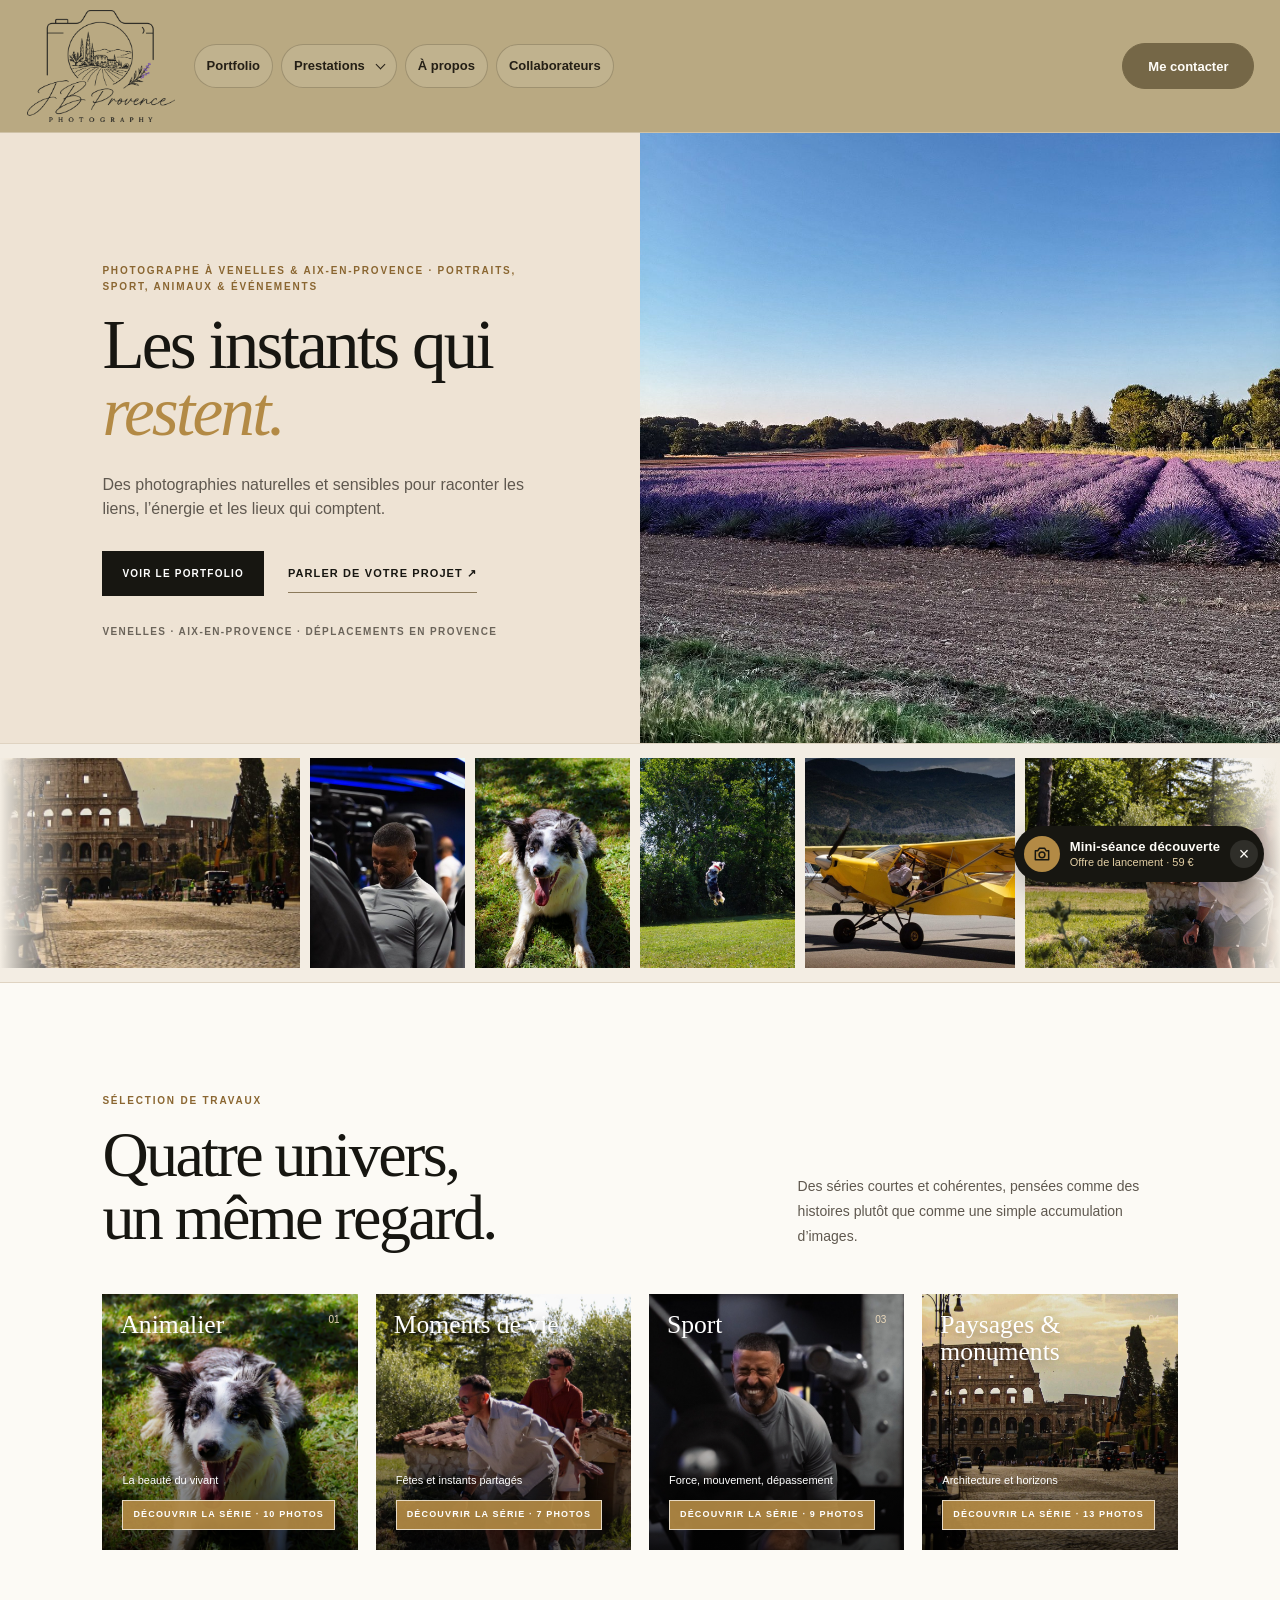
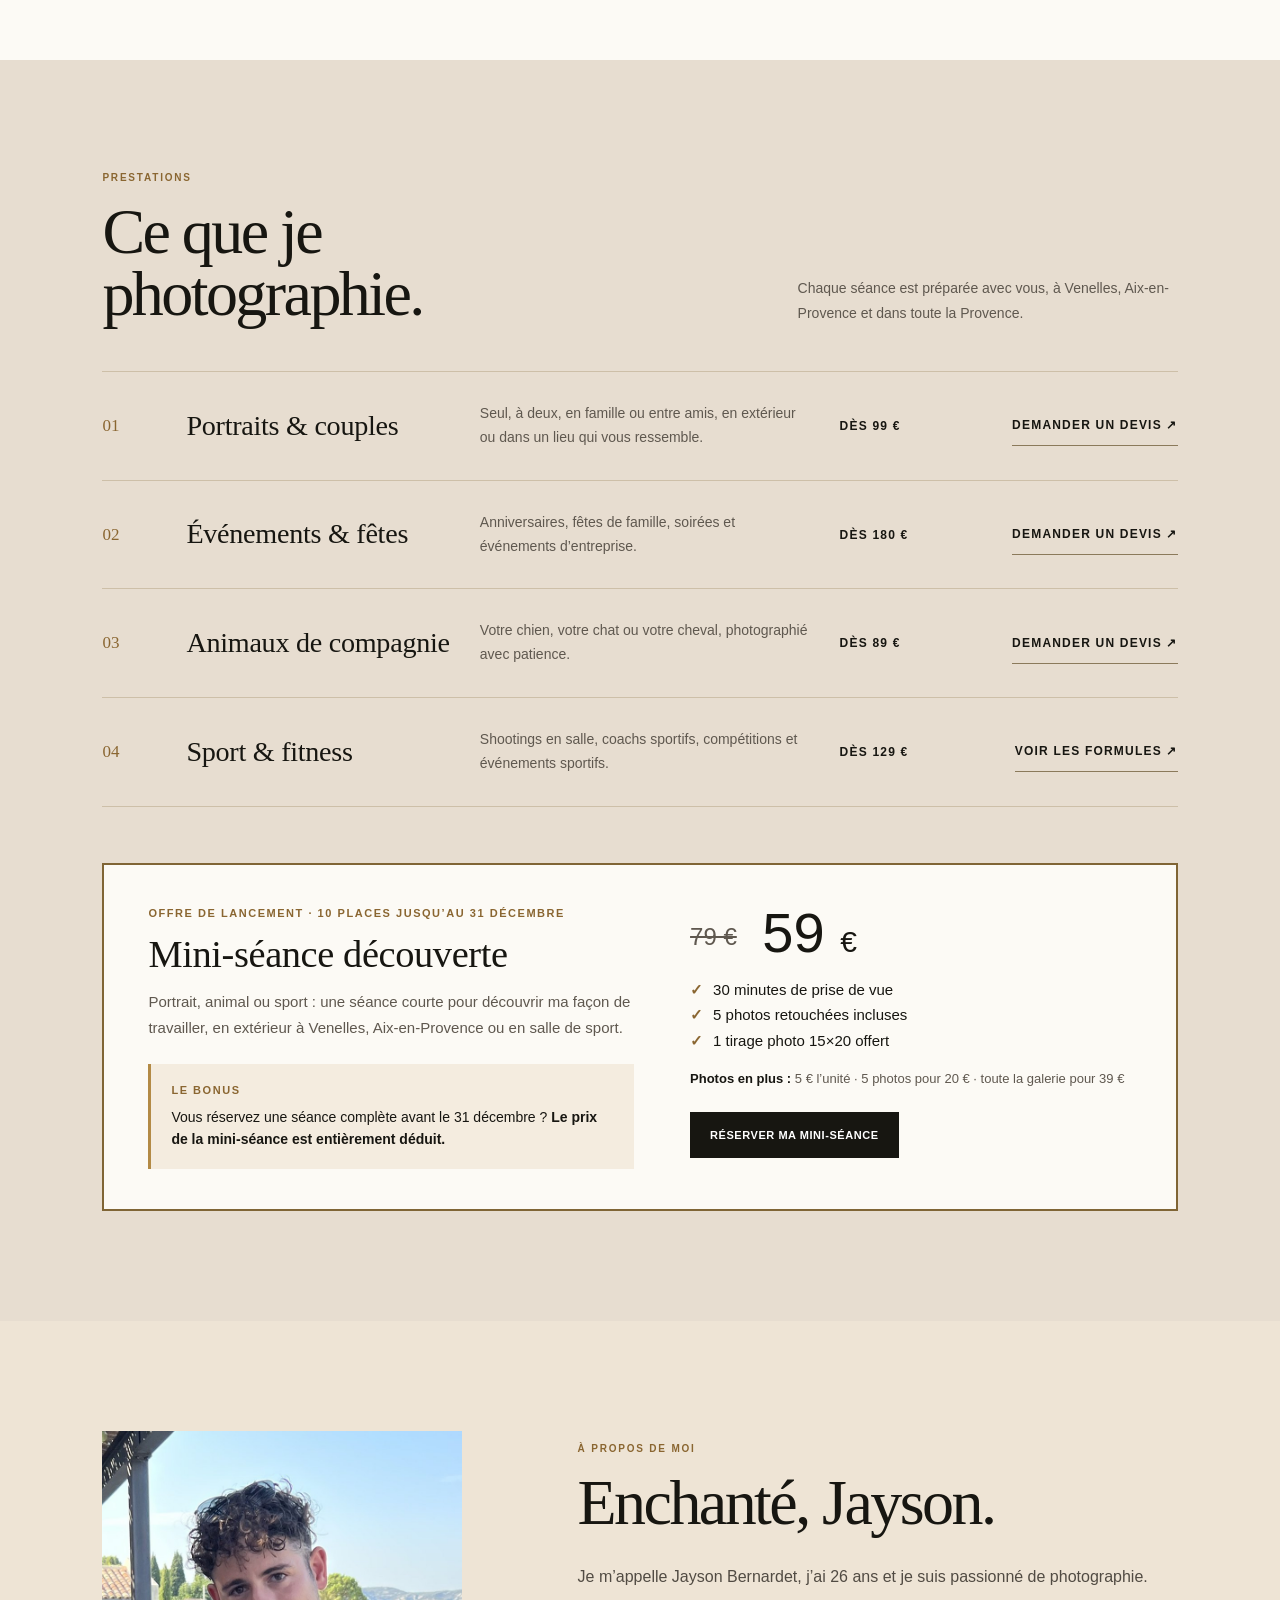
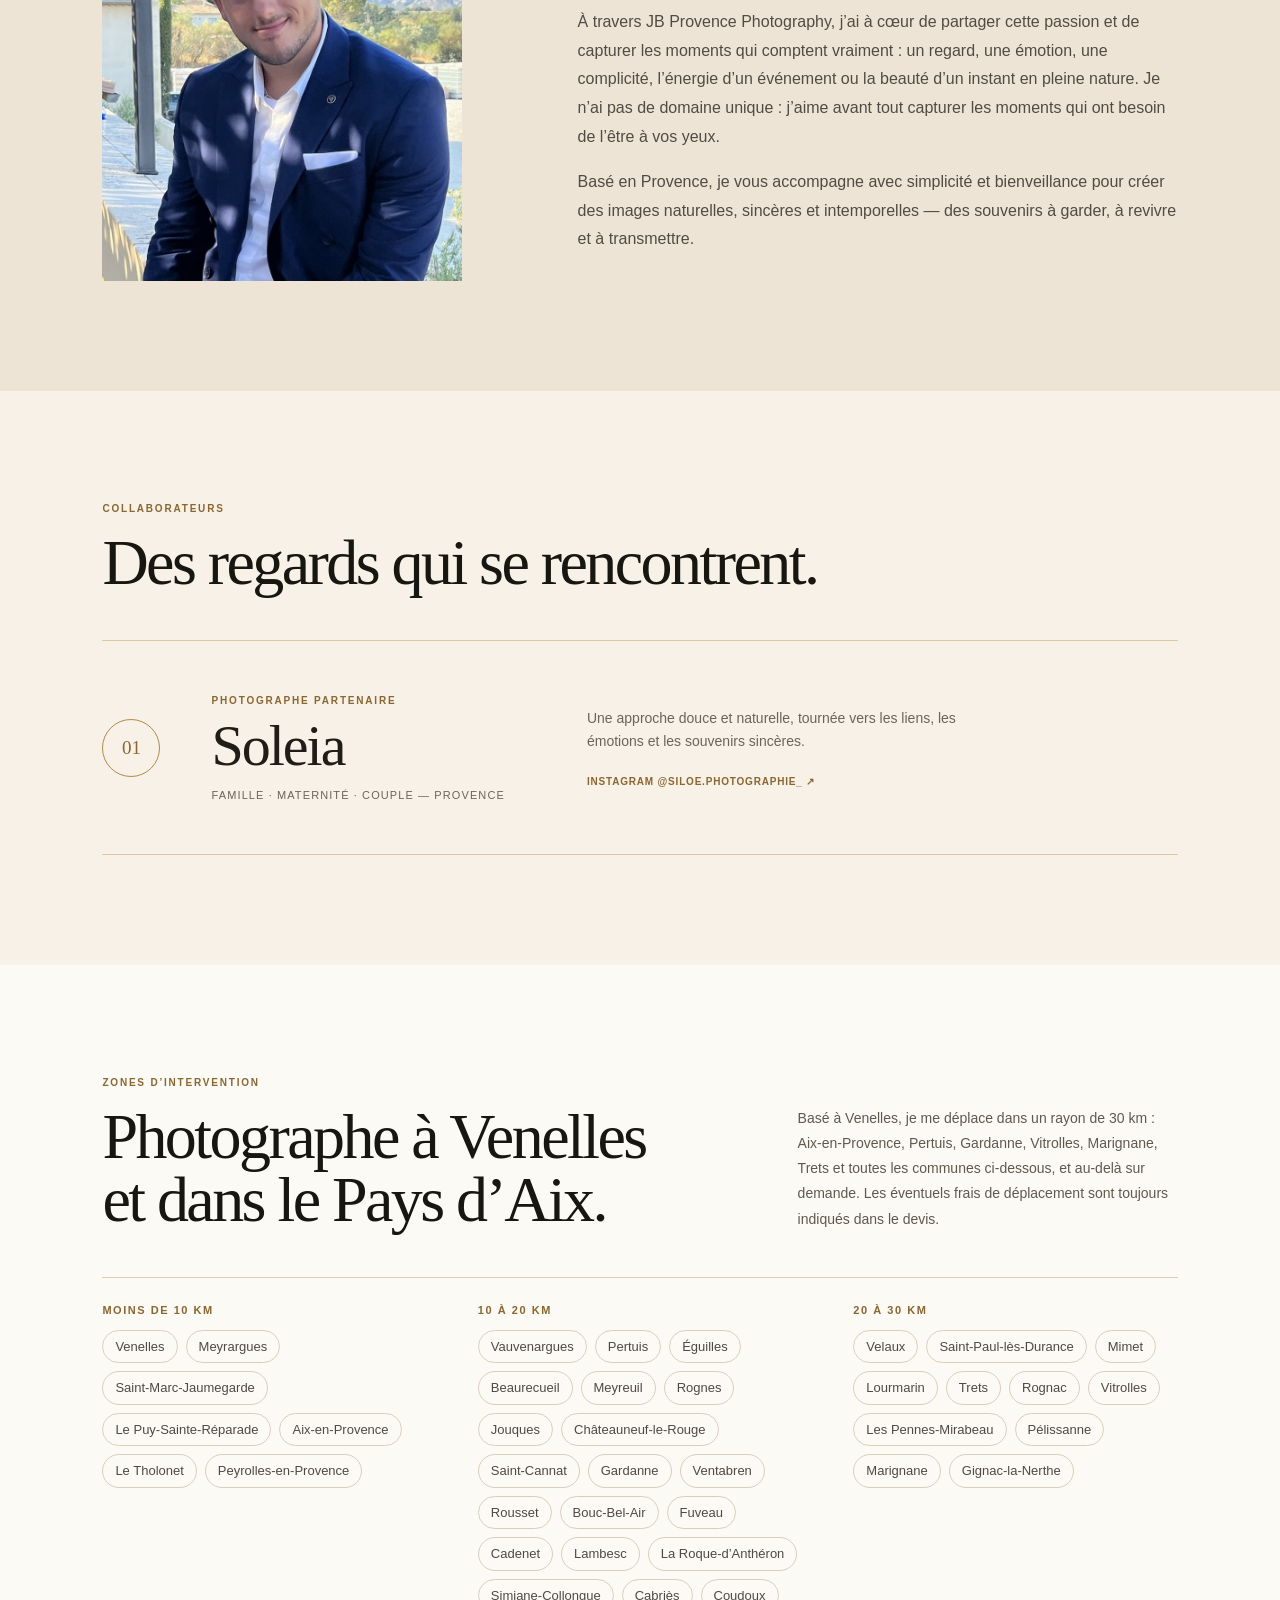
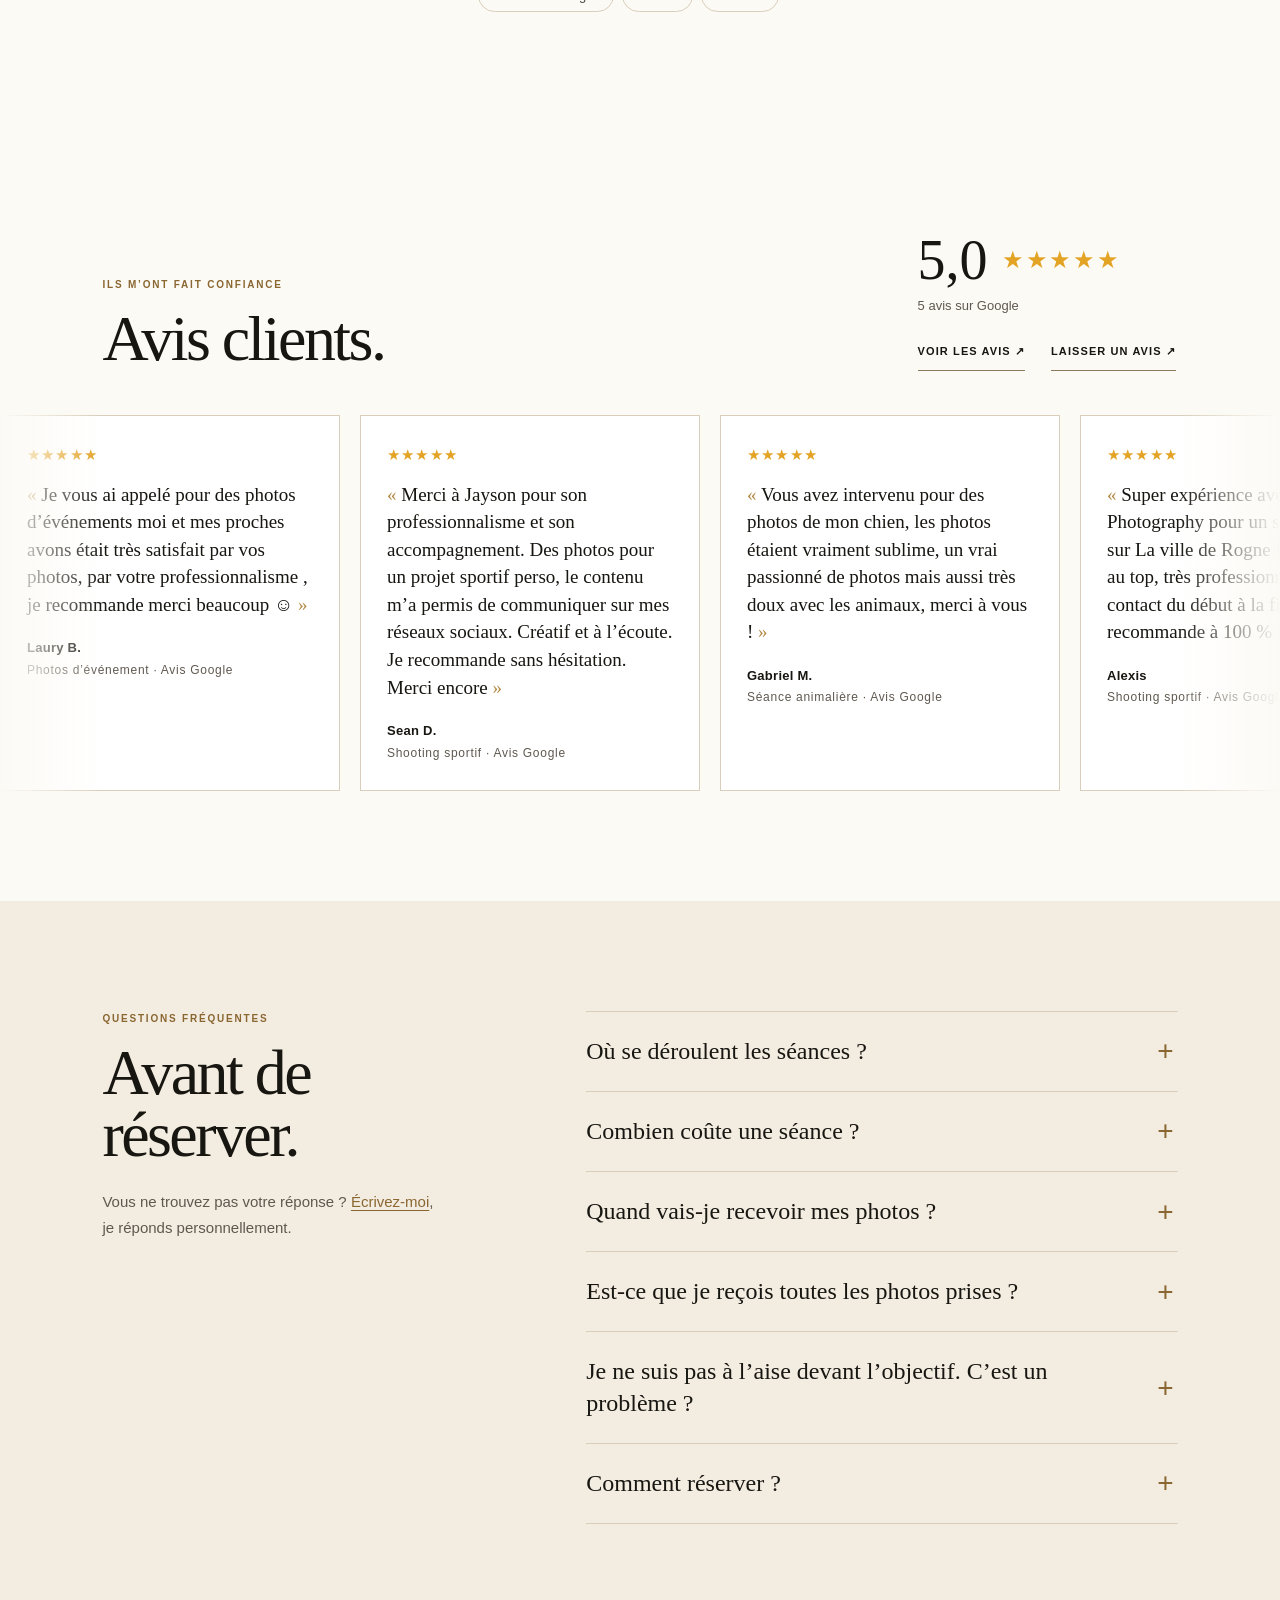
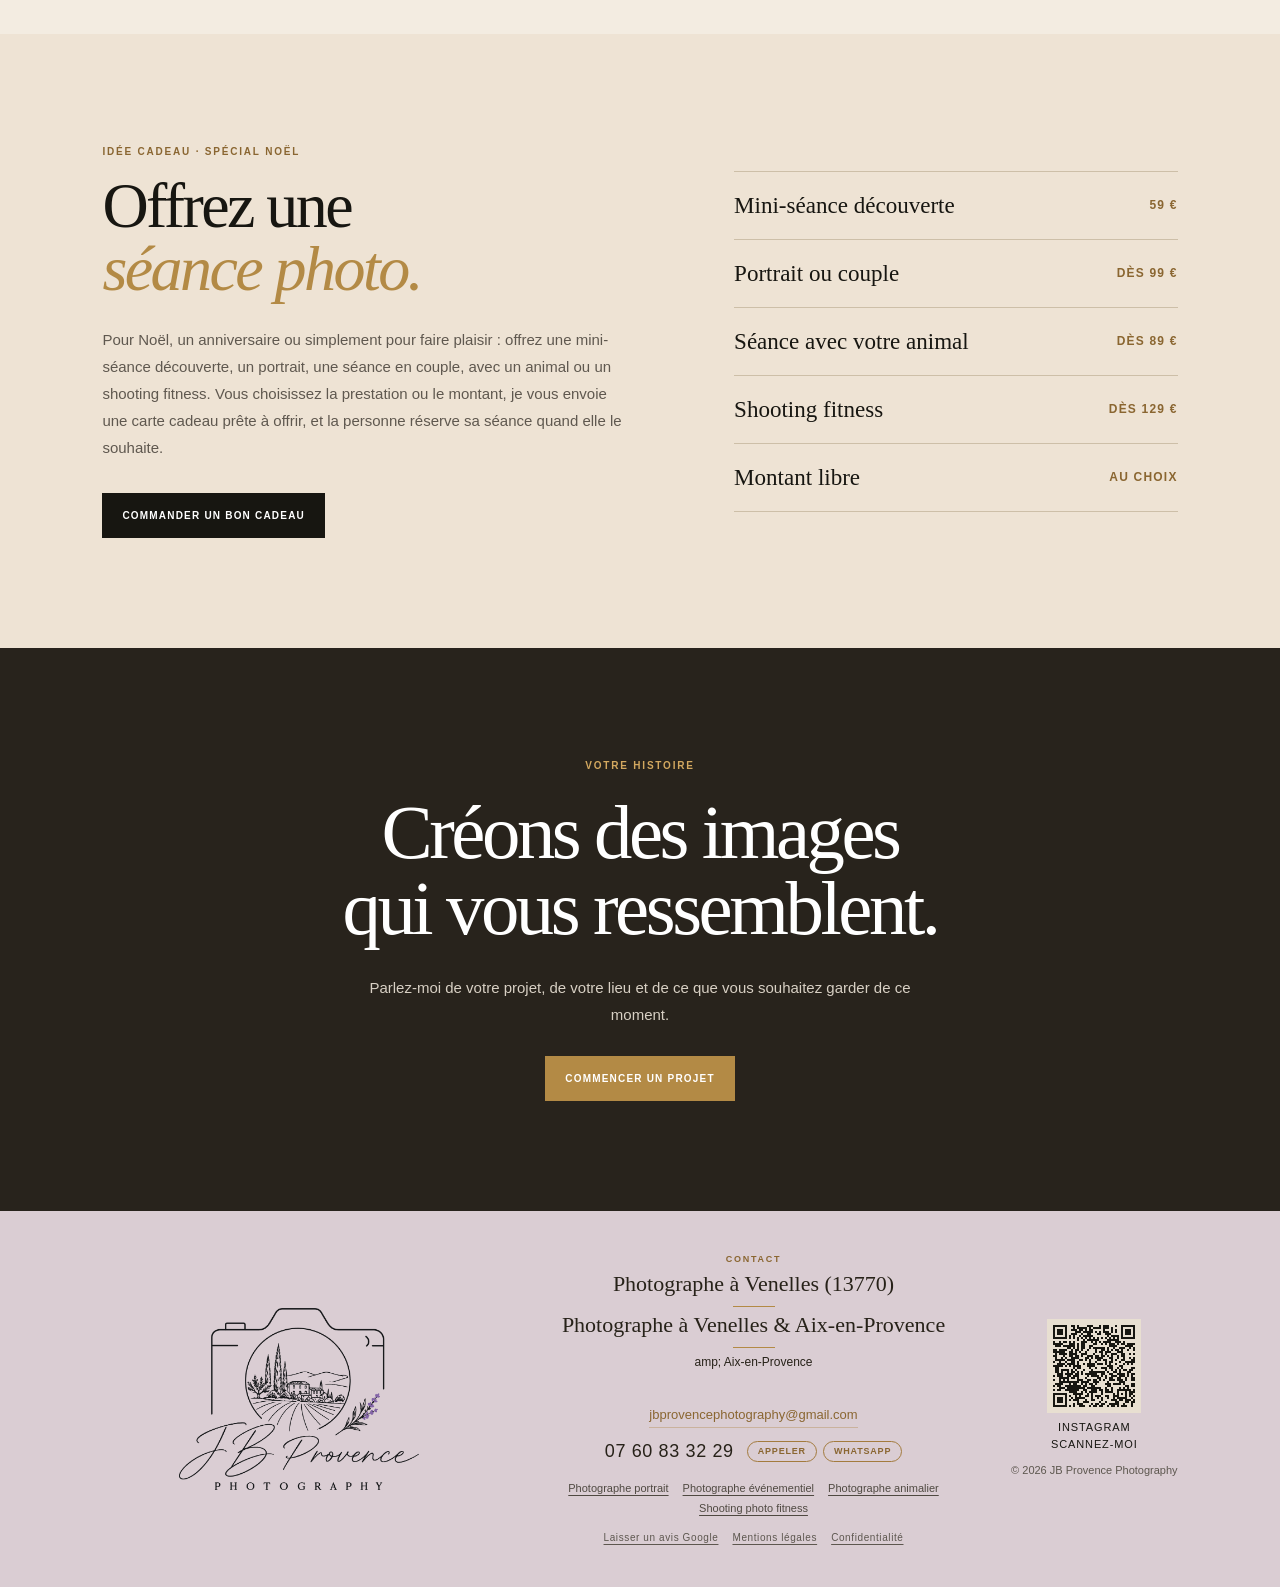
<file: index.html>
<!doctype html>
<html lang="fr">
<head>
  <meta charset="utf-8">
  <script>/* Ancienne adresse GitHub → nom de domaine officiel */ if (location.hostname.endsWith(".github.io")) location.replace("https://jbprovencephotography.com" + location.pathname.replace(/^\/[^\/]+/, "") + location.search + location.hash);</script>
  <meta name="viewport" content="width=device-width, initial-scale=1, viewport-fit=cover">
  <title>Photographe à Venelles &amp; Aix-en-Provence — JB Provence Photography</title>
  <meta name="description" content="Jayson Bernardet, photographe à Venelles près d’Aix-en-Provence : portraits, sport, shooting fitness, animaux et événements. Déplacements dans un rayon de 30 km : Aix, Pertuis, Gardanne, Vitrolles, Marignane, Trets…">
  <meta name="theme-color" content="#b9a982">

  <meta property="og:type" content="website">
  <meta property="og:locale" content="fr_FR">
  <meta property="og:site_name" content="JB Provence Photography">
  <meta property="og:title" content="JB Provence Photography — Photographe en Provence">
  <meta property="og:description" content="Des photographies naturelles et sensibles pour raconter les liens, l’énergie et les lieux qui comptent.">
  <meta property="og:url" content="https://jbprovencephotography.com/">
  <meta property="og:image" content="https://jbprovencephotography.com/assets/images/apercu-partage.jpg">
  <meta property="og:image:width" content="1200">
  <meta property="og:image:height" content="630">
  <meta property="og:image:alt" content="Logo JB Provence Photography et champ de lavande">
  <meta name="twitter:card" content="summary_large_image">
  <link rel="canonical" href="https://jbprovencephotography.com/">

  <link rel="icon" href="assets/images/favicon-32.png" sizes="32x32" type="image/png">
  <link rel="apple-touch-icon" href="assets/images/apple-touch-icon.png">
  <link rel="preload" as="image" href="assets/images/hero-lavande.jpg">
  <link rel="stylesheet" href="assets/css/base.css?v=20261029">
  <link rel="stylesheet" href="assets/css/footer-services.css?v=20261029">
  <link rel="stylesheet" href="assets/css/home.css?v=20261029">

  <script type="application/ld+json">
  {
    "@context": "https://schema.org",
    "@type": "ProfessionalService",
    "name": "JB Provence Photography",
    "description": "Photographe à Venelles, près d’Aix-en-Provence : portraits, sport, fitness, animaux et événements.",
    "founder": "Jayson Bernardet",
    "telephone": "+33760833229",
    "email": "jbprovencephotography@gmail.com",
    "areaServed": [{"@type": "City", "name": "Venelles"}, {"@type": "City", "name": "Meyrargues"}, {"@type": "City", "name": "Saint-Marc-Jaumegarde"}, {"@type": "City", "name": "Le Puy-Sainte-Réparade"}, {"@type": "City", "name": "Aix-en-Provence"}, {"@type": "City", "name": "Le Tholonet"}, {"@type": "City", "name": "Peyrolles-en-Provence"}, {"@type": "City", "name": "Vauvenargues"}, {"@type": "City", "name": "Pertuis"}, {"@type": "City", "name": "Éguilles"}, {"@type": "City", "name": "Beaurecueil"}, {"@type": "City", "name": "Meyreuil"}, {"@type": "City", "name": "Rognes"}, {"@type": "City", "name": "Jouques"}, {"@type": "City", "name": "Châteauneuf-le-Rouge"}, {"@type": "City", "name": "Saint-Cannat"}, {"@type": "City", "name": "Gardanne"}, {"@type": "City", "name": "Ventabren"}, {"@type": "City", "name": "Rousset"}, {"@type": "City", "name": "Bouc-Bel-Air"}, {"@type": "City", "name": "Fuveau"}, {"@type": "City", "name": "Cadenet"}, {"@type": "City", "name": "Lambesc"}, {"@type": "City", "name": "La Roque-d’Anthéron"}, {"@type": "City", "name": "Simiane-Collongue"}, {"@type": "City", "name": "Cabriès"}, {"@type": "City", "name": "Coudoux"}, {"@type": "City", "name": "Velaux"}, {"@type": "City", "name": "Saint-Paul-lès-Durance"}, {"@type": "City", "name": "Mimet"}, {"@type": "City", "name": "Lourmarin"}, {"@type": "City", "name": "Trets"}, {"@type": "City", "name": "Rognac"}, {"@type": "City", "name": "Vitrolles"}, {"@type": "City", "name": "Les Pennes-Mirabeau"}, {"@type": "City", "name": "Pélissanne"}, {"@type": "City", "name": "Marignane"}, {"@type": "City", "name": "Gignac-la-Nerthe"}],
    "geo": {"@type": "GeoCoordinates", "latitude": 43.598, "longitude": 5.483},
    "openingHours": "Mo-Su 08:00-21:00",
    "address": { "@type": "PostalAddress", "addressLocality": "Venelles", "postalCode": "13770", "addressRegion": "Provence-Alpes-Côte d’Azur", "addressCountry": "FR" },
    "url": "https://jbprovencephotography.com/",
    "image": "https://jbprovencephotography.com/assets/images/apercu-partage.jpg",
    "priceRange": "À partir de 59 €",
    "hasMap": "https://www.google.com/maps?cid=9644019520319455197",
    "sameAs": ["https://www.instagram.com/jb_provence_photography/", "https://www.google.com/maps?cid=9644019520319455197"]
  }
  </script>
  <script type="application/ld+json">
{
  "@context": "https://schema.org",
  "@type": "FAQPage",
  "mainEntity": [
    {
      "@type": "Question",
      "name": "Où se déroulent les séances ?",
      "acceptedAnswer": {
        "@type": "Answer",
        "text": "Je suis basé à Venelles, à côté d’Aix-en-Provence, et je me déplace dans un rayon de 30 km et au-delà en Provence : en extérieur, chez vous ou directement sur le lieu de votre choix, une salle de réception ou votre salle de sport. Des frais de déplacement peuvent s’appliquer selon la distance ; ils sont indiqués dans le devis avant toute réservation."
      }
    },
    {
      "@type": "Question",
      "name": "Combien coûte une séance ?",
      "acceptedAnswer": {
        "@type": "Answer",
        "text": "Les séances portrait commencent à 99 €, les séances avec votre animal à 89 € et les reportages d’événement à 180 €. Pour découvrir, la mini-séance de 30 minutes est à 79 € (59 € au tarif de lancement). Je vous envoie ensuite un devis clair et gratuit, adapté à votre projet. Les shootings fitness ont des formules fixes, à partir de 129 € (voir les formules)."
      }
    },
    {
      "@type": "Question",
      "name": "Quand vais-je recevoir mes photos ?",
      "acceptedAnswer": {
        "@type": "Answer",
        "text": "Les photos retouchées sont livrées en général sous 7 à 10 jours (le délai exact est indiqué dans le devis), en JPEG haute définition, par un lien de téléchargement privé."
      }
    },
    {
      "@type": "Question",
      "name": "Est-ce que je reçois toutes les photos prises ?",
      "acceptedAnswer": {
        "@type": "Answer",
        "text": "Je sélectionne les meilleures images puis je les retouche une par une, en couleur et en noir et blanc selon le rendu. Les fichiers bruts (RAW) ne sont pas livrés : ce sont des fichiers de travail non retouchés. Des tirages papier sont possibles en option."
      }
    },
    {
      "@type": "Question",
      "name": "Je ne suis pas à l’aise devant l’objectif. C’est un problème ?",
      "acceptedAnswer": {
        "@type": "Answer",
        "text": "Pas du tout, c’est le cas de la plupart des gens. Je vous guide simplement pendant toute la séance et je laisse la place aux moments naturels : ce sont souvent les images les plus réussies."
      }
    },
    {
      "@type": "Question",
      "name": "Comment réserver ?",
      "acceptedAnswer": {
        "@type": "Answer",
        "text": "Remplissez le formulaire de contact, appelez-moi au 07 60 83 32 29 ou écrivez-moi sur WhatsApp. Nous fixons ensemble la date, le lieu et la formule, puis je vous confirme la réservation."
      }
    }
  ]
}
  </script>
</head>
<body>
  <a class="skip-link" href="#contenu">Aller au contenu</a>

  <header class="site-header">
    <a class="brand" href="#accueil" aria-label="JB Provence Photography, retour en haut de page">
      <img src="assets/images/logo.png" width="300" height="227" alt="JB Provence Photography">
    </a>
    <button class="menu-toggle" type="button" aria-label="Ouvrir le menu" aria-controls="site-nav" aria-expanded="false"><span></span><span></span><span></span></button>
    <nav id="site-nav" class="site-nav" aria-label="Navigation principale">
      <a class="nav-link" href="#univers">Portfolio</a>
      <div class="services-menu">
        <button class="services-trigger" type="button" aria-expanded="false" aria-controls="services-dropdown">Prestations <span class="services-chevron" aria-hidden="true"></span></button>
        <div id="services-dropdown" class="services-dropdown">
          <a href="#decouverte">Mini-séance découverte <span>59 €</span></a>
          <a href="photographe-portrait-aix-en-provence.html">Portraits &amp; couples <span>Dès 99 €</span></a>
          <a href="photographe-evenement-aix-en-provence.html">Événements &amp; fêtes <span>Dès 180 €</span></a>
          <a href="photographe-animalier-aix-en-provence.html">Animaux de compagnie <span>Dès 89 €</span></a>
          <a href="shooting-fitness-aix-en-provence.html">Sport &amp; fitness <span>Dès 129 €</span></a>
          <p class="service-soon">Mariage <span>Bientôt disponible</span></p>
        </div>
      </div>
      <a class="nav-link" href="#a-propos">À propos</a>
      <a class="nav-link" href="#collaborateurs">Collaborateurs</a>
      <a class="nav-contact" href="contact.html">Me contacter</a>
    </nav>
  </header>

  <main id="contenu">
    <!-- Accueil -->
    <section id="accueil" class="hero">
      <div class="hero-copy">
        <h1 class="eyebrow hero-kicker">Photographe à Venelles &amp; Aix-en-Provence · Portraits, sport, animaux &amp; événements</h1>
        <p class="display hero-title">Les instants qui<br><em>restent.</em></p>
        <p class="hero-text">Des photographies naturelles et sensibles pour raconter les liens, l’énergie et les lieux qui comptent.</p>
        <div class="hero-actions">
          <a class="button" href="#univers">Voir le portfolio</a>
          <a class="text-link" href="contact.html">Parler de votre projet <span aria-hidden="true">↗</span></a>
        </div>
        <p class="hero-location">Venelles · Aix-en-Provence · Déplacements en Provence</p>
      </div>
      <div class="hero-visual" role="img" aria-label="Champ de lavande en Provence sous un ciel bleu"></div>
    </section>

    <!-- Bandeau défilant : chaque vignette ouvre la galerie indiquée dans data-gallery -->
    <section class="showcase" aria-label="Aperçu des galeries">
      <div class="showcase-window">
        <div class="showcase-track">
          <div class="showcase-group">
            <button class="showcase-card is-landscape" type="button" data-gallery="paysage"><img src="assets/images/miniatures/colisee-rome.jpg" width="336" height="420" decoding="async" alt="Le Colisée à Rome"></button>
            <button class="showcase-card is-portrait" type="button" data-gallery="sport"><img src="assets/images/miniatures/coach-seance-1.jpg" width="280" height="420" decoding="async" alt="Sportif en plein effort"></button>
            <button class="showcase-card is-portrait" type="button" data-gallery="animalier"><img src="assets/images/miniatures/border-collie.jpg" width="280" height="420" decoding="async" alt="Border collie dans l’herbe"></button>
            <button class="showcase-card is-portrait" type="button" data-gallery="animalier"><img src="assets/images/miniatures/border-collie-saut.jpg" width="280" height="420" decoding="async" alt="Border collie en plein saut"></button>
            <button class="showcase-card" type="button" data-gallery="paysage"><img src="assets/images/miniatures/avion-montagne.jpg" width="420" height="420" decoding="async" alt="Avion jaune devant les montagnes"></button>
            <button class="showcase-card is-landscape" type="button" data-gallery="moments"><img src="assets/images/miniatures/petanque-pointeur.jpg" width="630" height="420" decoding="async" alt="Partie de pétanque entre amis"></button>
            <button class="showcase-card" type="button" data-gallery="sport"><img src="assets/images/miniatures/coach-seance-3.jpg" width="420" height="420" decoding="async" alt="Sportif pendant un exercice intense"></button>
            <button class="showcase-card is-portrait" type="button" data-gallery="paysage"><img src="assets/images/miniatures/monument-rome-1.jpg" width="280" height="420" decoding="async" alt="Église historique et coupole à Rome"></button>
            <button class="showcase-card is-portrait" type="button" data-gallery="animalier"><img src="assets/images/miniatures/chat-tricolore.jpg" width="280" height="420" decoding="async" alt="Chat tricolore en extérieur"></button>
            <button class="showcase-card is-portrait" type="button" data-gallery="animalier"><img src="assets/images/miniatures/chien-sourire.jpg" width="280" height="420" decoding="async" alt="Chien souriant"></button>
            <button class="showcase-card is-portrait" type="button" data-gallery="animalier"><img src="assets/images/miniatures/border-collie-yeux.jpg" width="280" height="420" decoding="async" alt="Border collie aux yeux vairons"></button>
            <button class="showcase-card is-landscape" type="button" data-gallery="sport"><img src="assets/images/miniatures/coach-seance-6.jpg" width="280" height="420" decoding="async" alt="Coach et sportif dans une salle"></button>
            <button class="showcase-card is-portrait" type="button" data-gallery="paysage"><img src="assets/images/miniatures/ape-italie.jpg" width="280" height="420" decoding="async" alt="Triporteur dans une rue italienne"></button>
            <button class="showcase-card is-portrait" type="button" data-gallery="animalier"><img src="assets/images/miniatures/golden-retriever.jpg" width="280" height="420" decoding="async" alt="Golden retriever assis"></button>
            <button class="showcase-card is-portrait" type="button" data-gallery="moments"><img src="assets/images/miniatures/petanque-groupe.jpg" width="280" height="420" decoding="async" alt="Amis autour du terrain de pétanque"></button>
            <button class="showcase-card" type="button" data-gallery="paysage"><img src="assets/images/miniatures/detail-facade.jpg" width="420" height="420" decoding="async" alt="Détail d’une façade ancienne"></button>
            <button class="showcase-card is-portrait" type="button" data-gallery="moments"><img src="assets/images/miniatures/petanque-tireur.jpg" width="280" height="420" decoding="async" alt="Joueur de pétanque en plein tir"></button>
            <button class="showcase-card is-portrait" type="button" data-gallery="animalier"><img src="assets/images/miniatures/corgi-sourire.jpg" width="280" height="420" decoding="async" alt="Chiot corgi souriant"></button>
            <button class="showcase-card is-portrait" type="button" data-gallery="paysage"><img src="assets/images/miniatures/monument-rome-2.jpg" width="280" height="420" decoding="async" alt="Clocher historique sous un ciel bleu"></button>
            <button class="showcase-card is-portrait" type="button" data-gallery="paysage"><img src="assets/images/miniatures/monument-rome-3.jpg" width="280" height="420" decoding="async" alt="Statue ornant une façade historique"></button>
          </div>
        </div>
      </div>
    </section>

    <!-- Portfolio : les photos de chaque univers sont listées dans assets/js/galleries.js -->
    <section id="univers" class="section">
      <div class="section-heading">
        <div>
          <p class="eyebrow">Sélection de travaux</p>
          <h2 class="display">Quatre univers,<br>un même regard.</h2>
        </div>
        <p class="section-intro">Des séries courtes et cohérentes, pensées comme des histoires plutôt que comme une simple accumulation d’images.</p>
      </div>
      <div class="tiles">
        <button class="tile tile--animalier" type="button" data-gallery="animalier" aria-controls="galerie" aria-expanded="false">
          <span class="tile-number">01</span><span class="tile-title">Animalier</span>
          <span class="tile-subtitle">La beauté du vivant</span><span class="tile-status" data-gallery-count></span>
        </button>
        <button class="tile tile--moments" type="button" data-gallery="moments" aria-controls="galerie" aria-expanded="false">
          <span class="tile-number">02</span><span class="tile-title">Moments de vie</span>
          <span class="tile-subtitle">Fêtes et instants partagés</span><span class="tile-status" data-gallery-count></span>
        </button>
        <button class="tile tile--sport" type="button" data-gallery="sport" aria-controls="galerie" aria-expanded="false">
          <span class="tile-number">03</span><span class="tile-title">Sport</span>
          <span class="tile-subtitle">Force, mouvement, dépassement</span><span class="tile-status" data-gallery-count></span>
        </button>
        <button class="tile tile--paysage" type="button" data-gallery="paysage" aria-controls="galerie" aria-expanded="false">
          <span class="tile-number">04</span><span class="tile-title">Paysages &amp; monuments</span>
          <span class="tile-subtitle">Architecture et horizons</span><span class="tile-status" data-gallery-count></span>
        </button>
      </div>
    </section>

    <section id="galerie" class="section gallery" aria-labelledby="gallery-title" hidden>
      <div class="gallery-heading">
        <div>
          <p class="eyebrow">Galerie</p>
          <h2 id="gallery-title" class="display"></h2>
          <p id="gallery-subtitle"></p>
        </div>
        <button id="gallery-close" class="gallery-close" type="button">Fermer la galerie ×</button>
      </div>
      <div id="photo-grid" class="photo-grid"></div>
    </section>

    <div id="lightbox" class="lightbox" role="dialog" aria-modal="true" aria-label="Photo agrandie" hidden>
      <button class="lightbox-close" type="button" aria-label="Fermer">×</button>
      <button class="lightbox-arrow lightbox-prev" type="button" aria-label="Photo précédente">‹</button>
      <img alt="">
      <button class="lightbox-arrow lightbox-next" type="button" aria-label="Photo suivante">›</button>
      <p class="lightbox-caption"></p>
    </div>

    <!-- Prestations : les catégories (détail des formules sur chaque page), puis la mini-séance découverte -->
    <section id="prestations" class="section services" aria-labelledby="services-title">
      <div class="section-heading">
        <div>
          <p class="eyebrow">Prestations</p>
          <h2 id="services-title" class="display">Ce que je<br>photographie.</h2>
        </div>
        <p class="section-intro">Chaque séance est préparée avec vous, à Venelles, Aix-en-Provence et dans toute la Provence.</p>
      </div>
      <ol class="services-list">
        <li class="service-row">
          <span class="service-number">01</span>
          <h3><a href="photographe-portrait-aix-en-provence.html">Portraits &amp; couples</a></h3>
          <p>Seul, à deux, en famille ou entre amis, en extérieur ou dans un lieu qui vous ressemble.</p>
          <p class="service-price">Dès 99&nbsp;€</p>
          <a class="text-link" href="contact.html?projet=Portrait#demande">Demander un devis <span aria-hidden="true">↗</span></a>
        </li>
        <li class="service-row">
          <span class="service-number">02</span>
          <h3><a href="photographe-evenement-aix-en-provence.html">Événements &amp; fêtes</a></h3>
          <p>Anniversaires, fêtes de famille, soirées et événements d’entreprise.</p>
          <p class="service-price">Dès 180&nbsp;€</p>
          <a class="text-link" href="contact.html?projet=%C3%89v%C3%A9nement#demande">Demander un devis <span aria-hidden="true">↗</span></a>
        </li>
        <li class="service-row">
          <span class="service-number">03</span>
          <h3><a href="photographe-animalier-aix-en-provence.html">Animaux de compagnie</a></h3>
          <p>Votre chien, votre chat ou votre cheval, photographié avec patience.</p>
          <p class="service-price">Dès 89&nbsp;€</p>
          <a class="text-link" href="contact.html?projet=Animalier#demande">Demander un devis <span aria-hidden="true">↗</span></a>
        </li>
        <li class="service-row">
          <span class="service-number">04</span>
          <h3><a href="shooting-fitness-aix-en-provence.html">Sport &amp; fitness</a></h3>
          <p>Shootings en salle, coachs sportifs, compétitions et événements sportifs.</p>
          <p class="service-price">Dès 129&nbsp;€</p>
          <a class="text-link" href="shooting-fitness-aix-en-provence.html">Voir les formules <span aria-hidden="true">↗</span></a>
        </li>
      </ol>

      <!-- Mini-séance découverte (offre de lancement) -->
      <div id="decouverte" class="discovery">
        <div class="discovery-intro">
          <p class="discovery-label">Offre de lancement · 10 places jusqu’au 31 décembre</p>
          <h3>Mini-séance découverte</h3>
          <p>Portrait, animal ou sport&nbsp;: une séance courte pour découvrir ma façon de travailler, en extérieur à Venelles, Aix-en-Provence ou en salle de sport.</p>
          <div class="discovery-bonus">
            <p class="discovery-bonus-title">Le bonus</p>
            <p>Vous réservez une séance complète avant le 31&nbsp;décembre&nbsp;? <strong>Le prix de la mini-séance est entièrement déduit.</strong></p>
          </div>
        </div>
        <div class="discovery-offer">
          <p class="discovery-price"><span class="discovery-old">79&nbsp;€</span> 59&nbsp;<span>€</span></p>
          <ul>
            <li>30 minutes de prise de vue</li>
            <li>5 photos retouchées incluses</li>
            <li>1 tirage photo 15×20 offert</li>
          </ul>
          <p class="discovery-extra"><strong>Photos en plus&nbsp;:</strong> 5&nbsp;€ l’unité · 5 photos pour 20&nbsp;€ · toute la galerie pour 39&nbsp;€</p>
          <a class="button" href="contact.html?projet=Mini-s%C3%A9ance%20d%C3%A9couverte#demande">Réserver ma mini-séance</a>
        </div>
      </div>
    </section>

    <!-- À propos -->
    <section id="a-propos" class="section about">
      <figure class="about-photo"><img src="assets/images/jayson-bernardet.jpg" width="800" height="1000" loading="lazy" decoding="async" alt="Jayson Bernardet, photographe à Venelles, en Provence"></figure>
      <div class="about-copy">
        <p class="eyebrow">À propos de moi</p>
        <h2 class="display">Enchanté, Jayson.</h2>
        <p>Je m’appelle Jayson Bernardet, j’ai <span data-age="2000-08-08">26</span> ans et je suis passionné de photographie.</p>
        <p>À travers JB Provence Photography, j’ai à cœur de partager cette passion et de capturer les moments qui comptent vraiment : un regard, une émotion, une complicité, l’énergie d’un événement ou la beauté d’un instant en pleine nature. Je n’ai pas de domaine unique : j’aime avant tout capturer les moments qui ont besoin de l’être à vos yeux.</p>
        <p>Basé en Provence, je vous accompagne avec simplicité et bienveillance pour créer des images naturelles, sincères et intemporelles — des souvenirs à garder, à revivre et à transmettre.</p>
      </div>
    </section>

    <!-- Collaborateurs -->
    <section id="collaborateurs" class="section collaborators">
      <div class="collaborators-heading">
        <p class="eyebrow">Collaborateurs</p>
        <h2 class="display">Des regards qui se rencontrent.</h2>
      </div>
      <article class="collaborator">
        <span class="collaborator-number" aria-hidden="true">01</span>
        <div>
          <p class="collaborator-role">Photographe partenaire</p>
          <h3>Soleia</h3>
          <p class="collaborator-tags">Famille · Maternité · Couple — Provence</p>
        </div>
        <div class="collaborator-details">
          <p>Une approche douce et naturelle, tournée vers les liens, les émotions et les souvenirs sincères.</p>
          <div class="collaborator-links">
            <a href="https://www.instagram.com/siloe.photographie_/" target="_blank" rel="noopener">Instagram @siloe.photographie_ <span aria-hidden="true">↗</span></a>
          </div>
        </div>
      </article>
    </section>

    <!-- Zones d'intervention : communes à 30 km autour de Venelles -->
    <section id="zones" class="section zones" aria-labelledby="zones-title">
      <div class="section-heading">
        <div>
          <p class="eyebrow">Zones d’intervention</p>
          <h2 id="zones-title" class="display">Photographe à Venelles<br>et dans le Pays d’Aix.</h2>
        </div>
        <p class="section-intro">Basé à Venelles, je me déplace dans un rayon de 30&nbsp;km&nbsp;: Aix-en-Provence, Pertuis, Gardanne, Vitrolles, Marignane, Trets et toutes les communes ci-dessous, et au-delà sur demande. Les éventuels frais de déplacement sont toujours indiqués dans le devis.</p>
      </div>
      <div class="zones-grid">
        <div class="zone-group">
          <h3>Moins de 10 km</h3>
          <ul><li>Venelles</li><li>Meyrargues</li><li>Saint-Marc-Jaumegarde</li><li>Le Puy-Sainte-Réparade</li><li>Aix-en-Provence</li><li>Le Tholonet</li><li>Peyrolles-en-Provence</li></ul>
        </div>
        <div class="zone-group">
          <h3>10 à 20 km</h3>
          <ul><li>Vauvenargues</li><li>Pertuis</li><li>Éguilles</li><li>Beaurecueil</li><li>Meyreuil</li><li>Rognes</li><li>Jouques</li><li>Châteauneuf-le-Rouge</li><li>Saint-Cannat</li><li>Gardanne</li><li>Ventabren</li><li>Rousset</li><li>Bouc-Bel-Air</li><li>Fuveau</li><li>Cadenet</li><li>Lambesc</li><li>La Roque-d’Anthéron</li><li>Simiane-Collongue</li><li>Cabriès</li><li>Coudoux</li></ul>
        </div>
        <div class="zone-group">
          <h3>20 à 30 km</h3>
          <ul><li>Velaux</li><li>Saint-Paul-lès-Durance</li><li>Mimet</li><li>Lourmarin</li><li>Trets</li><li>Rognac</li><li>Vitrolles</li><li>Les Pennes-Mirabeau</li><li>Pélissanne</li><li>Marignane</li><li>Gignac-la-Nerthe</li></ul>
        </div>
      </div>
    </section>

    <!-- Avis Google : note + bandeau défilant (contenu dans assets/js/avis.js) -->
    <section id="avis" class="section reviews" aria-labelledby="reviews-title">
      <div class="reviews-heading">
        <div>
          <p class="eyebrow">Ils m’ont fait confiance</p>
          <h2 id="reviews-title" class="display">Avis clients.</h2>
        </div>
        <div class="google-score">
          <p class="google-score-note"><strong data-google-note>5,0</strong><span class="stars" aria-hidden="true">★★★★★</span></p>
          <p class="google-score-count"><span data-google-count>6 avis</span> sur Google</p>
          <div class="google-score-links">
            <a class="text-link" href="https://www.google.com/maps?cid=9644019520319455197" target="_blank" rel="noopener">Voir les avis <span aria-hidden="true">↗</span></a>
            <a class="text-link" href="https://g.page/r/Cd3_klOocNaFEBM/review" target="_blank" rel="noopener">Laisser un avis <span aria-hidden="true">↗</span></a>
          </div>
        </div>
      </div>
      <div class="reviews-marquee" hidden>
        <div class="reviews-track"><div class="reviews-group" id="reviews-list"></div></div>
      </div>
    </section>

    <!-- Questions fréquentes -->
    <section id="faq" class="section faq" aria-labelledby="faq-title">
      <div class="faq-heading">
        <p class="eyebrow">Questions fréquentes</p>
        <h2 id="faq-title" class="display">Avant de réserver.</h2>
        <p>Vous ne trouvez pas votre réponse&nbsp;? <a href="contact.html">Écrivez-moi</a>, je réponds personnellement.</p>
      </div>
      <div class="faq-list">
        <details>
          <summary>Où se déroulent les séances&nbsp;?</summary>
          <p>Je suis basé à Venelles, à côté d’Aix-en-Provence, et je me déplace dans un rayon de 30&nbsp;km (<a href="#zones">voir les communes</a>) et au-delà en Provence : en extérieur, chez vous ou directement sur le lieu de votre choix, une salle de réception ou votre salle de sport. Des frais de déplacement peuvent s’appliquer selon la distance&nbsp;; ils sont indiqués dans le devis avant toute réservation.</p>
        </details>
        <details>
          <summary>Combien coûte une séance&nbsp;?</summary>
          <p>Les séances portrait commencent à 99&nbsp;€, les séances avec votre animal à 89&nbsp;€ et les reportages d’événement à 180&nbsp;€. Pour découvrir, la mini-séance de 30&nbsp;minutes est à 79&nbsp;€ (59&nbsp;€ au tarif de lancement). Je vous envoie ensuite un devis clair et gratuit, adapté à votre projet. Les shootings fitness ont des formules fixes, à partir de 129&nbsp;€ (<a href="shooting-fitness-aix-en-provence.html#formules">voir les formules</a>).</p>
        </details>
        <details>
          <summary>Quand vais-je recevoir mes photos&nbsp;?</summary>
          <p>Les photos retouchées sont livrées en général sous 7 à 10 jours (le délai exact est indiqué dans le devis), en JPEG haute définition, par un lien de téléchargement privé.</p>
        </details>
        <details>
          <summary>Est-ce que je reçois toutes les photos prises&nbsp;?</summary>
          <p>Je sélectionne les meilleures images puis je les retouche une par une, en couleur et en noir et blanc selon le rendu. Les fichiers bruts (RAW) ne sont pas livrés&nbsp;: ce sont des fichiers de travail non retouchés. Des tirages papier sont possibles en option.</p>
        </details>
        <details>
          <summary>Je ne suis pas à l’aise devant l’objectif. C’est un problème&nbsp;?</summary>
          <p>Pas du tout, c’est le cas de la plupart des gens. Je vous guide simplement pendant toute la séance et je laisse la place aux moments naturels&nbsp;: ce sont souvent les images les plus réussies.</p>
        </details>
        <details>
          <summary>Comment réserver&nbsp;?</summary>
          <p>Remplissez le <a href="contact.html#demande">formulaire de contact</a>, appelez-moi au <a href="tel:+33760833229">07&nbsp;60&nbsp;83&nbsp;32&nbsp;29</a> ou écrivez-moi sur <a href="https://wa.me/33760833229" target="_blank" rel="noopener">WhatsApp</a>. Nous fixons ensemble la date, le lieu et la formule, puis je vous confirme la réservation.</p>
        </details>
      </div>
    </section>

    <!-- Bons cadeaux -->
    <section id="cadeau" class="section gift" aria-labelledby="gift-title">
      <div class="gift-copy">
        <p class="eyebrow">Idée cadeau · Spécial Noël</p>
        <h2 id="gift-title" class="display">Offrez une<br><em>séance photo.</em></h2>
        <p>Pour Noël, un anniversaire ou simplement pour faire plaisir&nbsp;: offrez une mini-séance découverte, un portrait, une séance en couple, avec un animal ou un shooting fitness. Vous choisissez la prestation ou le montant, je vous envoie une carte cadeau prête à offrir, et la personne réserve sa séance quand elle le souhaite.</p>
        <a class="button" href="contact.html?projet=Bon%20cadeau#demande">Commander un bon cadeau</a>
      </div>
      <ul class="gift-list">
        <li><span>Mini-séance découverte</span><strong>59&nbsp;€</strong></li>
        <li><span>Portrait ou couple</span><strong>dès 99&nbsp;€</strong></li>
        <li><span>Séance avec votre animal</span><strong>dès 89&nbsp;€</strong></li>
        <li><span>Shooting fitness</span><strong>dès 129&nbsp;€</strong></li>
        <li><span>Montant libre</span><strong>au choix</strong></li>
      </ul>
    </section>

    <section class="cta" aria-labelledby="cta-title">
      <p class="eyebrow">Votre histoire</p>
      <h2 id="cta-title" class="display">Créons des images<br>qui vous ressemblent.</h2>
      <p>Parlez-moi de votre projet, de votre lieu et de ce que vous souhaitez garder de ce moment.</p>
      <a class="button" href="contact.html">Commencer un projet</a>
    </section>
  </main>

  <!-- Barre de contact fixe, visible sur téléphone après le haut de page -->
  <nav class="mobile-cta" aria-label="Contact rapide">
    <a href="tel:+33760833229">Appeler</a>
    <a href="https://wa.me/33760833229" target="_blank" rel="noopener">WhatsApp</a>
    <a class="mobile-cta-main" href="contact.html#demande">Réserver</a>
  </nav>

  <footer class="site-footer">
    <a class="footer-brand" href="#accueil" aria-label="JB Provence Photography, retour en haut de page"><img src="assets/images/logo.png" width="300" height="227" loading="lazy" alt="JB Provence Photography"></a>
    <div class="footer-contact">
      <span class="footer-kicker">Contact</span>
      <p class="footer-title">Photographe à Venelles (13770) <p class="footer-title">Photographe à Venelles &amp; Aix-en-Provence</p>amp; Aix-en-Provence</p>
      <a class="footer-email" href="mailto:jbprovencephotography@gmail.com">jbprovencephotography@gmail.com</a>
      <div class="footer-phone-row">
        <a class="footer-phone" href="tel:+33760833229">07 60 83 32 29</a>
        <span class="pill-actions"><a href="tel:+33760833229">Appeler</a><a href="https://wa.me/33760833229" target="_blank" rel="noopener">WhatsApp</a></span>
      </div>
      <nav class="footer-services" aria-label="Prestations">
        <a href="photographe-portrait-aix-en-provence.html">Photographe portrait</a>
        <a href="photographe-evenement-aix-en-provence.html">Photographe événementiel</a>
        <a href="photographe-animalier-aix-en-provence.html">Photographe animalier</a>
        <a href="shooting-fitness-aix-en-provence.html">Shooting photo fitness</a>
      </nav>
      <nav class="footer-legal" aria-label="Informations légales">
        <a href="https://g.page/r/Cd3_klOocNaFEBM/review" target="_blank" rel="noopener">Laisser un avis Google</a>
        <a href="mentions-legales.html">Mentions légales</a>
        <a href="mentions-legales.html#donnees-personnelles">Confidentialité</a>
      </nav>
    </div>
    <div class="instagram-qr">
      <a href="https://www.instagram.com/jb_provence_photography/" target="_blank" rel="noopener"><img src="assets/images/instagram-qr.png" width="94" height="94" alt="QR code vers l’Instagram de JB Provence Photography"><span>Instagram<br>Scannez-moi</span></a>
      <small>© <span data-year>2026</span> JB Provence Photography</small>
    </div>
  </footer>

  <script src="assets/js/main.js?v=20261029" defer></script>
  <script src="assets/js/galleries.js" defer></script>
  <script src="assets/js/avis.js" defer></script>
  <script src="assets/js/home.js?v=20261029" defer></script>
</body>
</html>
</file>
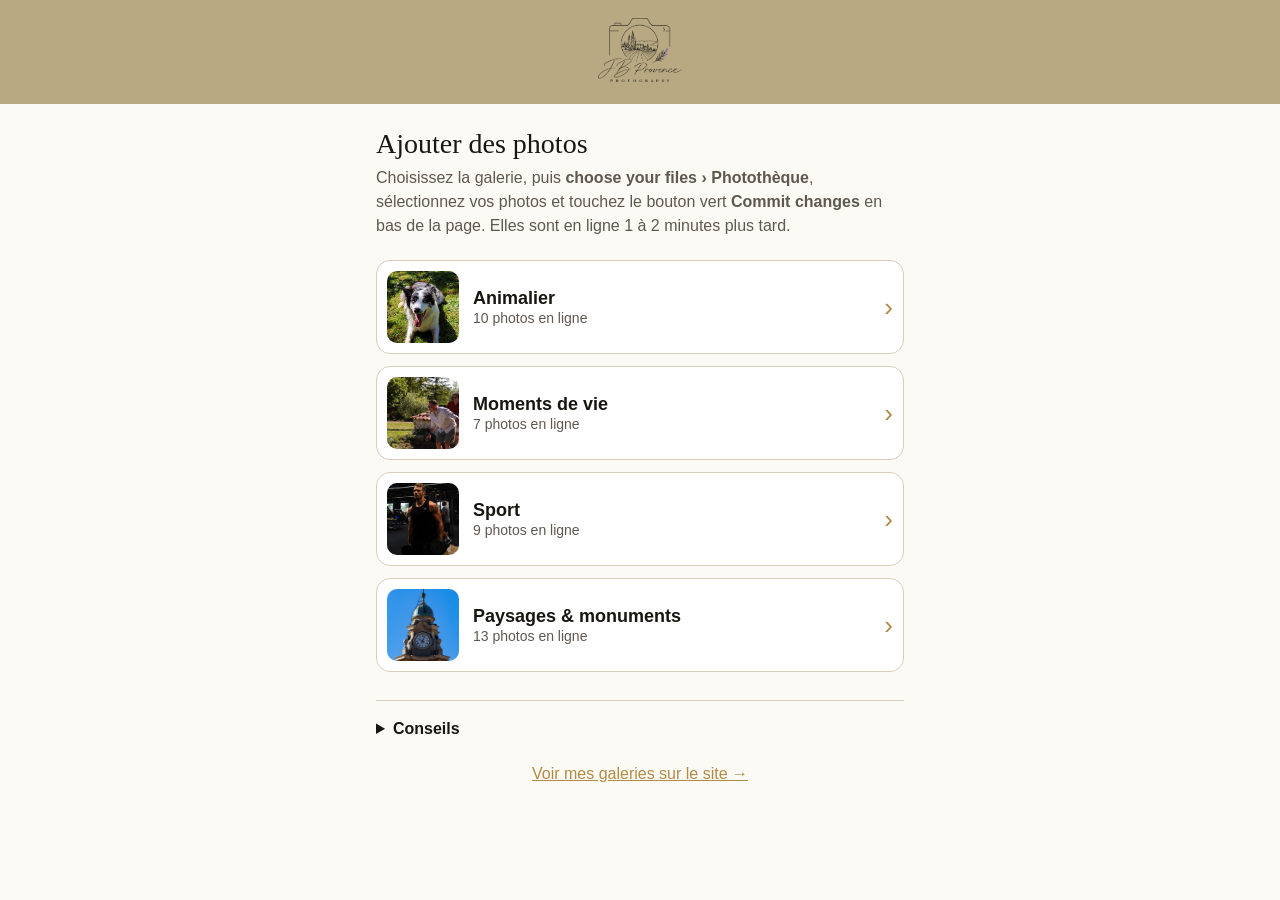
<file: ajouter-photos.html>
<!doctype html>
<html lang="fr">
<head>
  <meta charset="utf-8">
  <script>/* Ancienne adresse GitHub → nom de domaine officiel */ if (location.hostname.endsWith(".github.io")) location.replace("https://jbprovencephotography.com" + location.pathname.replace(/^\/[^\/]+/, "") + location.search + location.hash);</script>
  <meta name="viewport" content="width=device-width, initial-scale=1, viewport-fit=cover">
  <meta name="robots" content="noindex, nofollow">
  <title>Ajouter des photos — JB Provence</title>
  <meta name="theme-color" content="#b9a982">
  <meta name="apple-mobile-web-app-title" content="Ajout photos">
  <link rel="icon" href="assets/images/favicon-32.png" sizes="32x32" type="image/png">
  <link rel="apple-touch-icon" href="assets/images/apple-touch-icon.png">
  <style>
    :root { --ink:#171611; --paper:#fcfaf5; --sand:#b9a982; --gold:#b38a45; --muted:#5f584f; --line:#d9cebc; }
    * { box-sizing: border-box; }
    body { margin:0; background:var(--paper); color:var(--ink); font-family:Arial, Helvetica, sans-serif; }
    header { background:var(--sand); padding:18px 16px; text-align:center; }
    header img { height:64px; width:auto; }
    main { max-width:560px; margin:0 auto; padding:24px 16px 40px; }
    h1 { font-family:Georgia, "Times New Roman", serif; font-weight:normal; font-size:28px; margin:0 0 6px; }
    p.intro { color:var(--muted); margin:0 0 22px; line-height:1.5; }
    .list { display:grid; gap:12px; }
    a.gal { display:flex; align-items:center; gap:14px; padding:10px; border:1px solid var(--line); border-radius:14px;
            background:#fff; color:inherit; text-decoration:none; }
    a.gal:active { background:#f4eee3; }
    a.gal img { width:72px; height:72px; object-fit:cover; border-radius:10px; flex:none; background:var(--line); }
    a.gal strong { display:block; font-size:18px; }
    a.gal span { color:var(--muted); font-size:14px; }
    a.gal .arrow { margin-left:auto; color:var(--gold); font-size:26px; }
    details { margin-top:28px; border-top:1px solid var(--line); padding-top:16px; color:var(--muted); line-height:1.5; }
    summary { cursor:pointer; color:var(--ink); font-weight:bold; }
    .site { display:block; text-align:center; margin-top:24px; color:var(--gold); }
  </style>
</head>
<body>
  <header><img src="assets/images/logo.png" alt="JB Provence Photography"></header>
  <main>
    <h1>Ajouter des photos</h1>
    <p class="intro">Choisissez la galerie, puis <b>choose your files › Photothèque</b>, sélectionnez vos photos et touchez le bouton vert <b>Commit changes</b> en bas de la page. Elles sont en ligne 1 à 2 minutes plus tard.</p>
    <div class="list" id="list"></div>
    <details>
      <summary>Conseils</summary>
      <p>• Renommer une photo avant l'envoi (ex. « Golden retriever au soleil ») lui donne une meilleure description pour Google.<br>
      • Les photos sont automatiquement réduites, la position GPS est retirée et les miniatures sont créées.<br>
      • Pour retirer une photo, ouvrez la galerie sur GitHub et supprimez le fichier.</p>
    </details>
    <a class="site" href="index.html#univers">Voir mes galeries sur le site →</a>
  </main>
  <script src="assets/js/galleries.js"></script>
  <script>
    const REPO = "https://github.com/Jazycode/Jb-provence-Photography/upload/main/";
    const list = document.getElementById("list");
    Object.entries(window.GALLERIES || {}).forEach(([key, g]) => {
      const n = g.photos.length;
      const first = g.photos[0];
      const a = document.createElement("a");
      a.className = "gal";
      a.href = REPO + g.folder.replace(/\/$/, "");
      a.innerHTML = `<img alt="" src="${first ? "assets/images/miniatures/" + first.src : "assets/images/logo.png"}">
        <div><strong></strong><span>${n} photo${n > 1 ? "s" : ""} en ligne</span></div><span class="arrow">›</span>`;
      a.querySelector("strong").textContent = g.title;
      list.appendChild(a);
    });
  </script>
</body>
</html>
</file>
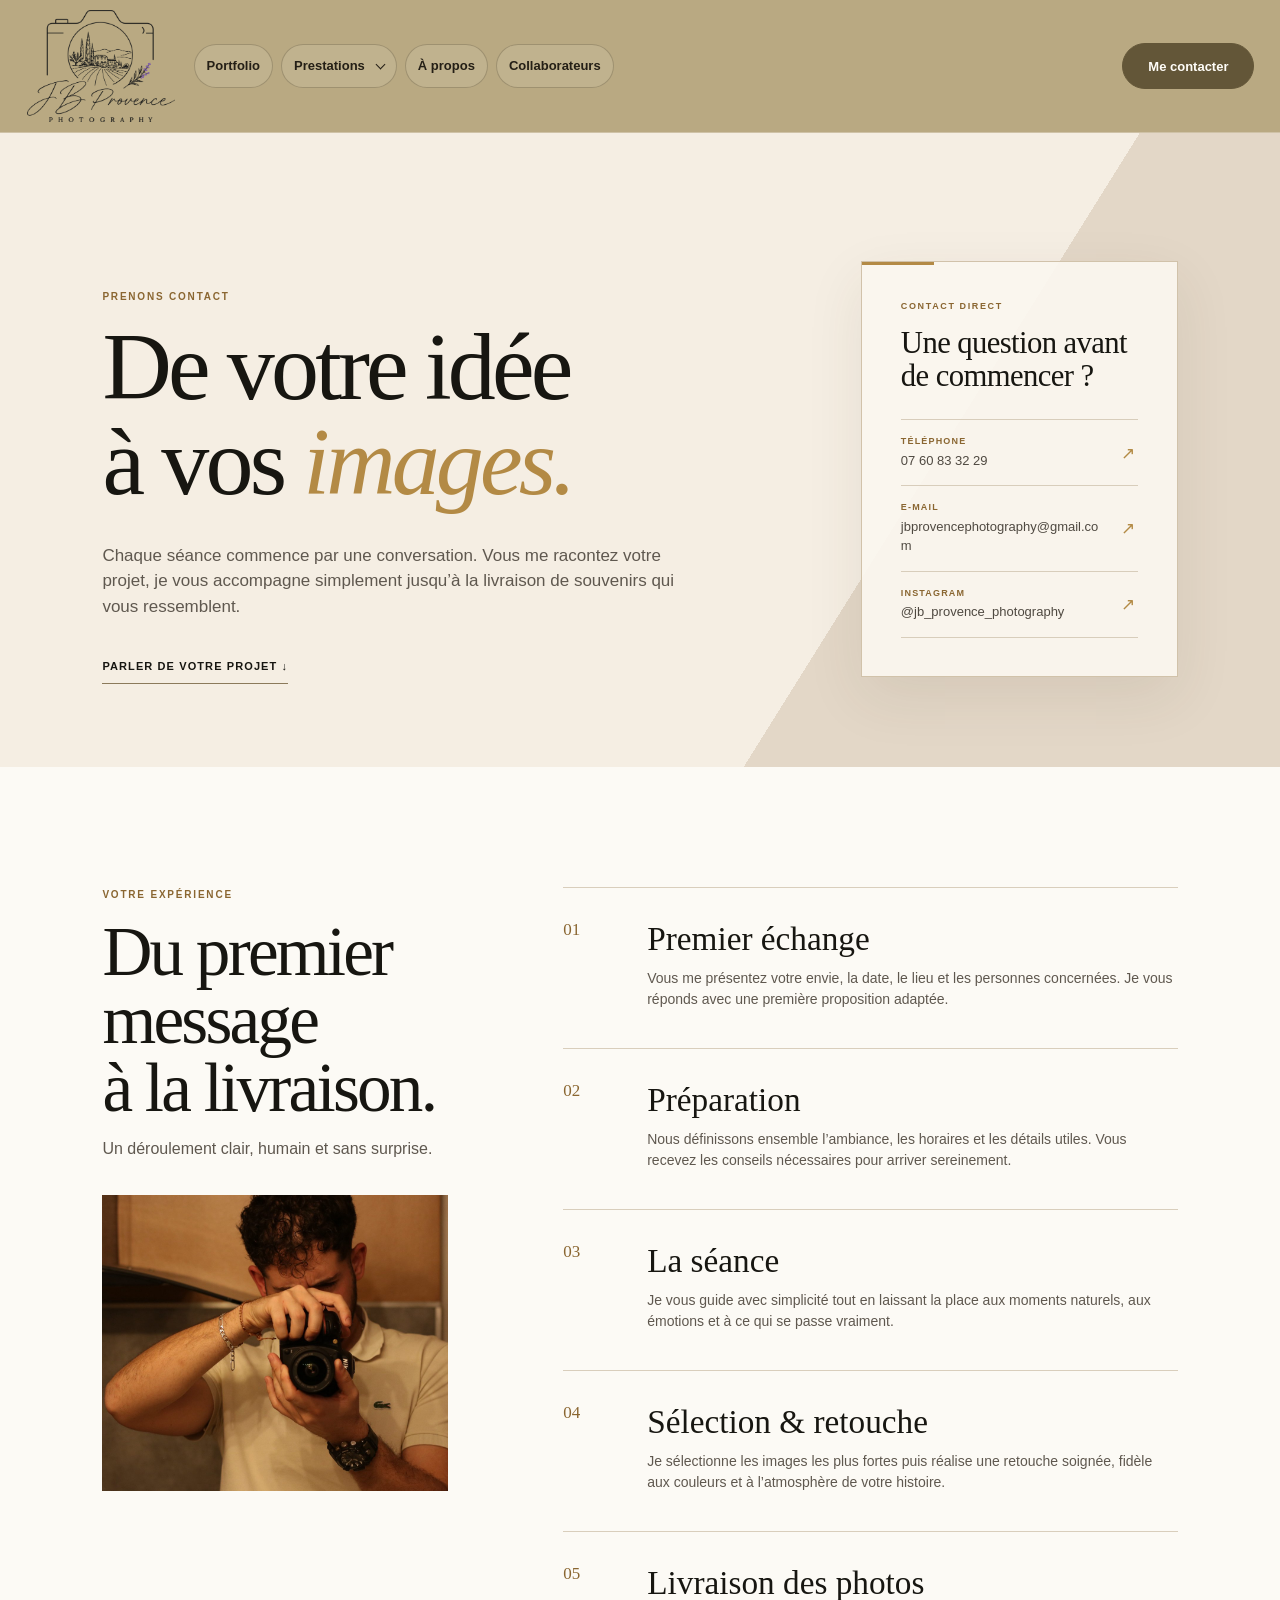
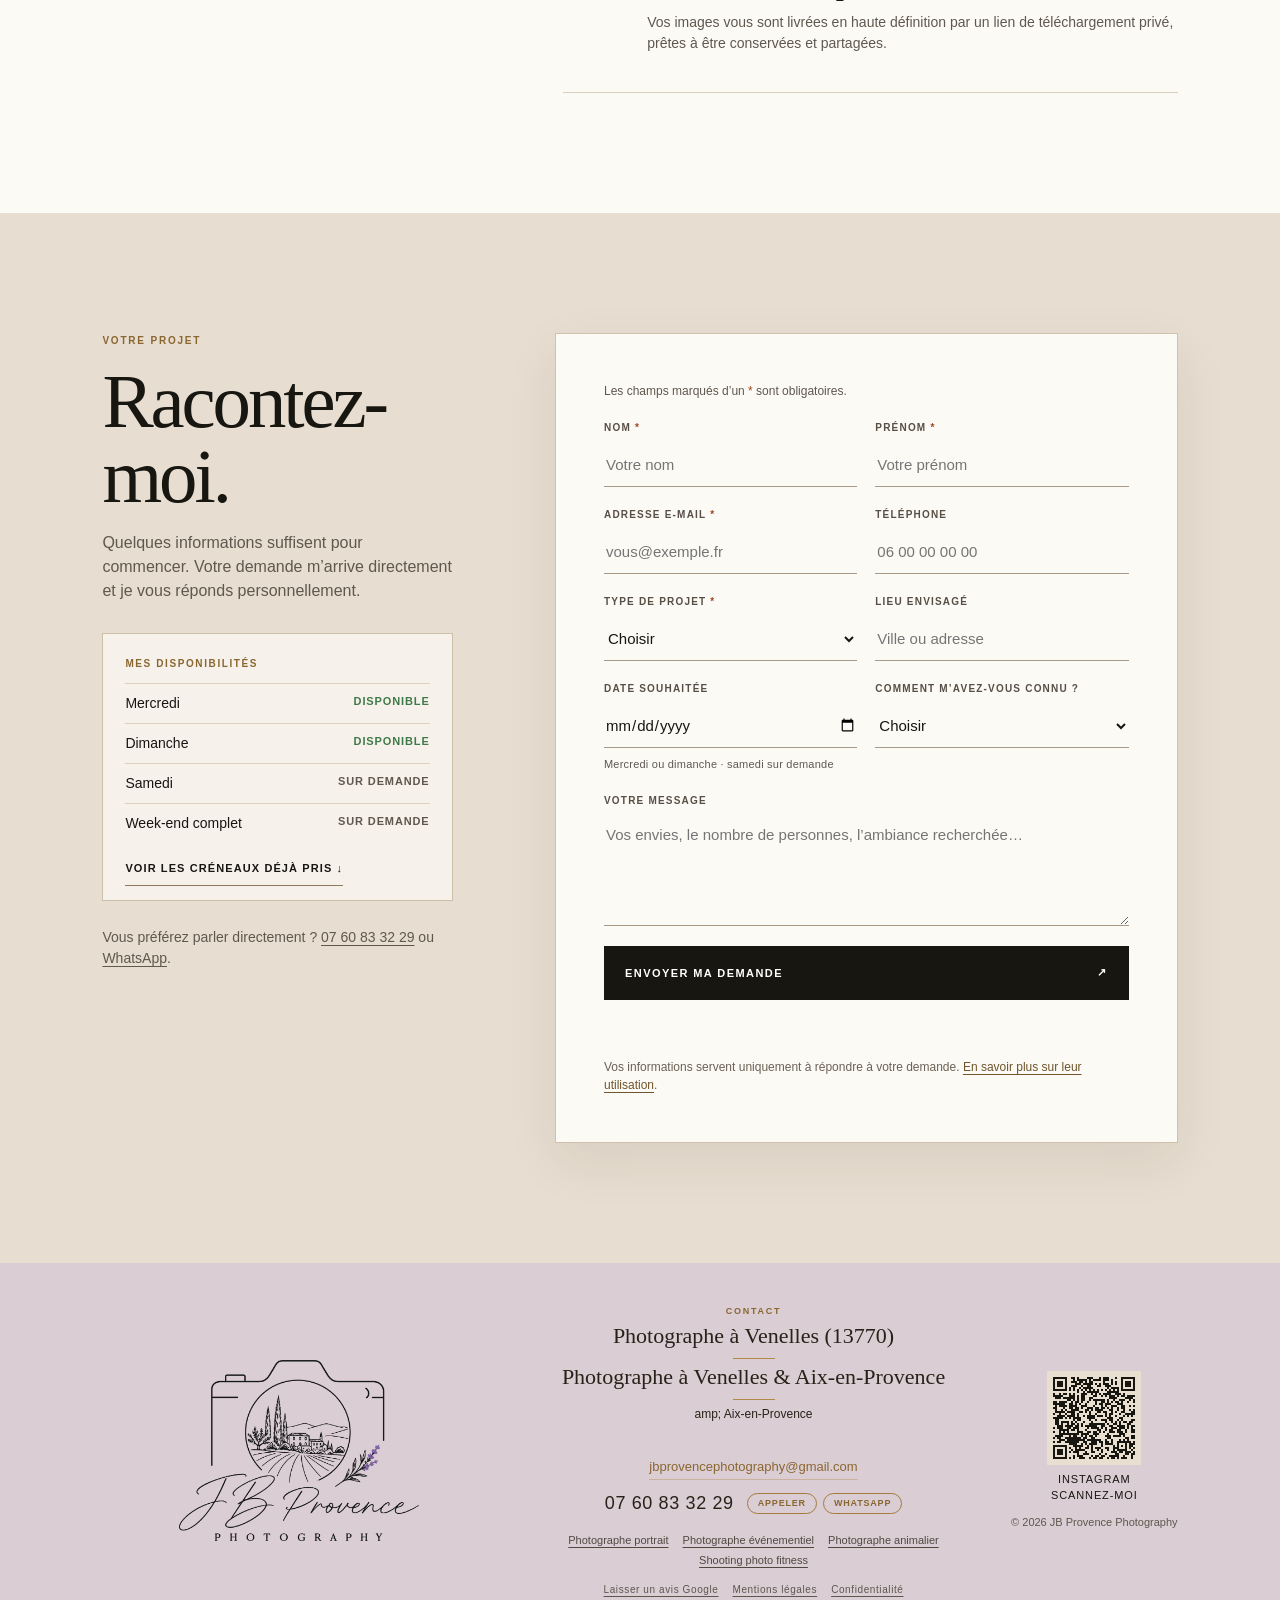
<file: contact.html>
<!doctype html>
<html lang="fr">
<head>
  <meta charset="utf-8">
  <script>/* Ancienne adresse GitHub → nom de domaine officiel */ if (location.hostname.endsWith(".github.io")) location.replace("https://jbprovencephotography.com" + location.pathname.replace(/^\/[^\/]+/, "") + location.search + location.hash);</script>
  <meta name="viewport" content="width=device-width, initial-scale=1, viewport-fit=cover">
  <title>Me contacter — JB Provence Photography</title>
  <meta name="description" content="Contactez JB Provence Photography, photographe à Venelles près d’Aix-en-Provence, et découvrez le déroulement de votre séance, du premier échange à la livraison.">
  <meta name="theme-color" content="#b9a982">
  <meta property="og:title" content="Me contacter — JB Provence Photography">
  <meta property="og:description" content="Parlez-moi de votre projet photo en Provence.">
  <meta property="og:url" content="https://jbprovencephotography.com/contact">
  <meta property="og:image" content="https://jbprovencephotography.com/assets/images/apercu-partage.jpg">
  <meta name="twitter:card" content="summary_large_image">
  <link rel="canonical" href="https://jbprovencephotography.com/contact">
  <link rel="icon" href="assets/images/favicon-32.png" sizes="32x32" type="image/png">
  <link rel="apple-touch-icon" href="assets/images/apple-touch-icon.png">
  <link rel="stylesheet" href="assets/css/base.css?v=20261029">
  <link rel="stylesheet" href="assets/css/footer-services.css?v=20261029">
  <link rel="stylesheet" href="assets/css/contact.css?v=20261029">
</head>
<body>
  <a class="skip-link" href="#contenu">Aller au contenu</a>

  <header class="site-header">
    <a class="brand" href="index.html" aria-label="JB Provence Photography, accueil">
      <img src="assets/images/logo.png" width="300" height="227" alt="JB Provence Photography">
    </a>
    <button class="menu-toggle" type="button" aria-label="Ouvrir le menu" aria-controls="site-nav" aria-expanded="false"><span></span><span></span><span></span></button>
    <nav id="site-nav" class="site-nav" aria-label="Navigation principale">
      <a class="nav-link" href="index.html#univers">Portfolio</a>
      <div class="services-menu">
        <button class="services-trigger" type="button" aria-expanded="false" aria-controls="services-dropdown">Prestations <span class="services-chevron" aria-hidden="true"></span></button>
        <div id="services-dropdown" class="services-dropdown">
          <a href="index.html#decouverte">Mini-séance découverte <span>59 €</span></a>
          <a href="photographe-portrait-aix-en-provence.html">Portraits &amp; couples <span>Dès 99 €</span></a>
          <a href="photographe-evenement-aix-en-provence.html">Événements &amp; fêtes <span>Dès 180 €</span></a>
          <a href="photographe-animalier-aix-en-provence.html">Animaux de compagnie <span>Dès 89 €</span></a>
          <a href="shooting-fitness-aix-en-provence.html">Sport &amp; fitness <span>Dès 129 €</span></a>
          <p class="service-soon">Mariage <span>Bientôt disponible</span></p>
        </div>
      </div>
      <a class="nav-link" href="index.html#a-propos">À propos</a>
      <a class="nav-link" href="index.html#collaborateurs">Collaborateurs</a>
      <a class="nav-contact" href="contact.html" aria-current="page">Me contacter</a>
    </nav>
  </header>

  <main id="contenu">
    <section class="contact-hero">
      <div>
        <p class="eyebrow">Prenons contact</p>
        <h1 class="display">De votre idée<br>à vos <em>images.</em></h1>
        <p class="contact-hero-text">Chaque séance commence par une conversation. Vous me racontez votre projet, je vous accompagne simplement jusqu’à la livraison de souvenirs qui vous ressemblent.</p>
        <a class="text-link" href="#demande">Parler de votre projet <span aria-hidden="true">↓</span></a>
      </div>
      <aside class="contact-direct" aria-labelledby="direct-title">
        <span class="contact-direct-kicker">Contact direct</span>
        <h2 id="direct-title">Une question avant<br>de commencer&nbsp;?</h2>
        <div class="contact-methods">
          <a href="tel:+33760833229"><span>Téléphone</span><strong>07 60 83 32 29</strong><i aria-hidden="true">↗</i></a>
          <a href="mailto:jbprovencephotography@gmail.com"><span>E-mail</span><strong>jbprovencephotography@gmail.com</strong><i aria-hidden="true">↗</i></a>
          <a href="https://www.instagram.com/jb_provence_photography/" target="_blank" rel="noopener"><span>Instagram</span><strong>@jb_provence_photography</strong><i aria-hidden="true">↗</i></a>
        </div>
      </aside>
    </section>

    <section class="process" aria-labelledby="process-title">
      <div class="process-heading">
        <p class="eyebrow">Votre expérience</p>
        <h2 id="process-title" class="display">Du premier message<br>à la livraison.</h2>
        <p>Un déroulement clair, humain et sans surprise.</p>
        <figure class="process-photo"><img src="assets/images/jayson-en-seance.jpg" width="1170" height="1000" loading="lazy" decoding="async" alt="Jayson Bernardet, appareil photo en main, pendant une séance"></figure>
      </div>
      <ol class="process-list">
        <li><span>01</span><div><h3>Premier échange</h3><p>Vous me présentez votre envie, la date, le lieu et les personnes concernées. Je vous réponds avec une première proposition adaptée.</p></div></li>
        <li><span>02</span><div><h3>Préparation</h3><p>Nous définissons ensemble l’ambiance, les horaires et les détails utiles. Vous recevez les conseils nécessaires pour arriver sereinement.</p></div></li>
        <li><span>03</span><div><h3>La séance</h3><p>Je vous guide avec simplicité tout en laissant la place aux moments naturels, aux émotions et à ce qui se passe vraiment.</p></div></li>
        <li><span>04</span><div><h3>Sélection &amp; retouche</h3><p>Je sélectionne les images les plus fortes puis réalise une retouche soignée, fidèle aux couleurs et à l’atmosphère de votre histoire.</p></div></li>
        <li><span>05</span><div><h3>Livraison des photos</h3><p>Vos images vous sont livrées en haute définition par un lien de téléchargement privé, prêtes à être conservées et partagées.</p></div></li>
      </ol>
    </section>

    <section id="demande" class="contact-request" aria-labelledby="request-title">
      <div class="request-intro">
        <p class="eyebrow">Votre projet</p>
        <h2 id="request-title" class="display">Racontez-moi.</h2>
        <p>Quelques informations suffisent pour commencer. Votre demande m’arrive directement et je vous réponds personnellement.</p>
        <div class="availability">
          <p class="availability-title">Mes disponibilités</p>
          <ul>
            <li><span>Mercredi</span><strong class="is-open">Disponible</strong></li>
            <li><span>Dimanche</span><strong class="is-open">Disponible</strong></li>
            <li><span>Samedi</span><strong>Sur demande</strong></li>
            <li><span>Week-end complet</span><strong>Sur demande</strong></li>
          </ul>
          <button class="text-link availability-toggle" type="button" aria-expanded="false" aria-controls="agenda">Voir les créneaux déjà pris <span aria-hidden="true">↓</span></button>
        </div>
        <p class="request-note">Vous préférez parler directement&nbsp;? <a href="tel:+33760833229">07&nbsp;60&nbsp;83&nbsp;32&nbsp;29</a> ou <a href="https://wa.me/33760833229" target="_blank" rel="noopener">WhatsApp</a>.</p>
      </div>
      <form id="contact-form" class="contact-form" novalidate>
        <p class="form-required">Les champs marqués d’un <abbr title="obligatoire">*</abbr> sont obligatoires.</p>
        <div class="form-row">
          <label><span>Nom <abbr title="obligatoire">*</abbr></span><input name="nom" required autocomplete="family-name" placeholder="Votre nom"></label>
          <label><span>Prénom <abbr title="obligatoire">*</abbr></span><input name="prenom" required autocomplete="given-name" placeholder="Votre prénom"></label>
        </div>
        <div class="form-row">
          <label><span>Adresse e-mail <abbr title="obligatoire">*</abbr></span><input name="email" type="email" required autocomplete="email" placeholder="vous@exemple.fr"></label>
          <label>Téléphone<input name="telephone" type="tel" autocomplete="tel" placeholder="06 00 00 00 00"></label>
        </div>
        <div class="form-row">
          <label><span>Type de projet <abbr title="obligatoire">*</abbr></span>
            <select name="projet" required>
              <option value="" selected disabled>Choisir</option>
              <option>Mini-séance découverte</option>
              <option>Portrait</option>
              <option>Animalier</option>
              <option>Couple</option>
              <option>Mariage</option>
              <option>Sport</option>
              <option>Fitness</option>
              <option>Événement</option>
              <option>Bon cadeau</option>
              <option>Autre projet</option>
            </select>
          </label>
          <label>Lieu envisagé<input name="lieu" autocomplete="address-level2" placeholder="Ville ou adresse"></label>
        </div>
        <div class="form-row">
          <label>Date souhaitée<input name="date" type="date" aria-describedby="date-hint"><small id="date-hint" class="date-hint">Mercredi ou dimanche · samedi sur demande</small></label>
          <label>Comment m’avez-vous connu&nbsp;?
            <select name="source">
              <option value="" selected>Choisir</option>
              <option>Instagram</option>
              <option>Bouche-à-oreille</option>
              <option>Recherche Google</option>
              <option>Autre</option>
            </select>
          </label>
        </div>
        <label>Votre message<textarea name="message" rows="5" placeholder="Vos envies, le nombre de personnes, l’ambiance recherchée…"></textarea></label>
        <input class="form-trap" type="text" name="_honey" tabindex="-1" autocomplete="off" aria-hidden="true">
        <button type="submit">Envoyer ma demande <span aria-hidden="true">↗</span></button>
        <p class="form-status" role="status" aria-live="polite"></p>
        <p class="privacy-note">Vos informations servent uniquement à répondre à votre demande. <a href="mentions-legales.html#donnees-personnelles">En savoir plus sur leur utilisation</a>.</p>
      </form>
      <div id="agenda" class="agenda" hidden>
        <p class="agenda-note">Les créneaux marqués « Occupé » sont déjà réservés. Les autres mercredis et dimanches sont libres.</p>
        <div class="agenda-frame"></div>
      </div>
    </section>
  </main>

  <footer class="site-footer">
    <a class="footer-brand" href="index.html" aria-label="JB Provence Photography, accueil"><img src="assets/images/logo.png" width="300" height="227" loading="lazy" alt="JB Provence Photography"></a>
    <div class="footer-contact">
      <span class="footer-kicker">Contact</span>
      <p class="footer-title">Photographe à Venelles (13770) <p class="footer-title">Photographe à Venelles &amp; Aix-en-Provence</p>amp; Aix-en-Provence</p>
      <a class="footer-email" href="mailto:jbprovencephotography@gmail.com">jbprovencephotography@gmail.com</a>
      <div class="footer-phone-row">
        <a class="footer-phone" href="tel:+33760833229">07 60 83 32 29</a>
        <span class="pill-actions"><a href="tel:+33760833229">Appeler</a><a href="https://wa.me/33760833229" target="_blank" rel="noopener">WhatsApp</a></span>
      </div>
      <nav class="footer-services" aria-label="Prestations">
        <a href="photographe-portrait-aix-en-provence.html">Photographe portrait</a>
        <a href="photographe-evenement-aix-en-provence.html">Photographe événementiel</a>
        <a href="photographe-animalier-aix-en-provence.html">Photographe animalier</a>
        <a href="shooting-fitness-aix-en-provence.html">Shooting photo fitness</a>
      </nav>
      <nav class="footer-legal" aria-label="Informations légales">
        <a href="https://g.page/r/Cd3_klOocNaFEBM/review" target="_blank" rel="noopener">Laisser un avis Google</a>
        <a href="mentions-legales.html">Mentions légales</a>
        <a href="mentions-legales.html#donnees-personnelles">Confidentialité</a>
      </nav>
    </div>
    <div class="instagram-qr">
      <a href="https://www.instagram.com/jb_provence_photography/" target="_blank" rel="noopener"><img src="assets/images/instagram-qr.png" width="94" height="94" alt="QR code vers l’Instagram de JB Provence Photography"><span>Instagram<br>Scannez-moi</span></a>
      <small>© <span data-year>2026</span> JB Provence Photography</small>
    </div>
  </footer>

  <script src="assets/js/main.js?v=20261029" defer></script>
  <script src="assets/js/contact.js?v=20261029" defer></script>
</body>
</html>
</file>
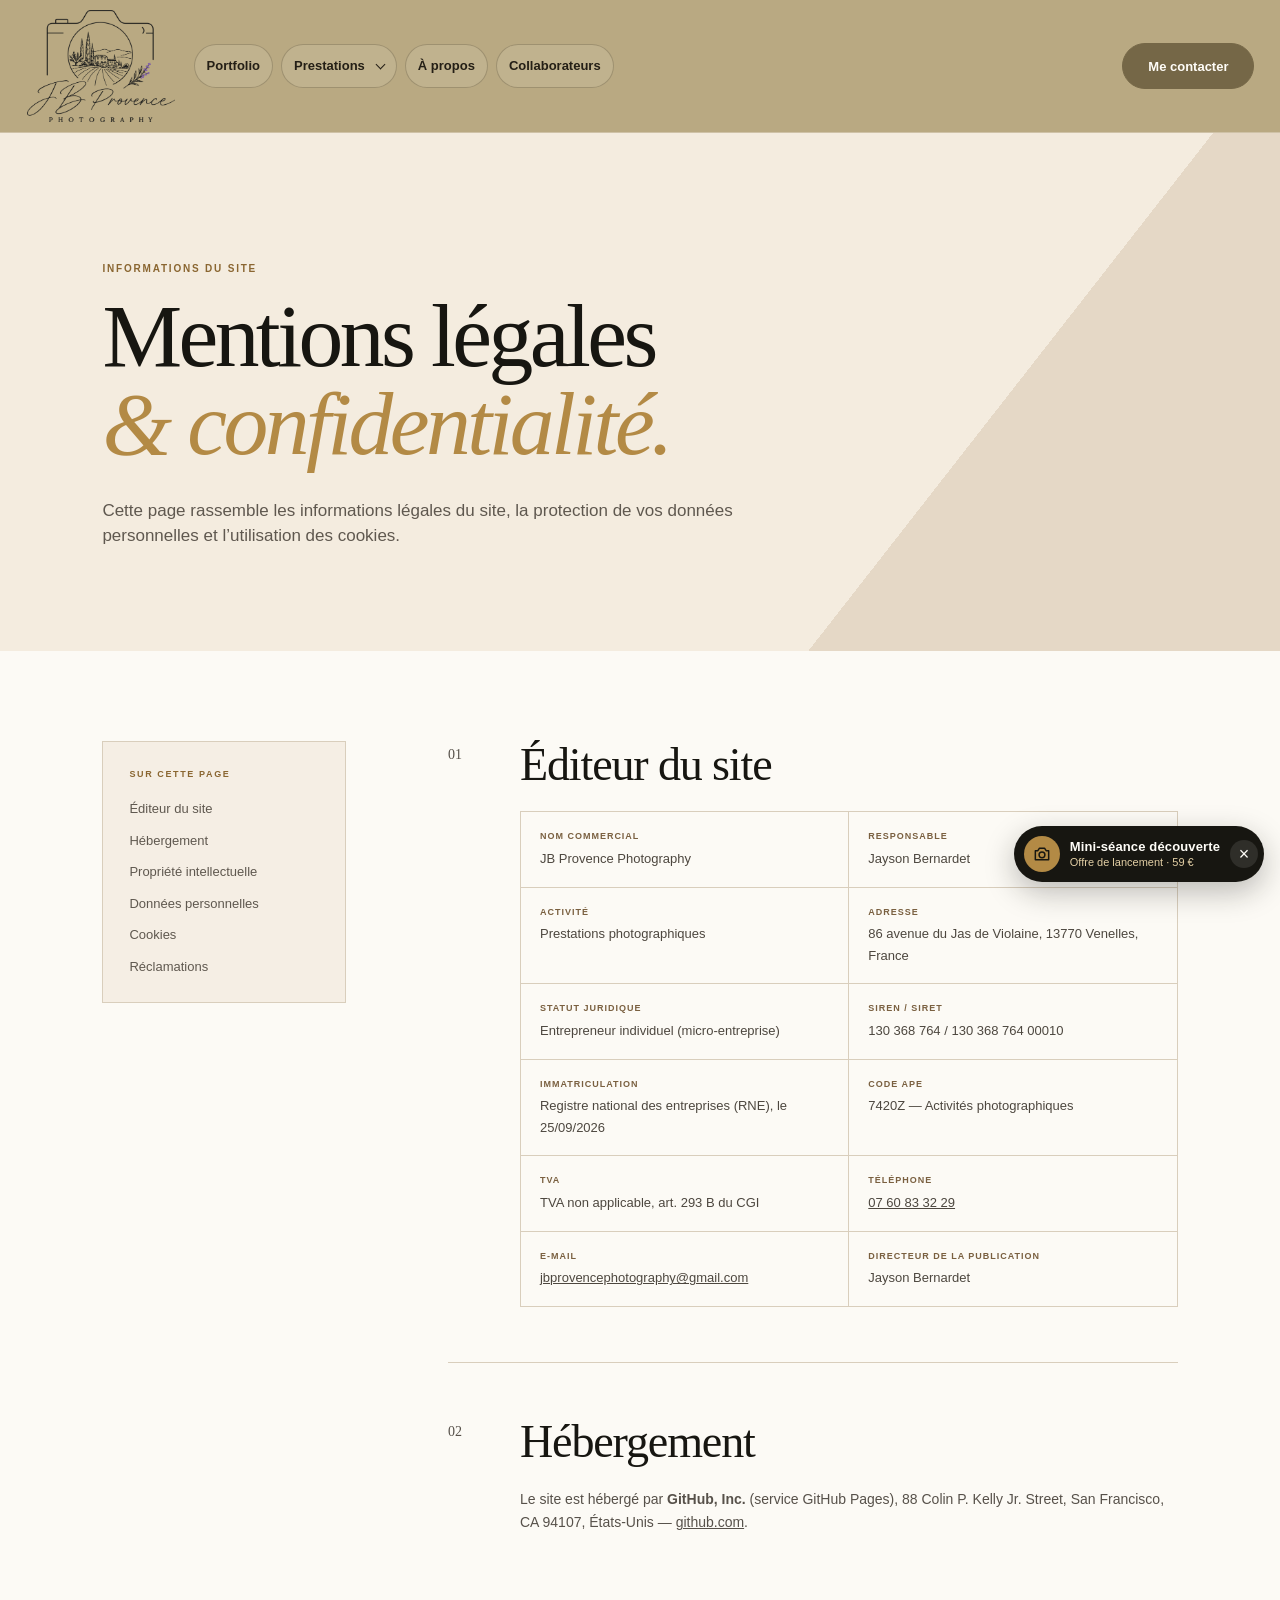
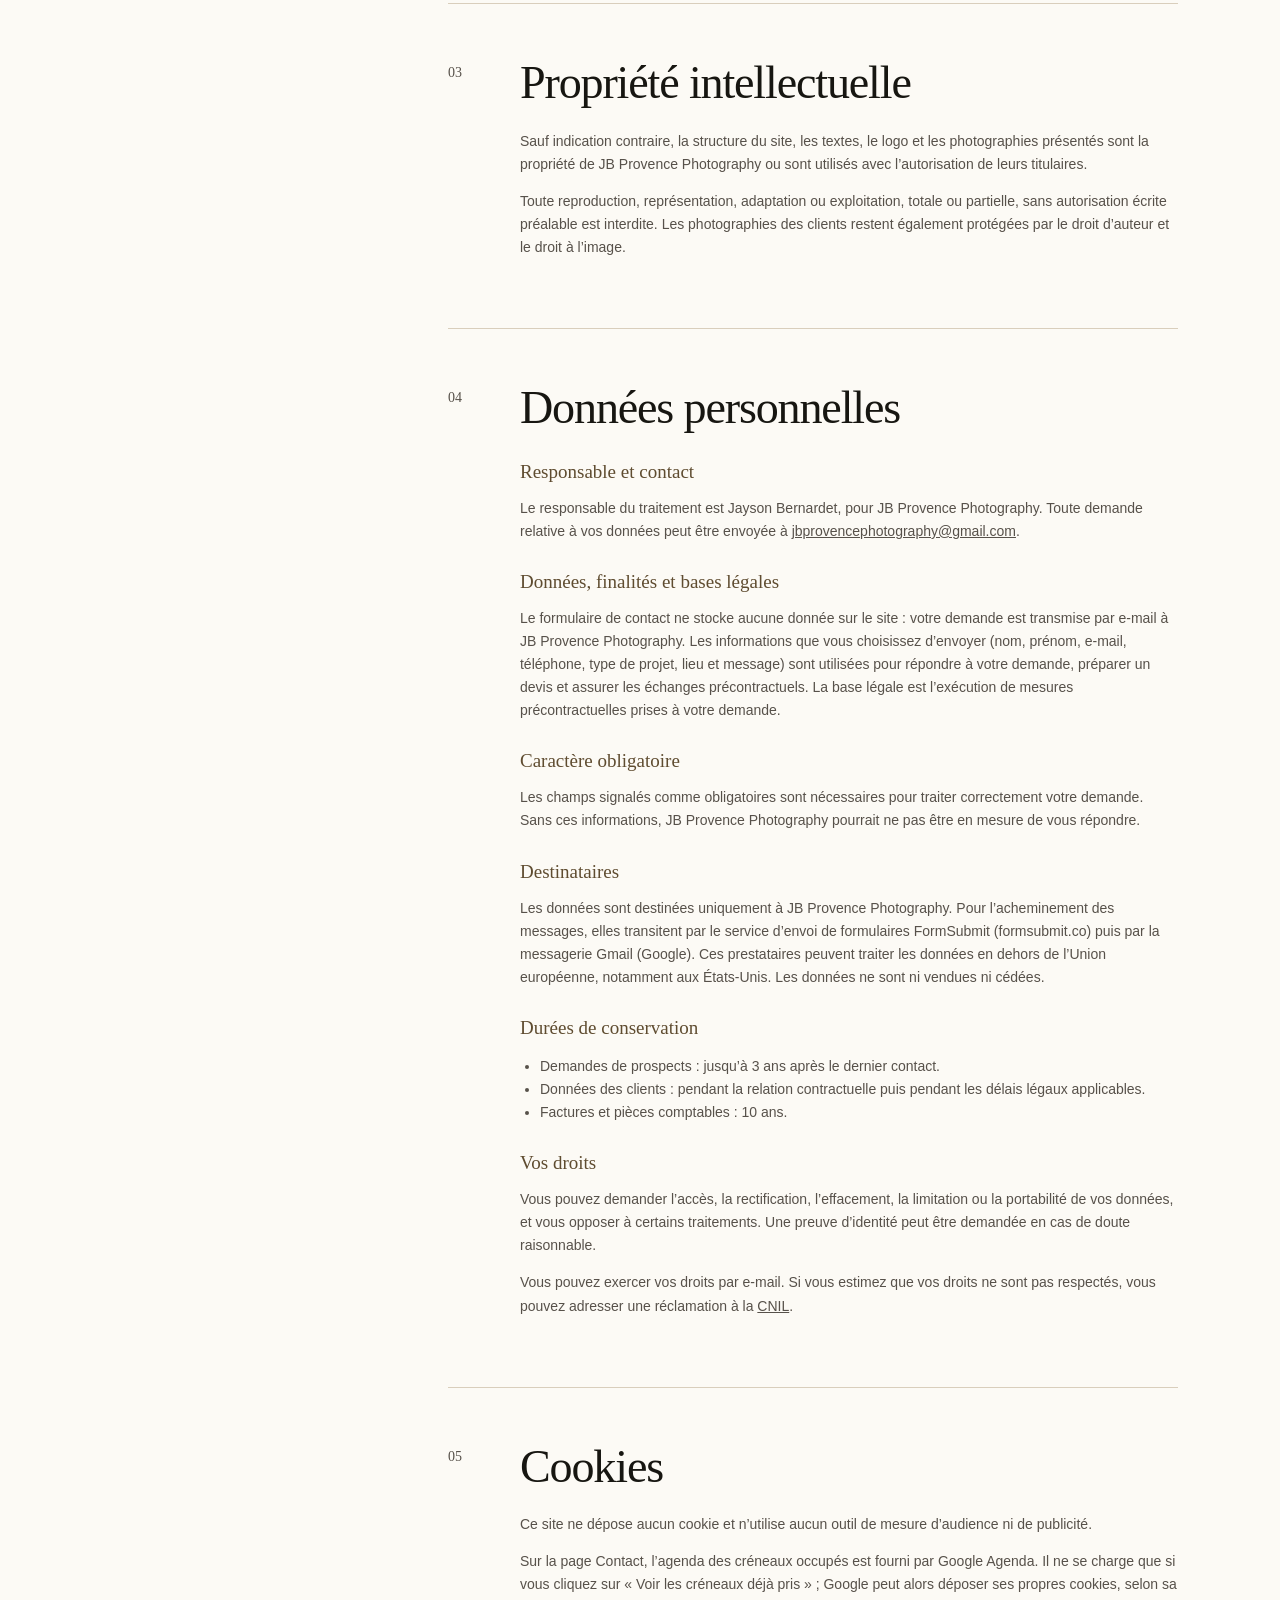
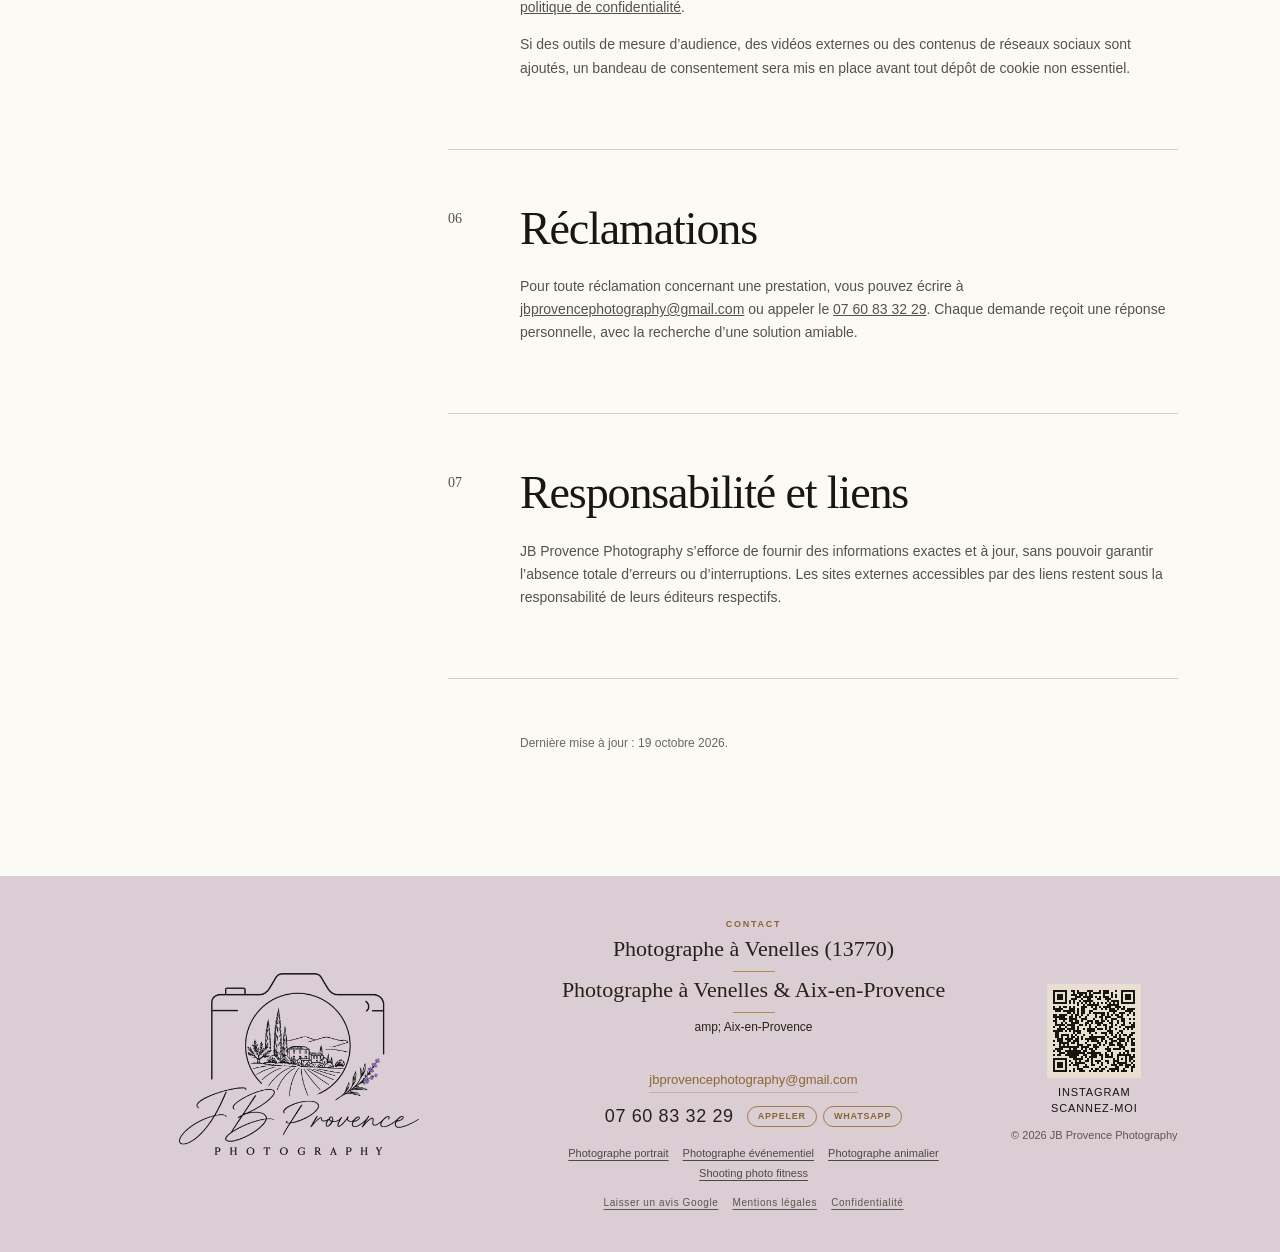
<file: mentions-legales.html>
<!doctype html>
<html lang="fr">
<head>
  <meta charset="utf-8">
  <script>/* Ancienne adresse GitHub → nom de domaine officiel */ if (location.hostname.endsWith(".github.io")) location.replace("https://jbprovencephotography.com" + location.pathname.replace(/^\/[^\/]+/, "") + location.search + location.hash);</script>
  <meta name="viewport" content="width=device-width, initial-scale=1, viewport-fit=cover">
  <title>Mentions légales — JB Provence Photography</title>
  <meta name="description" content="Mentions légales, protection des données personnelles et cookies du site JB Provence Photography.">
  <meta name="theme-color" content="#b9a982">
  <link rel="icon" href="assets/images/favicon-32.png" sizes="32x32" type="image/png">
  <link rel="apple-touch-icon" href="assets/images/apple-touch-icon.png">
  <link rel="canonical" href="https://jbprovencephotography.com/mentions-legales">
  <link rel="stylesheet" href="assets/css/base.css?v=20261029">
  <link rel="stylesheet" href="assets/css/footer-services.css?v=20261029">
  <link rel="stylesheet" href="assets/css/legal.css?v=20261029">
</head>
<body>
  <a class="skip-link" href="#contenu">Aller au contenu</a>

  <header class="site-header">
    <a class="brand" href="index.html" aria-label="JB Provence Photography, accueil">
      <img src="assets/images/logo.png" width="300" height="227" alt="JB Provence Photography">
    </a>
    <button class="menu-toggle" type="button" aria-label="Ouvrir le menu" aria-controls="site-nav" aria-expanded="false"><span></span><span></span><span></span></button>
    <nav id="site-nav" class="site-nav" aria-label="Navigation principale">
      <a class="nav-link" href="index.html#univers">Portfolio</a>
      <div class="services-menu">
        <button class="services-trigger" type="button" aria-expanded="false" aria-controls="services-dropdown">Prestations <span class="services-chevron" aria-hidden="true"></span></button>
        <div id="services-dropdown" class="services-dropdown">
          <a href="index.html#decouverte">Mini-séance découverte <span>59 €</span></a>
          <a href="photographe-portrait-aix-en-provence.html">Portraits &amp; couples <span>Dès 99 €</span></a>
          <a href="photographe-evenement-aix-en-provence.html">Événements &amp; fêtes <span>Dès 180 €</span></a>
          <a href="photographe-animalier-aix-en-provence.html">Animaux de compagnie <span>Dès 89 €</span></a>
          <a href="shooting-fitness-aix-en-provence.html">Sport &amp; fitness <span>Dès 129 €</span></a>
          <p class="service-soon">Mariage <span>Bientôt disponible</span></p>
        </div>
      </div>
      <a class="nav-link" href="index.html#a-propos">À propos</a>
      <a class="nav-link" href="index.html#collaborateurs">Collaborateurs</a>
      <a class="nav-contact" href="contact.html">Me contacter</a>
    </nav>
  </header>

  <main id="contenu">
    <section class="legal-hero">
      <p class="eyebrow">Informations du site</p>
      <h1 class="display">Mentions légales<br><em>&amp; confidentialité.</em></h1>
      <p class="legal-intro">Cette page rassemble les informations légales du site, la protection de vos données personnelles et l’utilisation des cookies.</p>
    </section>

    <div class="legal-layout">
      <nav class="legal-summary" aria-label="Sommaire des mentions légales">
        <span>Sur cette page</span>
        <a href="#editeur">Éditeur du site</a>
        <a href="#hebergement">Hébergement</a>
        <a href="#propriete">Propriété intellectuelle</a>
        <a href="#donnees-personnelles">Données personnelles</a>
        <a href="#cookies">Cookies</a>
        <a href="#mediation">Réclamations</a>
      </nav>

      <div class="legal-content">
        <section id="editeur" class="legal-section">
          <p class="section-number">01</p>
          <div>
            <h2>Éditeur du site</h2>
            <dl class="identity-grid">
              <div><dt>Nom commercial</dt><dd>JB Provence Photography</dd></div>
              <div><dt>Responsable</dt><dd>Jayson Bernardet</dd></div>
              <div><dt>Activité</dt><dd>Prestations photographiques</dd></div>
              <div><dt>Adresse</dt><dd>86 avenue du Jas de Violaine, 13770 Venelles, France</dd></div>
              <div><dt>Statut juridique</dt><dd>Entrepreneur individuel (micro-entreprise)</dd></div>
              <div><dt>SIREN / SIRET</dt><dd>130 368 764 / 130 368 764 00010</dd></div>
              <div><dt>Immatriculation</dt><dd>Registre national des entreprises (RNE), le 25/09/2026</dd></div>
              <div><dt>Code APE</dt><dd>7420Z — Activités photographiques</dd></div>
              <div><dt>TVA</dt><dd>TVA non applicable, art. 293 B du CGI</dd></div>
              <div><dt>Téléphone</dt><dd><a href="tel:+33760833229">07 60 83 32 29</a></dd></div>
              <div><dt>E-mail</dt><dd><a href="mailto:jbprovencephotography@gmail.com">jbprovencephotography@gmail.com</a></dd></div>
              <div><dt>Directeur de la publication</dt><dd>Jayson Bernardet</dd></div>
            </dl>
          </div>
        </section>

        <section id="hebergement" class="legal-section">
          <p class="section-number">02</p>
          <div>
            <h2>Hébergement</h2>
            <p>Le site est hébergé par <strong>GitHub, Inc.</strong> (service GitHub Pages), 88 Colin P. Kelly Jr. Street, San Francisco, CA 94107, États-Unis — <a href="https://github.com" target="_blank" rel="noopener">github.com</a>.</p>
          </div>
        </section>

        <section id="propriete" class="legal-section">
          <p class="section-number">03</p>
          <div>
            <h2>Propriété intellectuelle</h2>
            <p>Sauf indication contraire, la structure du site, les textes, le logo et les photographies présentés sont la propriété de JB Provence Photography ou sont utilisés avec l’autorisation de leurs titulaires.</p>
            <p>Toute reproduction, représentation, adaptation ou exploitation, totale ou partielle, sans autorisation écrite préalable est interdite. Les photographies des clients restent également protégées par le droit d’auteur et le droit à l’image.</p>
          </div>
        </section>

        <section id="donnees-personnelles" class="legal-section">
          <p class="section-number">04</p>
          <div>
            <h2>Données personnelles</h2>
            <h3>Responsable et contact</h3>
            <p>Le responsable du traitement est Jayson Bernardet, pour JB Provence Photography. Toute demande relative à vos données peut être envoyée à <a href="mailto:jbprovencephotography@gmail.com">jbprovencephotography@gmail.com</a>.</p>
            <h3>Données, finalités et bases légales</h3>
            <p>Le formulaire de contact ne stocke aucune donnée sur le site : votre demande est transmise par e-mail à JB Provence Photography. Les informations que vous choisissez d’envoyer (nom, prénom, e-mail, téléphone, type de projet, lieu et message) sont utilisées pour répondre à votre demande, préparer un devis et assurer les échanges précontractuels. La base légale est l’exécution de mesures précontractuelles prises à votre demande.</p>
            <h3>Caractère obligatoire</h3>
            <p>Les champs signalés comme obligatoires sont nécessaires pour traiter correctement votre demande. Sans ces informations, JB Provence Photography pourrait ne pas être en mesure de vous répondre.</p>
            <h3>Destinataires</h3>
            <p>Les données sont destinées uniquement à JB Provence Photography. Pour l’acheminement des messages, elles transitent par le service d’envoi de formulaires FormSubmit (formsubmit.co) puis par la messagerie Gmail (Google). Ces prestataires peuvent traiter les données en dehors de l’Union européenne, notamment aux États-Unis. Les données ne sont ni vendues ni cédées.</p>
            <h3>Durées de conservation</h3>
            <ul>
              <li>Demandes de prospects : jusqu’à 3 ans après le dernier contact.</li>
              <li>Données des clients : pendant la relation contractuelle puis pendant les délais légaux applicables.</li>
              <li>Factures et pièces comptables : 10 ans.</li>
            </ul>
            <h3>Vos droits</h3>
            <p>Vous pouvez demander l’accès, la rectification, l’effacement, la limitation ou la portabilité de vos données, et vous opposer à certains traitements. Une preuve d’identité peut être demandée en cas de doute raisonnable.</p>
            <p>Vous pouvez exercer vos droits par e-mail. Si vous estimez que vos droits ne sont pas respectés, vous pouvez adresser une réclamation à la <a href="https://www.cnil.fr/fr/plaintes" target="_blank" rel="noopener">CNIL</a>.</p>
          </div>
        </section>

        <section id="cookies" class="legal-section">
          <p class="section-number">05</p>
          <div>
            <h2>Cookies</h2>
            <p>Ce site ne dépose aucun cookie et n’utilise aucun outil de mesure d’audience ni de publicité.</p>
            <p>Sur la page Contact, l’agenda des créneaux occupés est fourni par Google Agenda. Il ne se charge que si vous cliquez sur « Voir les créneaux déjà pris » ; Google peut alors déposer ses propres cookies, selon sa <a href="https://policies.google.com/privacy?hl=fr" target="_blank" rel="noopener">politique de confidentialité</a>.</p>
            <p>Si des outils de mesure d’audience, des vidéos externes ou des contenus de réseaux sociaux sont ajoutés, un bandeau de consentement sera mis en place avant tout dépôt de cookie non essentiel.</p>
          </div>
        </section>

        <section id="mediation" class="legal-section">
          <p class="section-number">06</p>
          <div>
            <h2>Réclamations</h2>
            <p>Pour toute réclamation concernant une prestation, vous pouvez écrire à <a href="mailto:jbprovencephotography@gmail.com">jbprovencephotography@gmail.com</a> ou appeler le <a href="tel:+33760833229">07&nbsp;60&nbsp;83&nbsp;32&nbsp;29</a>. Chaque demande reçoit une réponse personnelle, avec la recherche d’une solution amiable.</p>
          </div>
        </section>

        <section class="legal-section">
          <p class="section-number">07</p>
          <div>
            <h2>Responsabilité et liens</h2>
            <p>JB Provence Photography s’efforce de fournir des informations exactes et à jour, sans pouvoir garantir l’absence totale d’erreurs ou d’interruptions. Les sites externes accessibles par des liens restent sous la responsabilité de leurs éditeurs respectifs.</p>
          </div>
        </section>

        <p class="updated">Dernière mise à jour : 19 octobre 2026.</p>
      </div>
    </div>
  </main>

  <footer class="site-footer">
    <a class="footer-brand" href="index.html" aria-label="JB Provence Photography, accueil"><img src="assets/images/logo.png" width="300" height="227" loading="lazy" alt="JB Provence Photography"></a>
    <div class="footer-contact">
      <span class="footer-kicker">Contact</span>
      <p class="footer-title">Photographe à Venelles (13770) <p class="footer-title">Photographe à Venelles &amp; Aix-en-Provence</p>amp; Aix-en-Provence</p>
      <a class="footer-email" href="mailto:jbprovencephotography@gmail.com">jbprovencephotography@gmail.com</a>
      <div class="footer-phone-row">
        <a class="footer-phone" href="tel:+33760833229">07 60 83 32 29</a>
        <span class="pill-actions"><a href="tel:+33760833229">Appeler</a><a href="https://wa.me/33760833229" target="_blank" rel="noopener">WhatsApp</a></span>
      </div>
      <nav class="footer-services" aria-label="Prestations">
        <a href="photographe-portrait-aix-en-provence.html">Photographe portrait</a>
        <a href="photographe-evenement-aix-en-provence.html">Photographe événementiel</a>
        <a href="photographe-animalier-aix-en-provence.html">Photographe animalier</a>
        <a href="shooting-fitness-aix-en-provence.html">Shooting photo fitness</a>
      </nav>
      <nav class="footer-legal" aria-label="Informations légales">
        <a href="https://g.page/r/Cd3_klOocNaFEBM/review" target="_blank" rel="noopener">Laisser un avis Google</a>
        <a href="mentions-legales.html">Mentions légales</a>
        <a href="mentions-legales.html#donnees-personnelles">Confidentialité</a>
      </nav>
    </div>
    <div class="instagram-qr">
      <a href="https://www.instagram.com/jb_provence_photography/" target="_blank" rel="noopener"><img src="assets/images/instagram-qr.png" width="94" height="94" alt="QR code vers l’Instagram de JB Provence Photography"><span>Instagram<br>Scannez-moi</span></a>
      <small>© <span data-year>2026</span> JB Provence Photography</small>
    </div>
  </footer>

  <script src="assets/js/main.js?v=20261029" defer></script>
</body>
</html>
</file>
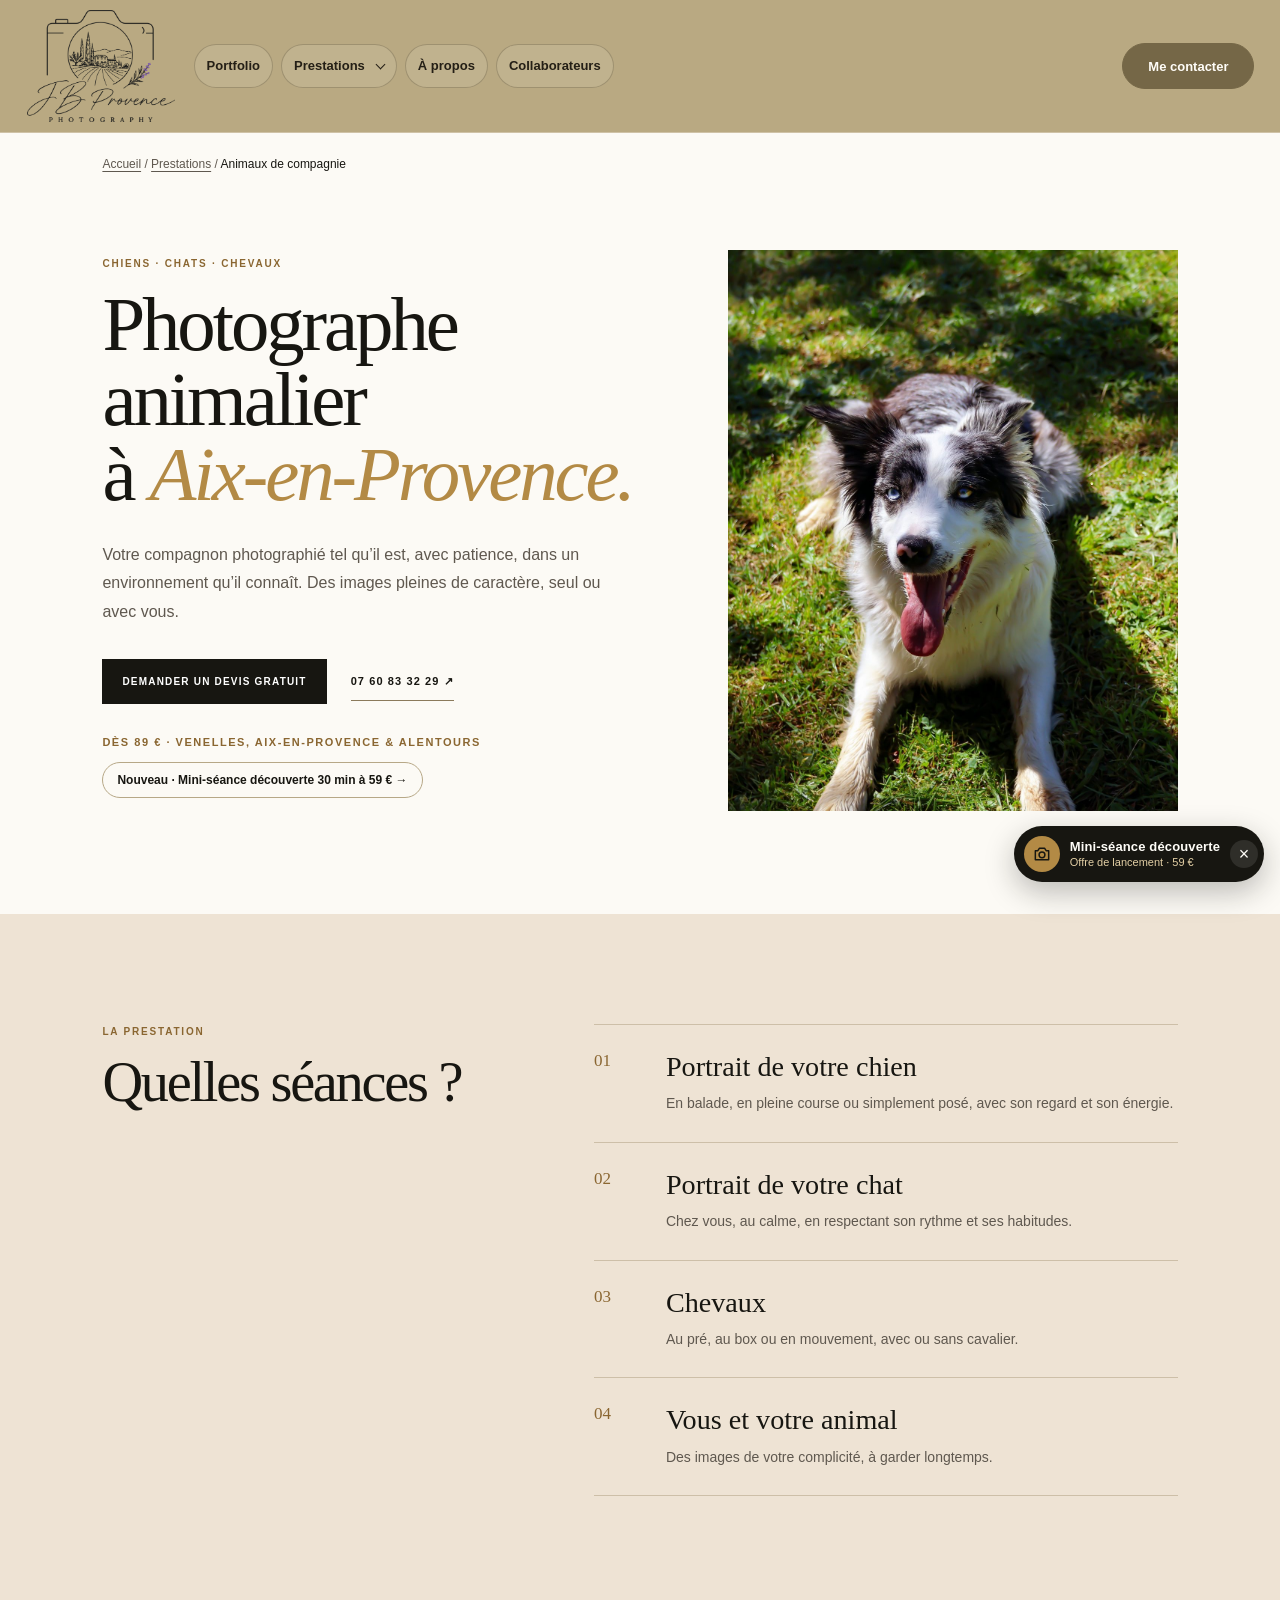
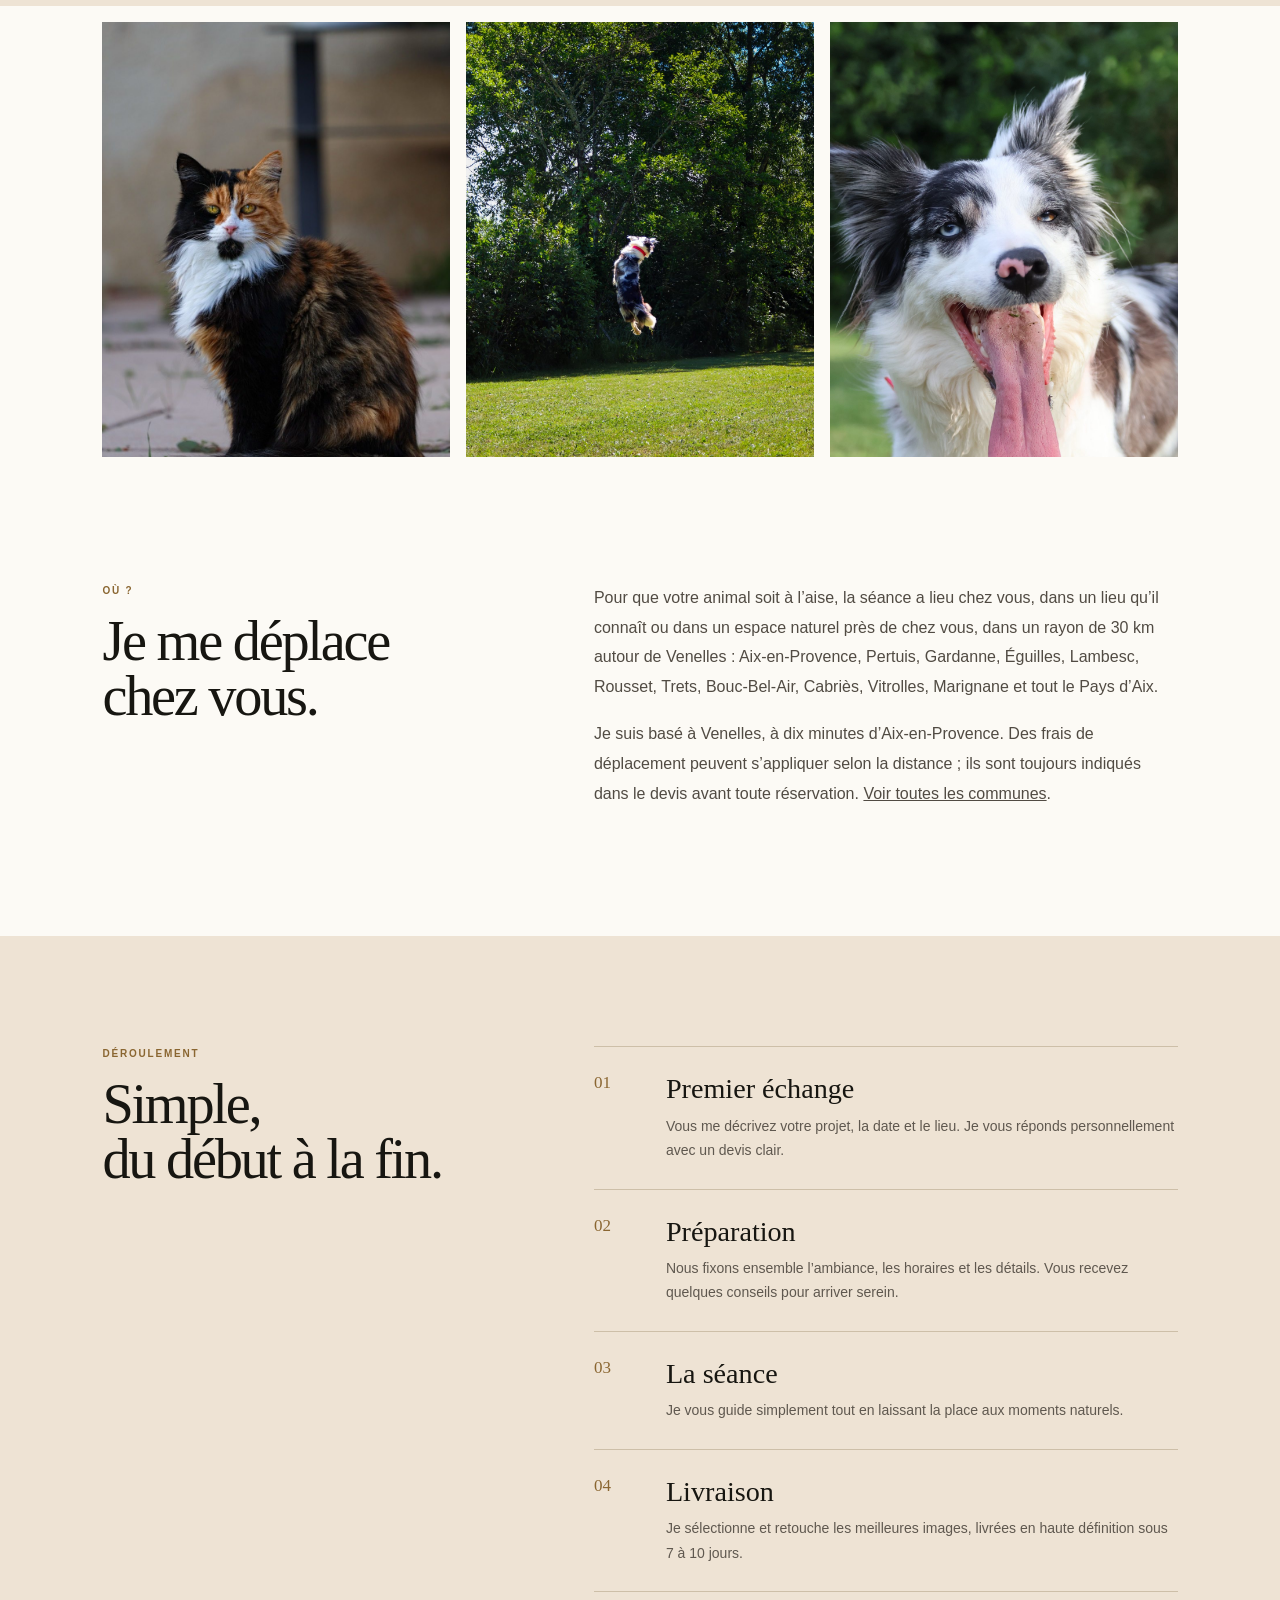
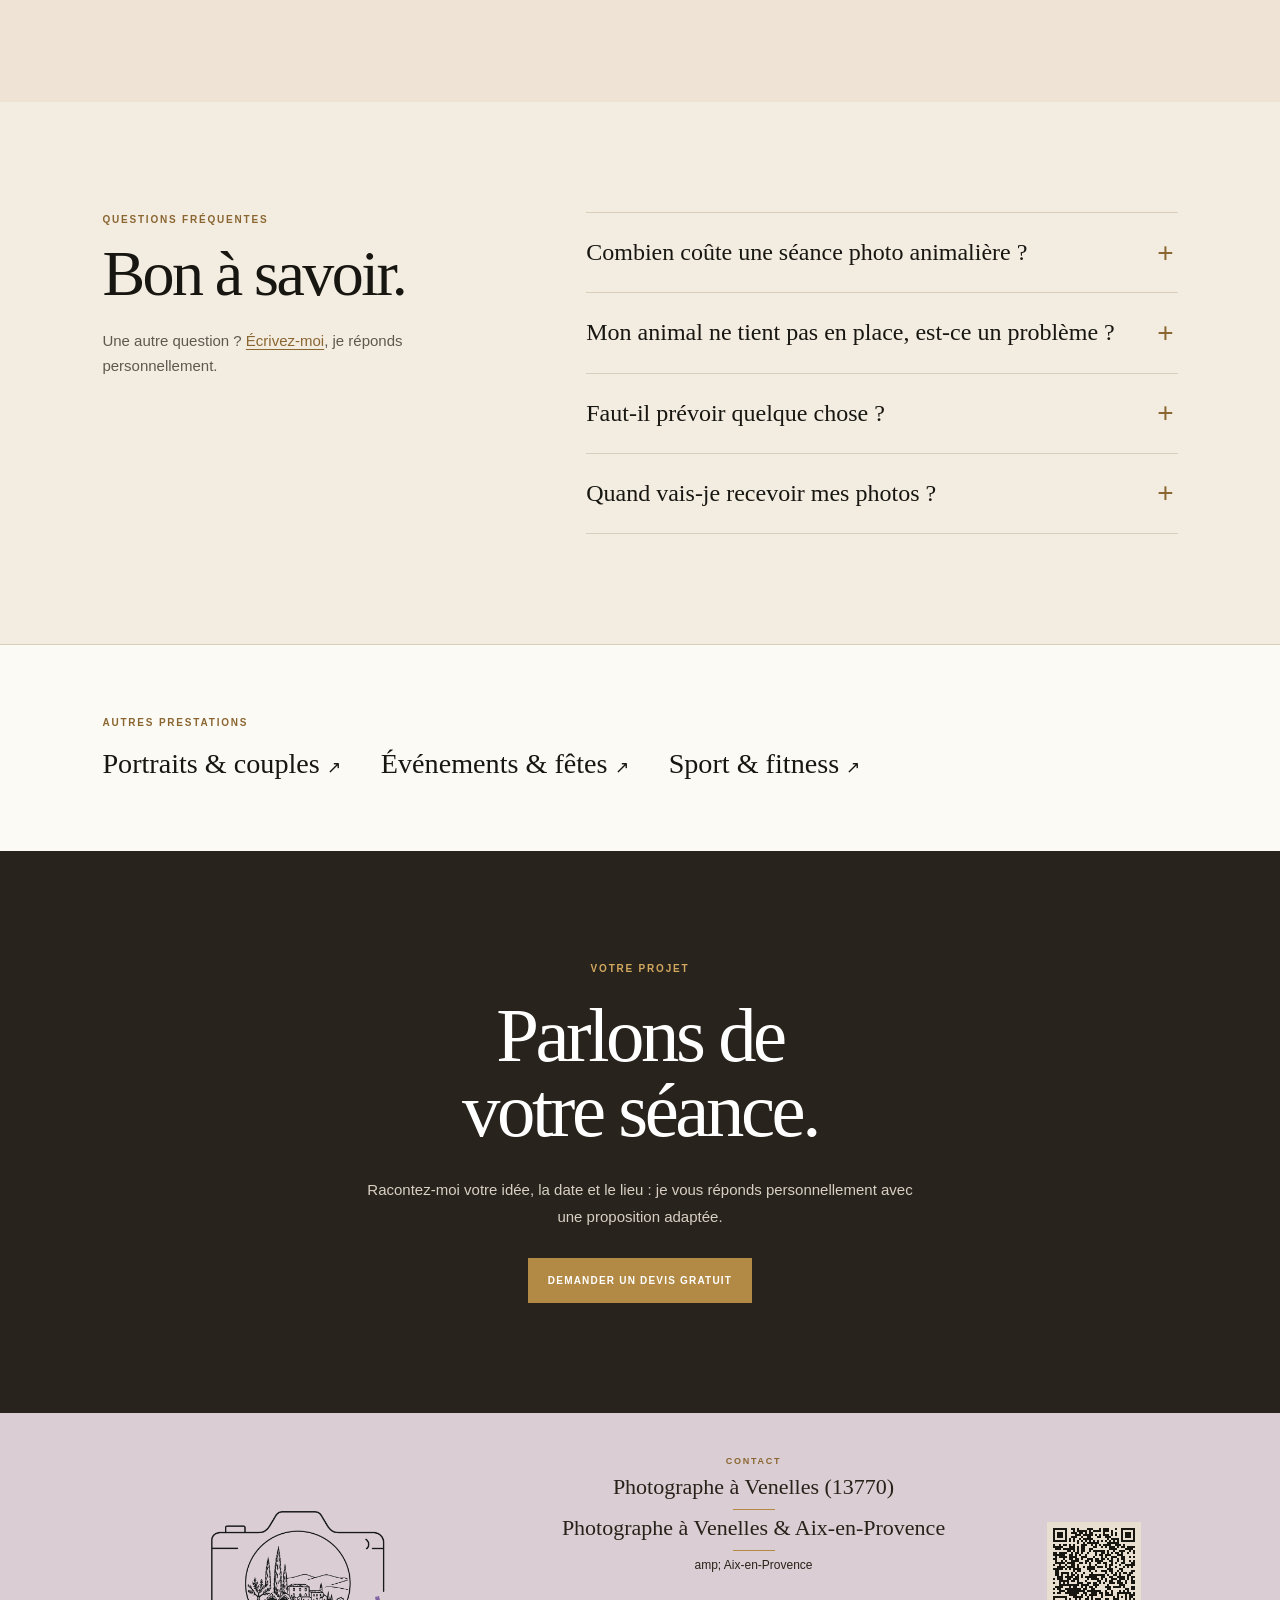
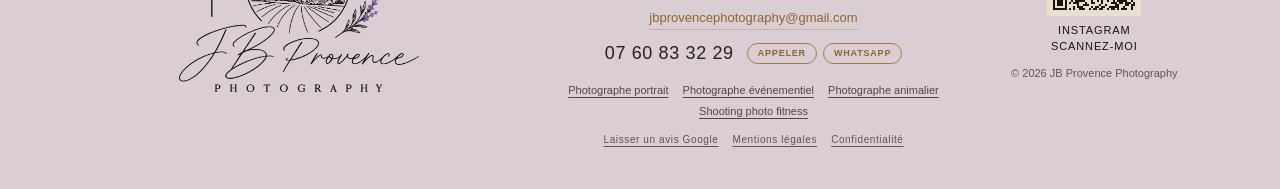
<file: photographe-animalier-aix-en-provence.html>
<!doctype html>
<html lang="fr">
<head>
  <meta charset="utf-8">
  <script>/* Ancienne adresse GitHub → nom de domaine officiel */ if (location.hostname.endsWith(".github.io")) location.replace("https://jbprovencephotography.com" + location.pathname.replace(/^\/[^\/]+/, "") + location.search + location.hash);</script>
  <meta name="viewport" content="width=device-width, initial-scale=1, viewport-fit=cover">
  <title>Photographe animalier à Aix-en-Provence & Venelles — JB Provence Photography</title>
  <meta name="description" content="Séance photo pour votre chien, votre chat ou votre cheval à Aix-en-Provence, Venelles et alentours. Photographe animalier patient, en extérieur ou chez vous. Devis gratuit.">
  <meta name="theme-color" content="#b9a982">
  <meta property="og:type" content="website">
  <meta property="og:locale" content="fr_FR">
  <meta property="og:site_name" content="JB Provence Photography">
  <meta property="og:title" content="Photographe animalier à Aix-en-Provence & Venelles">
  <meta property="og:description" content="Séance photo pour votre chien, votre chat ou votre cheval à Aix-en-Provence, Venelles et alentours. Photographe animalier patient, en extérieur ou chez vous. Devis gratuit.">
  <meta property="og:url" content="https://jbprovencephotography.com/photographe-animalier-aix-en-provence">
  <meta property="og:image" content="https://jbprovencephotography.com/assets/images/apercu-partage.jpg">
  <meta name="twitter:card" content="summary_large_image">
  <link rel="canonical" href="https://jbprovencephotography.com/photographe-animalier-aix-en-provence">
  <link rel="icon" href="assets/images/favicon-32.png" sizes="32x32" type="image/png">
  <link rel="apple-touch-icon" href="assets/images/apple-touch-icon.png">
  <link rel="stylesheet" href="assets/css/base.css?v=20261029">
  <link rel="stylesheet" href="assets/css/home.css?v=20261029">
  <link rel="stylesheet" href="assets/css/service.css?v=20261029">
  <link rel="stylesheet" href="assets/css/footer-services.css?v=20261029">
  <script type="application/ld+json">
[
  {
    "@context": "https://schema.org",
    "@type": "Service",
    "name": "Photographe animalier à Aix-en-Provence & Venelles",
    "serviceType": "Animaux de compagnie",
    "description": "Séance photo pour votre chien, votre chat ou votre cheval à Aix-en-Provence, Venelles et alentours. Photographe animalier patient, en extérieur ou chez vous. Devis gratuit.",
    "url": "https://jbprovencephotography.com/photographe-animalier-aix-en-provence",
    "image": "https://jbprovencephotography.com/assets/images/galeries/animalier/border-collie.jpg",
    "areaServed": [
      {
        "@type": "City",
        "name": "Venelles"
      },
      {
        "@type": "City",
        "name": "Meyrargues"
      },
      {
        "@type": "City",
        "name": "Saint-Marc-Jaumegarde"
      },
      {
        "@type": "City",
        "name": "Le Puy-Sainte-Réparade"
      },
      {
        "@type": "City",
        "name": "Aix-en-Provence"
      },
      {
        "@type": "City",
        "name": "Le Tholonet"
      },
      {
        "@type": "City",
        "name": "Peyrolles-en-Provence"
      },
      {
        "@type": "City",
        "name": "Vauvenargues"
      },
      {
        "@type": "City",
        "name": "Pertuis"
      },
      {
        "@type": "City",
        "name": "Éguilles"
      },
      {
        "@type": "City",
        "name": "Beaurecueil"
      },
      {
        "@type": "City",
        "name": "Meyreuil"
      },
      {
        "@type": "City",
        "name": "Rognes"
      },
      {
        "@type": "City",
        "name": "Jouques"
      },
      {
        "@type": "City",
        "name": "Châteauneuf-le-Rouge"
      },
      {
        "@type": "City",
        "name": "Saint-Cannat"
      },
      {
        "@type": "City",
        "name": "Gardanne"
      },
      {
        "@type": "City",
        "name": "Ventabren"
      },
      {
        "@type": "City",
        "name": "Rousset"
      },
      {
        "@type": "City",
        "name": "Bouc-Bel-Air"
      },
      {
        "@type": "City",
        "name": "Fuveau"
      },
      {
        "@type": "City",
        "name": "Cadenet"
      },
      {
        "@type": "City",
        "name": "Lambesc"
      },
      {
        "@type": "City",
        "name": "La Roque-d’Anthéron"
      },
      {
        "@type": "City",
        "name": "Simiane-Collongue"
      },
      {
        "@type": "City",
        "name": "Cabriès"
      },
      {
        "@type": "City",
        "name": "Coudoux"
      },
      {
        "@type": "City",
        "name": "Velaux"
      },
      {
        "@type": "City",
        "name": "Saint-Paul-lès-Durance"
      },
      {
        "@type": "City",
        "name": "Mimet"
      },
      {
        "@type": "City",
        "name": "Lourmarin"
      },
      {
        "@type": "City",
        "name": "Trets"
      },
      {
        "@type": "City",
        "name": "Rognac"
      },
      {
        "@type": "City",
        "name": "Vitrolles"
      },
      {
        "@type": "City",
        "name": "Les Pennes-Mirabeau"
      },
      {
        "@type": "City",
        "name": "Pélissanne"
      },
      {
        "@type": "City",
        "name": "Marignane"
      },
      {
        "@type": "City",
        "name": "Gignac-la-Nerthe"
      }
    ],
    "provider": {
      "@type": "ProfessionalService",
      "name": "JB Provence Photography",
      "url": "https://jbprovencephotography.com/",
      "telephone": "+33760833229",
      "email": "jbprovencephotography@gmail.com",
      "address": {
        "@type": "PostalAddress",
        "addressLocality": "Venelles",
        "postalCode": "13770",
        "addressCountry": "FR"
      },
      "hasMap": "https://www.google.com/maps?cid=9644019520319455197",
      "sameAs": [
        "https://www.instagram.com/jb_provence_photography/",
        "https://www.google.com/maps?cid=9644019520319455197"
      ]
    }
  },
  {
    "@context": "https://schema.org",
    "@type": "BreadcrumbList",
    "itemListElement": [
      {
        "@type": "ListItem",
        "position": 1,
        "name": "Accueil",
        "item": "https://jbprovencephotography.com/"
      },
      {
        "@type": "ListItem",
        "position": 2,
        "name": "Animaux de compagnie",
        "item": "https://jbprovencephotography.com/photographe-animalier-aix-en-provence"
      }
    ]
  },
  {
    "@context": "https://schema.org",
    "@type": "FAQPage",
    "mainEntity": [
      {
        "@type": "Question",
        "name": "Combien coûte une séance photo animalière ?",
        "acceptedAnswer": {
          "@type": "Answer",
          "text": "À partir de 89 € (30 minutes, 8 photos retouchées). Le tarif final dépend de la durée, du lieu et du nombre d’animaux : je vous envoie un devis gratuit."
        }
      },
      {
        "@type": "Question",
        "name": "Mon animal ne tient pas en place, est-ce un problème ?",
        "acceptedAnswer": {
          "@type": "Answer",
          "text": "Pas du tout. Je prends le temps nécessaire et je m’adapte à son caractère : les images en mouvement sont souvent les plus vivantes."
        }
      },
      {
        "@type": "Question",
        "name": "Faut-il prévoir quelque chose ?",
        "acceptedAnswer": {
          "@type": "Answer",
          "text": "Ses friandises et son jouet préféré aident beaucoup à attirer son regard. Une balade avant la séance permet aussi de le détendre."
        }
      },
      {
        "@type": "Question",
        "name": "Quand vais-je recevoir mes photos ?",
        "acceptedAnswer": {
          "@type": "Answer",
          "text": "En général sous 7 à 10 jours, retouchées et livrées en haute définition par un lien de téléchargement privé."
        }
      }
    ]
  }
]
  </script>
</head>
<body>
  <a class="skip-link" href="#contenu">Aller au contenu</a>

  <header class="site-header">
    <a class="brand" href="index.html" aria-label="JB Provence Photography, accueil">
      <img src="assets/images/logo.png" width="300" height="227" alt="JB Provence Photography">
    </a>
    <button class="menu-toggle" type="button" aria-label="Ouvrir le menu" aria-controls="site-nav" aria-expanded="false"><span></span><span></span><span></span></button>
    <nav id="site-nav" class="site-nav" aria-label="Navigation principale">
      <a class="nav-link" href="index.html#univers">Portfolio</a>
      <div class="services-menu">
        <button class="services-trigger" type="button" aria-expanded="false" aria-controls="services-dropdown">Prestations <span class="services-chevron" aria-hidden="true"></span></button>
        <div id="services-dropdown" class="services-dropdown">
          <a href="index.html#decouverte">Mini-séance découverte <span>59 €</span></a>
          <a href="photographe-portrait-aix-en-provence.html">Portraits &amp; couples <span>Dès 99 €</span></a>
          <a href="photographe-evenement-aix-en-provence.html">Événements &amp; fêtes <span>Dès 180 €</span></a>
          <a href="photographe-animalier-aix-en-provence.html" aria-current="page">Animaux de compagnie <span>Dès 89 €</span></a>
          <a href="shooting-fitness-aix-en-provence.html">Sport &amp; fitness <span>Dès 129 €</span></a>
          <p class="service-soon">Mariage <span>Bientôt disponible</span></p>
        </div>
      </div>
      <a class="nav-link" href="index.html#a-propos">À propos</a>
      <a class="nav-link" href="index.html#collaborateurs">Collaborateurs</a>
      <a class="nav-contact" href="contact.html">Me contacter</a>
    </nav>
  </header>

  <main id="contenu">
    <nav class="breadcrumb" aria-label="Fil d’Ariane"><a href="index.html">Accueil</a> <span aria-hidden="true">/</span> <a href="index.html#prestations">Prestations</a> <span aria-hidden="true">/</span> <span aria-current="page">Animaux de compagnie</span></nav>

    <section class="page-hero">
      <div class="page-hero-copy">
        <p class="eyebrow">Chiens · Chats · Chevaux</p>
        <h1 class="display">Photographe animalier<br>à <em>Aix-en-Provence.</em></h1>
        <p class="page-lead">Votre compagnon photographié tel qu’il est, avec patience, dans un environnement qu’il connaît. Des images pleines de caractère, seul ou avec vous.</p>
        <div class="hero-actions">
          <a class="button" href="contact.html?projet=Animalier#demande">Demander un devis gratuit</a>
          <a class="text-link" href="tel:+33760833229">07 60 83 32 29 <span aria-hidden="true">↗</span></a>
        </div>
        <p class="page-price">Dès 89 € · Venelles, Aix-en-Provence &amp; alentours</p>
        <p class="page-mini"><a href="index.html#decouverte">Nouveau · Mini-séance découverte 30 min à 59&nbsp;€ <span aria-hidden="true">→</span></a></p>
      </div>
      <figure class="page-hero-image"><img src="assets/images/galeries/animalier/border-collie.jpg" width="1200" height="1800" fetchpriority="high" decoding="async" alt="Border collie noir et blanc photographié dans l’herbe"></figure>
    </section>

    <section class="section page-split" aria-labelledby="offres-title">
      <div class="page-heading">
        <p class="eyebrow">La prestation</p>
        <h2 id="offres-title" class="display">Quelles séances&nbsp;?</h2>
      </div>
      <ol class="page-list">
          <li><span>01</span><div><h3>Portrait de votre chien</h3><p>En balade, en pleine course ou simplement posé, avec son regard et son énergie.</p></div></li>
          <li><span>02</span><div><h3>Portrait de votre chat</h3><p>Chez vous, au calme, en respectant son rythme et ses habitudes.</p></div></li>
          <li><span>03</span><div><h3>Chevaux</h3><p>Au pré, au box ou en mouvement, avec ou sans cavalier.</p></div></li>
          <li><span>04</span><div><h3>Vous et votre animal</h3><p>Des images de votre complicité, à garder longtemps.</p></div></li>
      </ol>
    </section>

    <section class="page-gallery" aria-label="Exemples de photos">
        <figure><img src="assets/images/galeries/animalier/chat-tricolore.jpg" width="853" height="1280" loading="lazy" decoding="async" alt="Chat tricolore à poil long assis en extérieur"></figure>
        <figure><img src="assets/images/galeries/animalier/border-collie-saut.jpg" width="1200" height="1800" loading="lazy" decoding="async" alt="Border collie en plein saut dans un jardin"></figure>
        <figure><img src="assets/images/galeries/animalier/border-collie-yeux.jpg" width="1200" height="1800" loading="lazy" decoding="async" alt="Border collie aux yeux vairons"></figure>
    </section>

    <section class="section page-split page-split--alt" aria-labelledby="lieu-title">
      <div class="page-heading">
        <p class="eyebrow">Où&nbsp;?</p>
        <h2 id="lieu-title" class="display">Je me déplace<br>chez vous.</h2>
      </div>
      <div class="page-text">
        <p>Pour que votre animal soit à l’aise, la séance a lieu chez vous, dans un lieu qu’il connaît ou dans un espace naturel près de chez vous, dans un rayon de 30 km autour de Venelles : Aix-en-Provence, Pertuis, Gardanne, Éguilles, Lambesc, Rousset, Trets, Bouc-Bel-Air, Cabriès, Vitrolles, Marignane et tout le Pays d’Aix.</p>
        <p>Je suis basé à Venelles, à dix minutes d’Aix-en-Provence. Des frais de déplacement peuvent s’appliquer selon la distance&nbsp;; ils sont toujours indiqués dans le devis avant toute réservation. <a href="index.html#zones">Voir toutes les communes</a>.</p>
      </div>
    </section>

    <section class="section page-split" aria-labelledby="etapes-title">
      <div class="page-heading">
        <p class="eyebrow">Déroulement</p>
        <h2 id="etapes-title" class="display">Simple,<br>du début à la fin.</h2>
      </div>
      <ol class="page-list">
          <li><span>01</span><div><h3>Premier échange</h3><p>Vous me décrivez votre projet, la date et le lieu. Je vous réponds personnellement avec un devis clair.</p></div></li>
          <li><span>02</span><div><h3>Préparation</h3><p>Nous fixons ensemble l’ambiance, les horaires et les détails. Vous recevez quelques conseils pour arriver serein.</p></div></li>
          <li><span>03</span><div><h3>La séance</h3><p>Je vous guide simplement tout en laissant la place aux moments naturels.</p></div></li>
          <li><span>04</span><div><h3>Livraison</h3><p>Je sélectionne et retouche les meilleures images, livrées en haute définition sous 7 à 10 jours.</p></div></li>
      </ol>
    </section>

    <section class="section faq" aria-labelledby="faq-title">
      <div class="faq-heading">
        <p class="eyebrow">Questions fréquentes</p>
        <h2 id="faq-title" class="display">Bon à savoir.</h2>
        <p>Une autre question&nbsp;? <a href="contact.html">Écrivez-moi</a>, je réponds personnellement.</p>
      </div>
      <div class="faq-list">
        <details>
          <summary>Combien coûte une séance photo animalière&nbsp;?</summary>
          <p>À partir de 89 € (30 minutes, 8 photos retouchées). Le tarif final dépend de la durée, du lieu et du nombre d’animaux : je vous envoie un devis gratuit.</p>
        </details>
        <details>
          <summary>Mon animal ne tient pas en place, est-ce un problème&nbsp;?</summary>
          <p>Pas du tout. Je prends le temps nécessaire et je m’adapte à son caractère : les images en mouvement sont souvent les plus vivantes.</p>
        </details>
        <details>
          <summary>Faut-il prévoir quelque chose&nbsp;?</summary>
          <p>Ses friandises et son jouet préféré aident beaucoup à attirer son regard. Une balade avant la séance permet aussi de le détendre.</p>
        </details>
        <details>
          <summary>Quand vais-je recevoir mes photos&nbsp;?</summary>
          <p>En général sous 7 à 10 jours, retouchées et livrées en haute définition par un lien de téléchargement privé.</p>
        </details>
      </div>
    </section>

    <section class="section page-others" aria-labelledby="autres-title">
      <p class="eyebrow" id="autres-title">Autres prestations</p>
      <div class="page-others-links">
        <a href="photographe-portrait-aix-en-provence.html">Portraits &amp; couples <span aria-hidden="true">↗</span></a>
        <a href="photographe-evenement-aix-en-provence.html">Événements &amp; fêtes <span aria-hidden="true">↗</span></a>
        <a href="shooting-fitness-aix-en-provence.html">Sport &amp; fitness <span aria-hidden="true">↗</span></a>
      </div>
    </section>

    <section class="cta" aria-labelledby="cta-title">
      <p class="eyebrow">Votre projet</p>
      <h2 id="cta-title" class="display">Parlons de<br>votre séance.</h2>
      <p>Racontez-moi votre idée, la date et le lieu : je vous réponds personnellement avec une proposition adaptée.</p>
      <a class="button" href="contact.html?projet=Animalier#demande">Demander un devis gratuit</a>
    </section>
  </main>

  <nav class="mobile-cta" aria-label="Contact rapide">
    <a href="tel:+33760833229">Appeler</a>
    <a href="https://wa.me/33760833229" target="_blank" rel="noopener">WhatsApp</a>
    <a class="mobile-cta-main" href="contact.html?projet=Animalier#demande">Réserver</a>
  </nav>

  <footer class="site-footer">
    <a class="footer-brand" href="index.html" aria-label="JB Provence Photography, accueil"><img src="assets/images/logo.png" width="300" height="227" loading="lazy" alt="JB Provence Photography"></a>
    <div class="footer-contact">
      <span class="footer-kicker">Contact</span>
      <p class="footer-title">Photographe à Venelles (13770) <p class="footer-title">Photographe à Venelles &amp; Aix-en-Provence</p>amp; Aix-en-Provence</p>
      <a class="footer-email" href="mailto:jbprovencephotography@gmail.com">jbprovencephotography@gmail.com</a>
      <div class="footer-phone-row">
        <a class="footer-phone" href="tel:+33760833229">07 60 83 32 29</a>
        <span class="pill-actions"><a href="tel:+33760833229">Appeler</a><a href="https://wa.me/33760833229" target="_blank" rel="noopener">WhatsApp</a></span>
      </div>
      <nav class="footer-services" aria-label="Prestations">
        <a href="photographe-portrait-aix-en-provence.html">Photographe portrait</a>
        <a href="photographe-evenement-aix-en-provence.html">Photographe événementiel</a>
        <a href="photographe-animalier-aix-en-provence.html">Photographe animalier</a>
        <a href="shooting-fitness-aix-en-provence.html">Shooting photo fitness</a>
      </nav>
      <nav class="footer-legal" aria-label="Informations légales">
        <a href="https://g.page/r/Cd3_klOocNaFEBM/review" target="_blank" rel="noopener">Laisser un avis Google</a>
        <a href="mentions-legales.html">Mentions légales</a>
        <a href="mentions-legales.html#donnees-personnelles">Confidentialité</a>
      </nav>
    </div>
    <div class="instagram-qr">
      <a href="https://www.instagram.com/jb_provence_photography/" target="_blank" rel="noopener"><img src="assets/images/instagram-qr.png" width="94" height="94" alt="QR code vers l’Instagram de JB Provence Photography"><span>Instagram<br>Scannez-moi</span></a>
      <small>© <span data-year>2026</span> JB Provence Photography</small>
    </div>
  </footer>

  <script src="assets/js/main.js?v=20261029" defer></script>
  <script src="assets/js/service.js?v=20261029" defer></script>
</body>
</html>
</file>
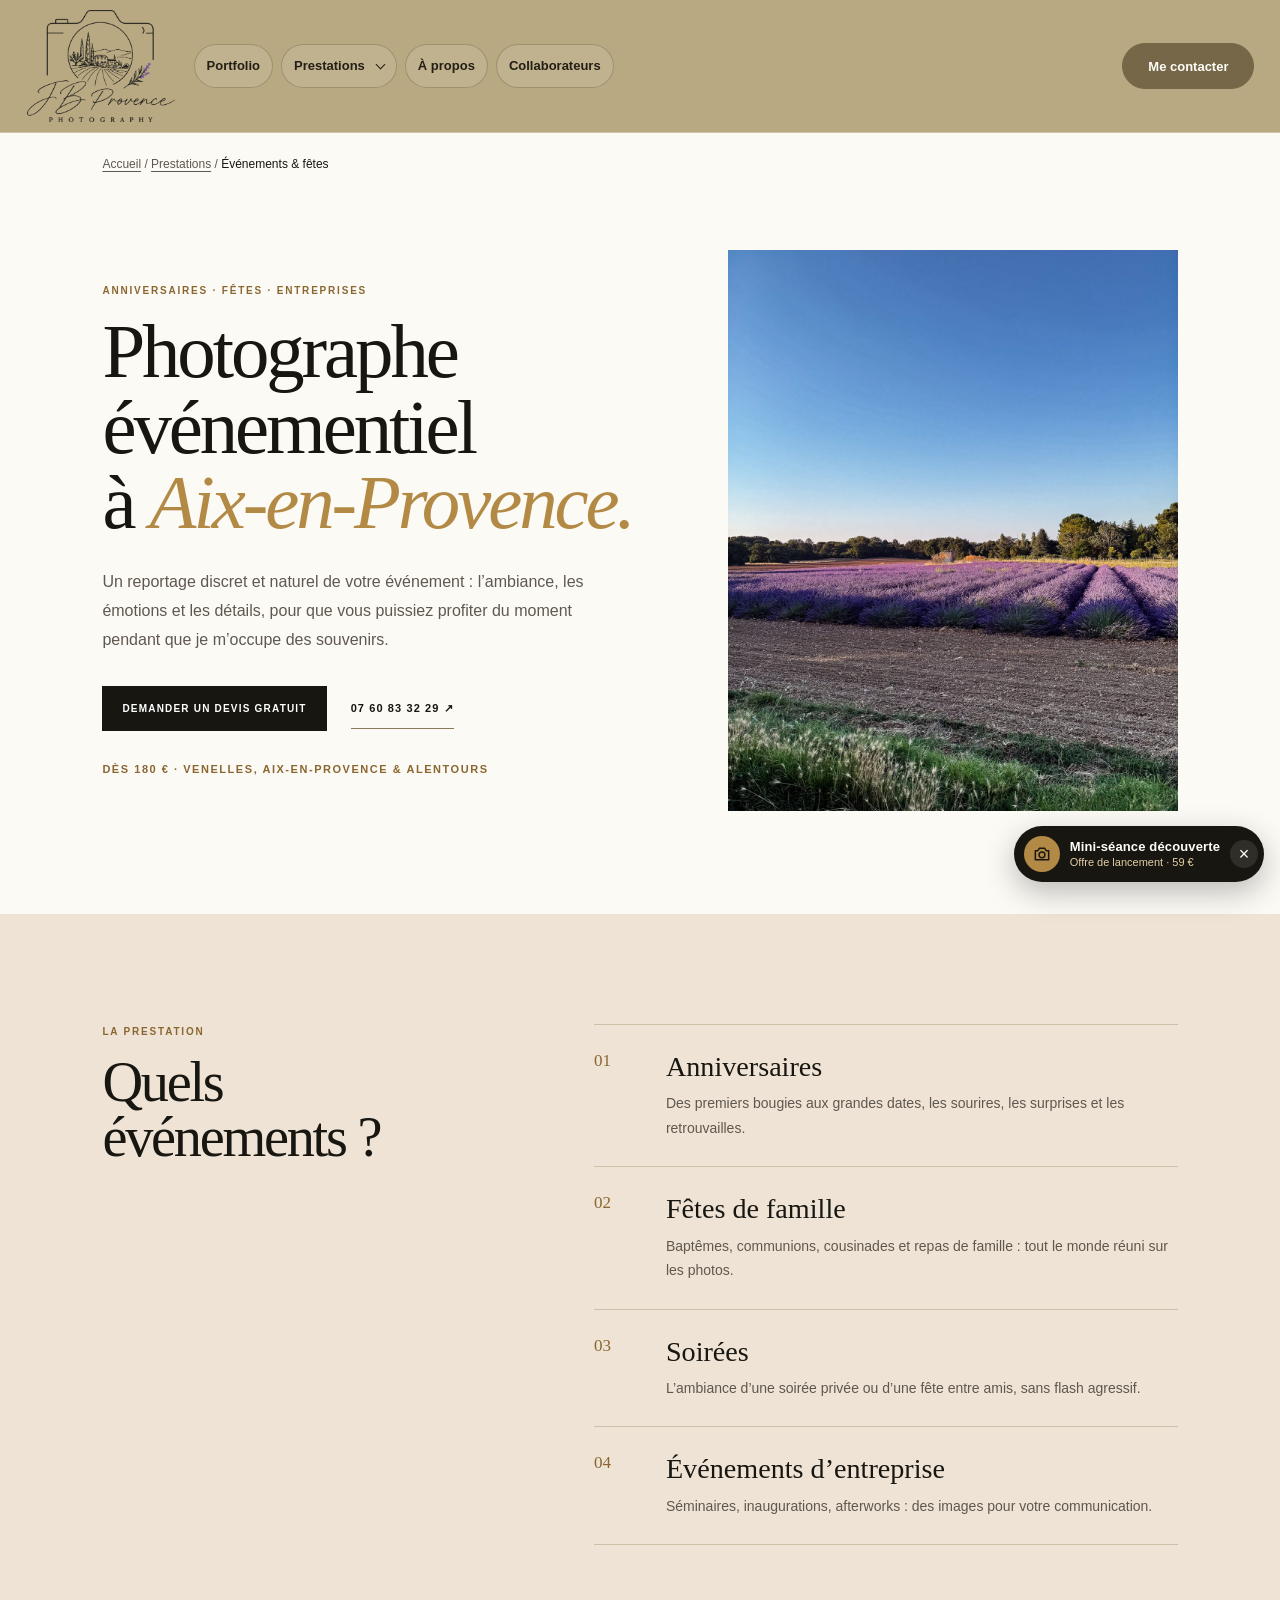
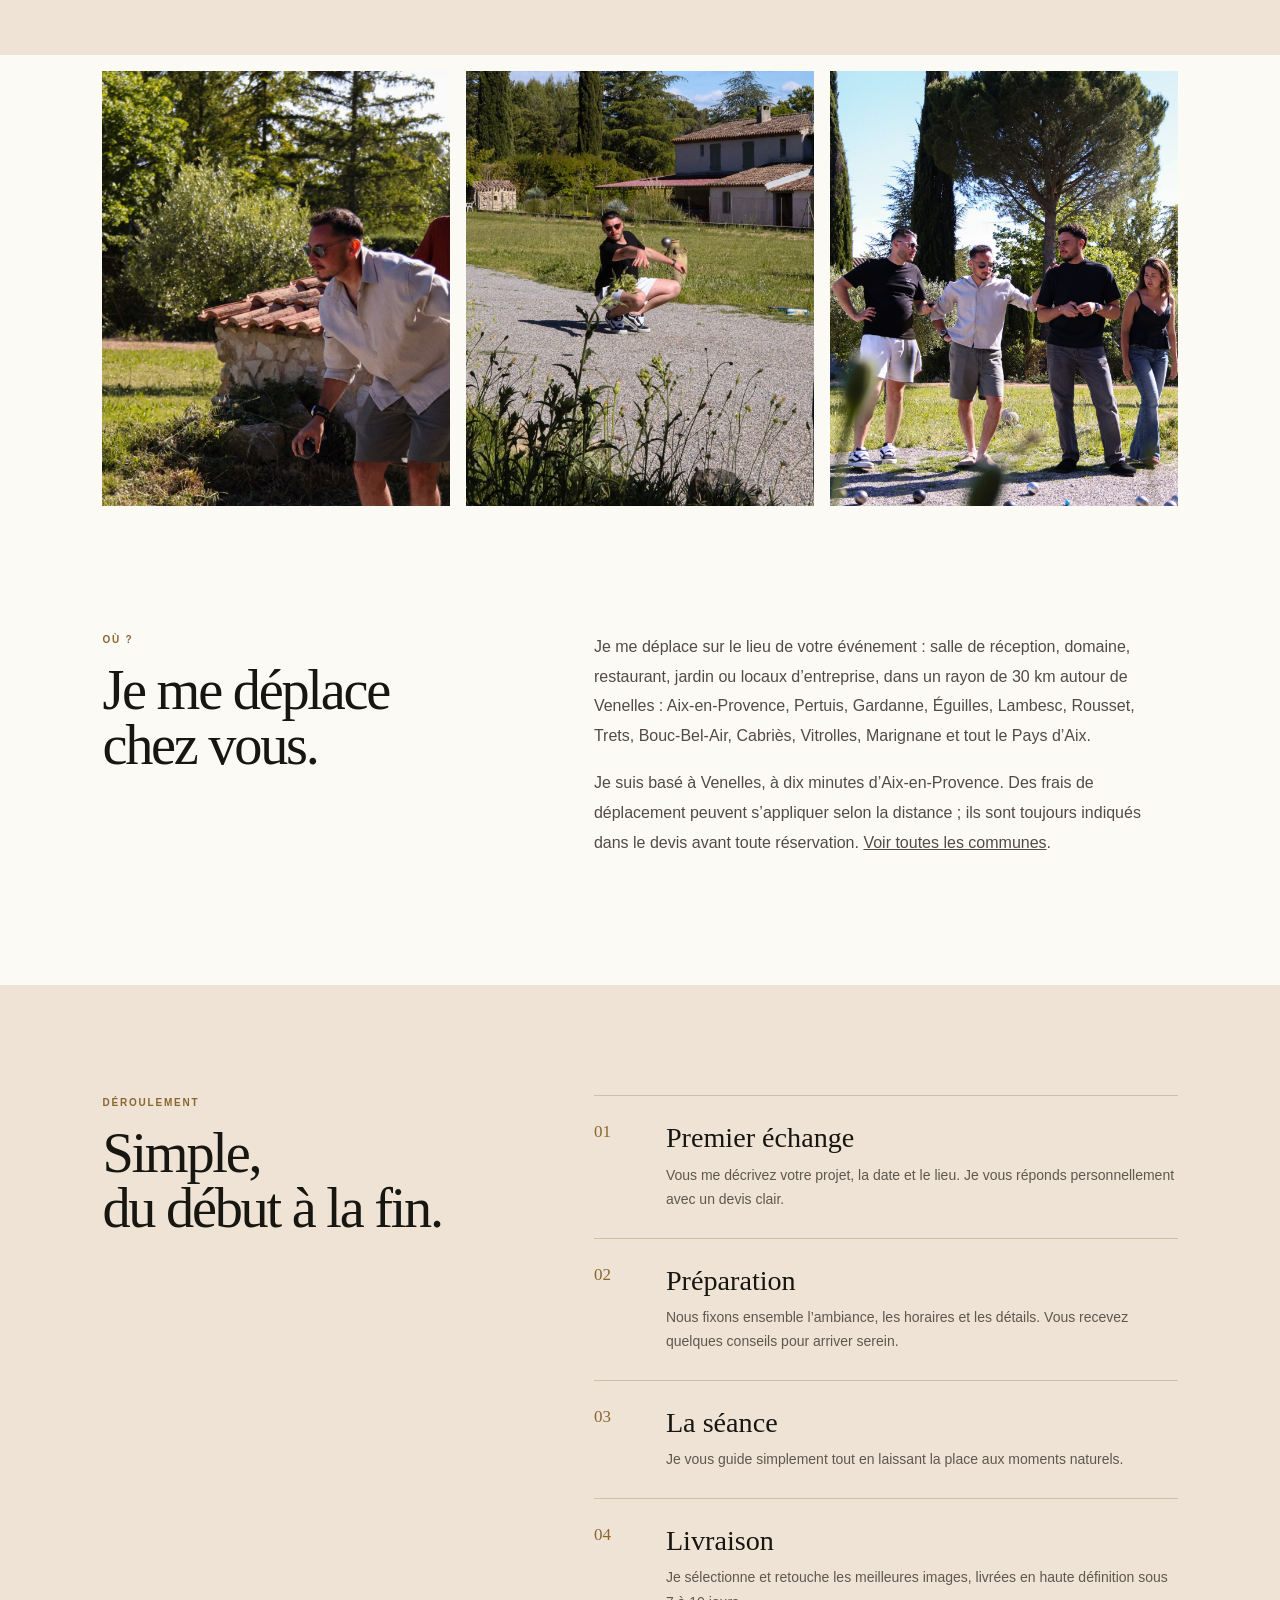
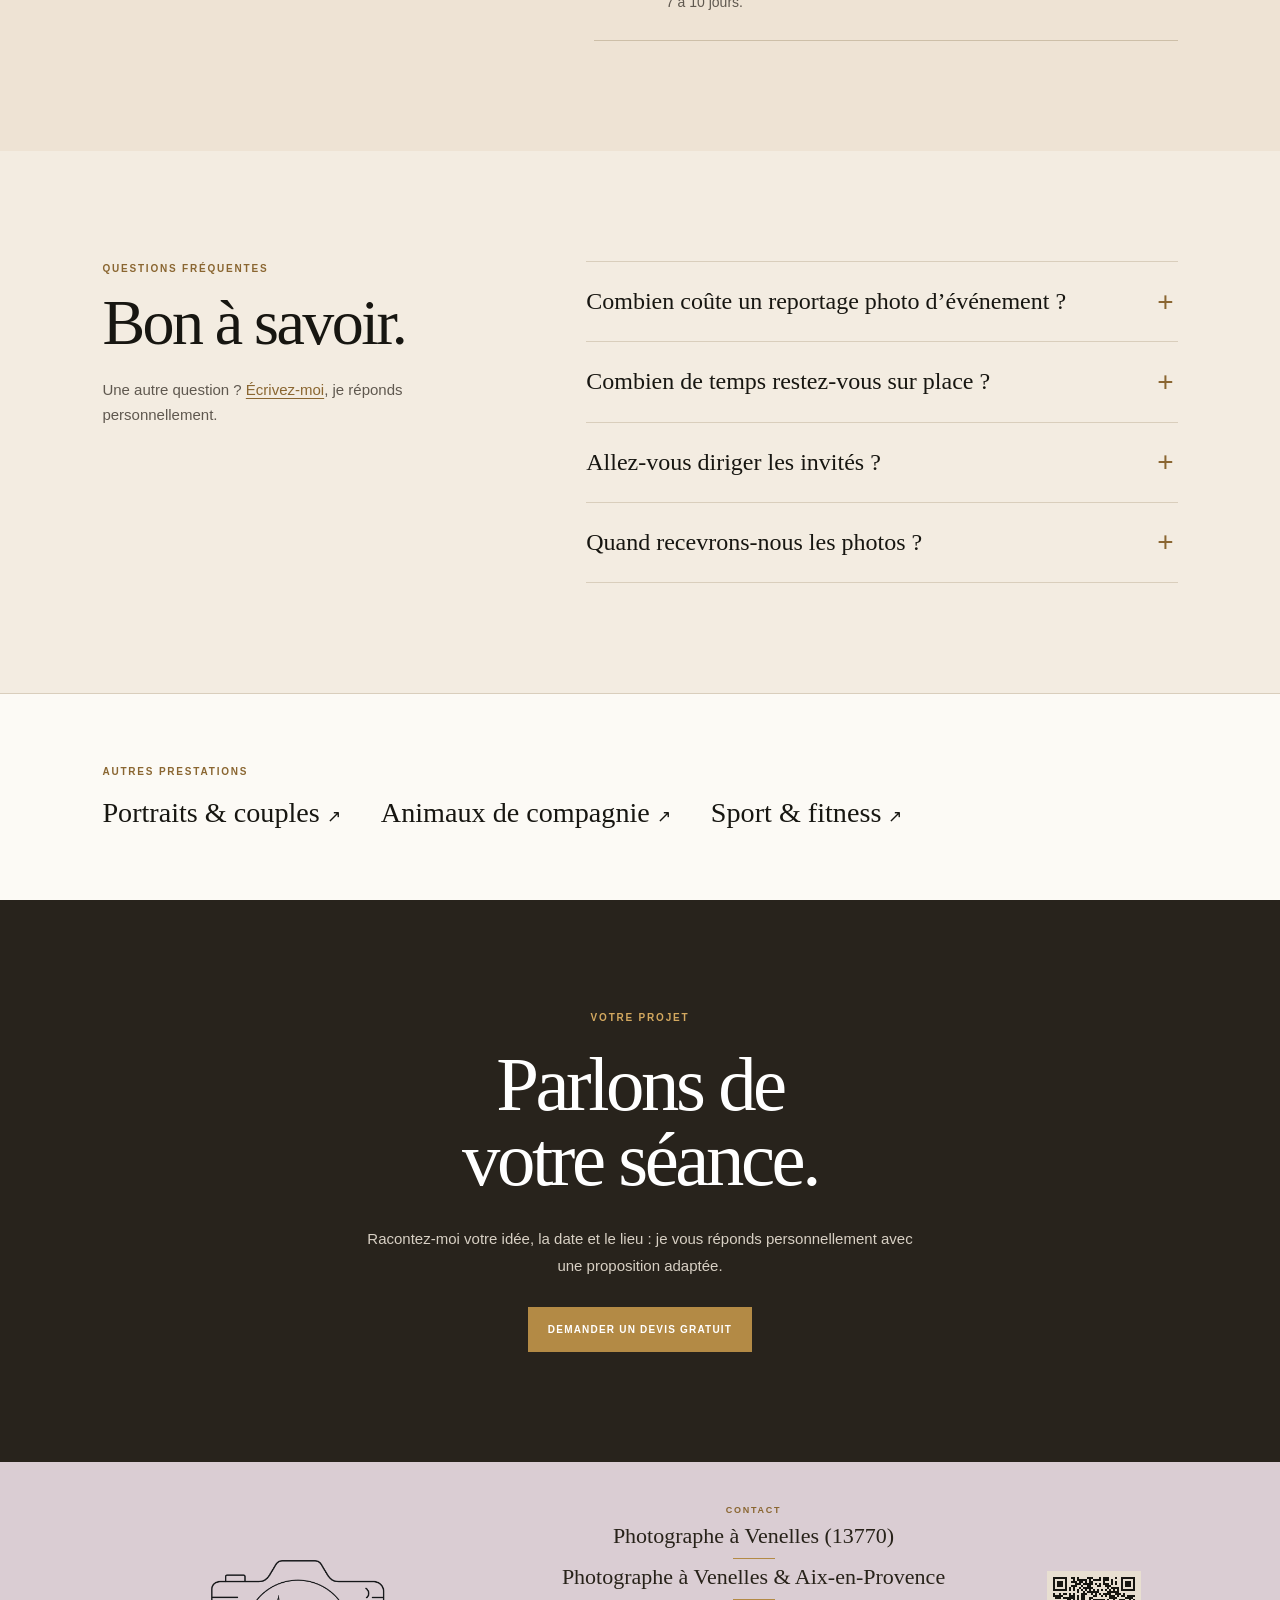
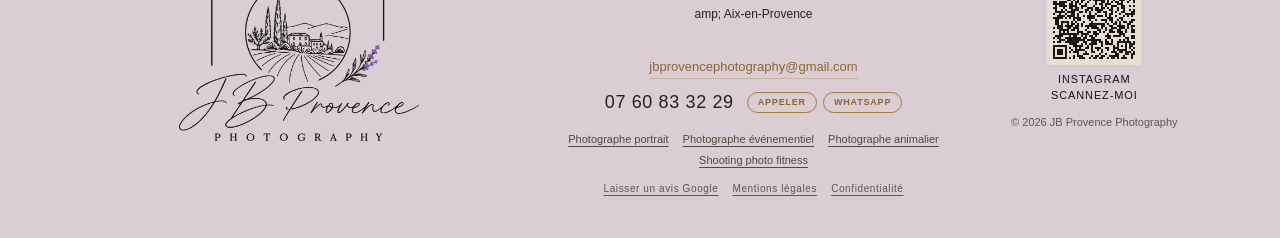
<file: photographe-evenement-aix-en-provence.html>
<!doctype html>
<html lang="fr">
<head>
  <meta charset="utf-8">
  <script>/* Ancienne adresse GitHub → nom de domaine officiel */ if (location.hostname.endsWith(".github.io")) location.replace("https://jbprovencephotography.com" + location.pathname.replace(/^\/[^\/]+/, "") + location.search + location.hash);</script>
  <meta name="viewport" content="width=device-width, initial-scale=1, viewport-fit=cover">
  <title>Photographe événementiel à Aix-en-Provence & Venelles — JB Provence Photography</title>
  <meta name="description" content="Photographe pour vos anniversaires, fêtes de famille, soirées et événements d’entreprise à Aix-en-Provence, Venelles et alentours. Reportage naturel et discret. Devis gratuit.">
  <meta name="theme-color" content="#b9a982">
  <meta property="og:type" content="website">
  <meta property="og:locale" content="fr_FR">
  <meta property="og:site_name" content="JB Provence Photography">
  <meta property="og:title" content="Photographe événementiel à Aix-en-Provence & Venelles">
  <meta property="og:description" content="Photographe pour vos anniversaires, fêtes de famille, soirées et événements d’entreprise à Aix-en-Provence, Venelles et alentours. Reportage naturel et discret. Devis gratuit.">
  <meta property="og:url" content="https://jbprovencephotography.com/photographe-evenement-aix-en-provence">
  <meta property="og:image" content="https://jbprovencephotography.com/assets/images/apercu-partage.jpg">
  <meta name="twitter:card" content="summary_large_image">
  <link rel="canonical" href="https://jbprovencephotography.com/photographe-evenement-aix-en-provence">
  <link rel="icon" href="assets/images/favicon-32.png" sizes="32x32" type="image/png">
  <link rel="apple-touch-icon" href="assets/images/apple-touch-icon.png">
  <link rel="stylesheet" href="assets/css/base.css?v=20261029">
  <link rel="stylesheet" href="assets/css/home.css?v=20261029">
  <link rel="stylesheet" href="assets/css/service.css?v=20261029">
  <link rel="stylesheet" href="assets/css/footer-services.css?v=20261029">
  <script type="application/ld+json">
[
  {
    "@context": "https://schema.org",
    "@type": "Service",
    "name": "Photographe événementiel à Aix-en-Provence & Venelles",
    "serviceType": "Événements & fêtes",
    "description": "Photographe pour vos anniversaires, fêtes de famille, soirées et événements d’entreprise à Aix-en-Provence, Venelles et alentours. Reportage naturel et discret. Devis gratuit.",
    "url": "https://jbprovencephotography.com/photographe-evenement-aix-en-provence",
    "image": "https://jbprovencephotography.com/assets/images/hero-lavande.jpg",
    "areaServed": [
      {
        "@type": "City",
        "name": "Venelles"
      },
      {
        "@type": "City",
        "name": "Meyrargues"
      },
      {
        "@type": "City",
        "name": "Saint-Marc-Jaumegarde"
      },
      {
        "@type": "City",
        "name": "Le Puy-Sainte-Réparade"
      },
      {
        "@type": "City",
        "name": "Aix-en-Provence"
      },
      {
        "@type": "City",
        "name": "Le Tholonet"
      },
      {
        "@type": "City",
        "name": "Peyrolles-en-Provence"
      },
      {
        "@type": "City",
        "name": "Vauvenargues"
      },
      {
        "@type": "City",
        "name": "Pertuis"
      },
      {
        "@type": "City",
        "name": "Éguilles"
      },
      {
        "@type": "City",
        "name": "Beaurecueil"
      },
      {
        "@type": "City",
        "name": "Meyreuil"
      },
      {
        "@type": "City",
        "name": "Rognes"
      },
      {
        "@type": "City",
        "name": "Jouques"
      },
      {
        "@type": "City",
        "name": "Châteauneuf-le-Rouge"
      },
      {
        "@type": "City",
        "name": "Saint-Cannat"
      },
      {
        "@type": "City",
        "name": "Gardanne"
      },
      {
        "@type": "City",
        "name": "Ventabren"
      },
      {
        "@type": "City",
        "name": "Rousset"
      },
      {
        "@type": "City",
        "name": "Bouc-Bel-Air"
      },
      {
        "@type": "City",
        "name": "Fuveau"
      },
      {
        "@type": "City",
        "name": "Cadenet"
      },
      {
        "@type": "City",
        "name": "Lambesc"
      },
      {
        "@type": "City",
        "name": "La Roque-d’Anthéron"
      },
      {
        "@type": "City",
        "name": "Simiane-Collongue"
      },
      {
        "@type": "City",
        "name": "Cabriès"
      },
      {
        "@type": "City",
        "name": "Coudoux"
      },
      {
        "@type": "City",
        "name": "Velaux"
      },
      {
        "@type": "City",
        "name": "Saint-Paul-lès-Durance"
      },
      {
        "@type": "City",
        "name": "Mimet"
      },
      {
        "@type": "City",
        "name": "Lourmarin"
      },
      {
        "@type": "City",
        "name": "Trets"
      },
      {
        "@type": "City",
        "name": "Rognac"
      },
      {
        "@type": "City",
        "name": "Vitrolles"
      },
      {
        "@type": "City",
        "name": "Les Pennes-Mirabeau"
      },
      {
        "@type": "City",
        "name": "Pélissanne"
      },
      {
        "@type": "City",
        "name": "Marignane"
      },
      {
        "@type": "City",
        "name": "Gignac-la-Nerthe"
      }
    ],
    "provider": {
      "@type": "ProfessionalService",
      "name": "JB Provence Photography",
      "url": "https://jbprovencephotography.com/",
      "telephone": "+33760833229",
      "email": "jbprovencephotography@gmail.com",
      "address": {
        "@type": "PostalAddress",
        "addressLocality": "Venelles",
        "postalCode": "13770",
        "addressCountry": "FR"
      },
      "hasMap": "https://www.google.com/maps?cid=9644019520319455197",
      "sameAs": [
        "https://www.instagram.com/jb_provence_photography/",
        "https://www.google.com/maps?cid=9644019520319455197"
      ]
    }
  },
  {
    "@context": "https://schema.org",
    "@type": "BreadcrumbList",
    "itemListElement": [
      {
        "@type": "ListItem",
        "position": 1,
        "name": "Accueil",
        "item": "https://jbprovencephotography.com/"
      },
      {
        "@type": "ListItem",
        "position": 2,
        "name": "Événements & fêtes",
        "item": "https://jbprovencephotography.com/photographe-evenement-aix-en-provence"
      }
    ]
  },
  {
    "@context": "https://schema.org",
    "@type": "FAQPage",
    "mainEntity": [
      {
        "@type": "Question",
        "name": "Combien coûte un reportage photo d’événement ?",
        "acceptedAnswer": {
          "@type": "Answer",
          "text": "À partir de 180 € pour une heure de reportage. Le tarif final dépend de la durée de présence et du lieu : décrivez-moi votre événement et je vous envoie un devis gratuit."
        }
      },
      {
        "@type": "Question",
        "name": "Combien de temps restez-vous sur place ?",
        "acceptedAnswer": {
          "@type": "Answer",
          "text": "Le temps que vous choisissez : une heure pour les moments clés, ou toute la soirée. Nous le fixons ensemble dans le devis."
        }
      },
      {
        "@type": "Question",
        "name": "Allez-vous diriger les invités ?",
        "acceptedAnswer": {
          "@type": "Answer",
          "text": "Très peu. Je photographie surtout les moments spontanés, et je peux organiser quelques photos de groupe si vous le souhaitez."
        }
      },
      {
        "@type": "Question",
        "name": "Quand recevrons-nous les photos ?",
        "acceptedAnswer": {
          "@type": "Answer",
          "text": "En général sous 7 à 10 jours, retouchées et livrées en haute définition par un lien privé que vous pouvez partager avec vos invités."
        }
      }
    ]
  }
]
  </script>
</head>
<body>
  <a class="skip-link" href="#contenu">Aller au contenu</a>

  <header class="site-header">
    <a class="brand" href="index.html" aria-label="JB Provence Photography, accueil">
      <img src="assets/images/logo.png" width="300" height="227" alt="JB Provence Photography">
    </a>
    <button class="menu-toggle" type="button" aria-label="Ouvrir le menu" aria-controls="site-nav" aria-expanded="false"><span></span><span></span><span></span></button>
    <nav id="site-nav" class="site-nav" aria-label="Navigation principale">
      <a class="nav-link" href="index.html#univers">Portfolio</a>
      <div class="services-menu">
        <button class="services-trigger" type="button" aria-expanded="false" aria-controls="services-dropdown">Prestations <span class="services-chevron" aria-hidden="true"></span></button>
        <div id="services-dropdown" class="services-dropdown">
          <a href="index.html#decouverte">Mini-séance découverte <span>59 €</span></a>
          <a href="photographe-portrait-aix-en-provence.html">Portraits &amp; couples <span>Dès 99 €</span></a>
          <a href="photographe-evenement-aix-en-provence.html" aria-current="page">Événements &amp; fêtes <span>Dès 180 €</span></a>
          <a href="photographe-animalier-aix-en-provence.html">Animaux de compagnie <span>Dès 89 €</span></a>
          <a href="shooting-fitness-aix-en-provence.html">Sport &amp; fitness <span>Dès 129 €</span></a>
          <p class="service-soon">Mariage <span>Bientôt disponible</span></p>
        </div>
      </div>
      <a class="nav-link" href="index.html#a-propos">À propos</a>
      <a class="nav-link" href="index.html#collaborateurs">Collaborateurs</a>
      <a class="nav-contact" href="contact.html">Me contacter</a>
    </nav>
  </header>

  <main id="contenu">
    <nav class="breadcrumb" aria-label="Fil d’Ariane"><a href="index.html">Accueil</a> <span aria-hidden="true">/</span> <a href="index.html#prestations">Prestations</a> <span aria-hidden="true">/</span> <span aria-current="page">Événements &amp; fêtes</span></nav>

    <section class="page-hero">
      <div class="page-hero-copy">
        <p class="eyebrow">Anniversaires · Fêtes · Entreprises</p>
        <h1 class="display">Photographe événementiel<br>à <em>Aix-en-Provence.</em></h1>
        <p class="page-lead">Un reportage discret et naturel de votre événement : l’ambiance, les émotions et les détails, pour que vous puissiez profiter du moment pendant que je m’occupe des souvenirs.</p>
        <div class="hero-actions">
          <a class="button" href="contact.html?projet=%C3%89v%C3%A9nement#demande">Demander un devis gratuit</a>
          <a class="text-link" href="tel:+33760833229">07 60 83 32 29 <span aria-hidden="true">↗</span></a>
        </div>
        <p class="page-price">Dès 180 € · Venelles, Aix-en-Provence &amp; alentours</p>
      </div>
      <figure class="page-hero-image"><img src="assets/images/hero-lavande.jpg" width="1200" height="1600" fetchpriority="high" decoding="async" alt="Champ de lavande en Provence"></figure>
    </section>

    <section class="section page-split" aria-labelledby="offres-title">
      <div class="page-heading">
        <p class="eyebrow">La prestation</p>
        <h2 id="offres-title" class="display">Quels événements&nbsp;?</h2>
      </div>
      <ol class="page-list">
          <li><span>01</span><div><h3>Anniversaires</h3><p>Des premiers bougies aux grandes dates, les sourires, les surprises et les retrouvailles.</p></div></li>
          <li><span>02</span><div><h3>Fêtes de famille</h3><p>Baptêmes, communions, cousinades et repas de famille : tout le monde réuni sur les photos.</p></div></li>
          <li><span>03</span><div><h3>Soirées</h3><p>L’ambiance d’une soirée privée ou d’une fête entre amis, sans flash agressif.</p></div></li>
          <li><span>04</span><div><h3>Événements d’entreprise</h3><p>Séminaires, inaugurations, afterworks : des images pour votre communication.</p></div></li>
      </ol>
    </section>

    <section class="page-gallery" aria-label="Exemples de photos">
        <figure><img src="assets/images/galeries/moments/petanque-pointeur.jpg" width="1800" height="1200" loading="lazy" decoding="async" alt="Partie de pétanque entre amis dans un jardin provençal"></figure>
        <figure><img src="assets/images/galeries/moments/petanque-tireur.jpg" width="1200" height="1800" loading="lazy" decoding="async" alt="Joueur de pétanque en plein tir devant un mas provençal"></figure>
        <figure><img src="assets/images/galeries/moments/petanque-groupe.jpg" width="1200" height="1800" loading="lazy" decoding="async" alt="Amis réunis autour du terrain de pétanque"></figure>
    </section>

    <section class="section page-split page-split--alt" aria-labelledby="lieu-title">
      <div class="page-heading">
        <p class="eyebrow">Où&nbsp;?</p>
        <h2 id="lieu-title" class="display">Je me déplace<br>chez vous.</h2>
      </div>
      <div class="page-text">
        <p>Je me déplace sur le lieu de votre événement : salle de réception, domaine, restaurant, jardin ou locaux d’entreprise, dans un rayon de 30 km autour de Venelles : Aix-en-Provence, Pertuis, Gardanne, Éguilles, Lambesc, Rousset, Trets, Bouc-Bel-Air, Cabriès, Vitrolles, Marignane et tout le Pays d’Aix.</p>
        <p>Je suis basé à Venelles, à dix minutes d’Aix-en-Provence. Des frais de déplacement peuvent s’appliquer selon la distance&nbsp;; ils sont toujours indiqués dans le devis avant toute réservation. <a href="index.html#zones">Voir toutes les communes</a>.</p>
      </div>
    </section>

    <section class="section page-split" aria-labelledby="etapes-title">
      <div class="page-heading">
        <p class="eyebrow">Déroulement</p>
        <h2 id="etapes-title" class="display">Simple,<br>du début à la fin.</h2>
      </div>
      <ol class="page-list">
          <li><span>01</span><div><h3>Premier échange</h3><p>Vous me décrivez votre projet, la date et le lieu. Je vous réponds personnellement avec un devis clair.</p></div></li>
          <li><span>02</span><div><h3>Préparation</h3><p>Nous fixons ensemble l’ambiance, les horaires et les détails. Vous recevez quelques conseils pour arriver serein.</p></div></li>
          <li><span>03</span><div><h3>La séance</h3><p>Je vous guide simplement tout en laissant la place aux moments naturels.</p></div></li>
          <li><span>04</span><div><h3>Livraison</h3><p>Je sélectionne et retouche les meilleures images, livrées en haute définition sous 7 à 10 jours.</p></div></li>
      </ol>
    </section>

    <section class="section faq" aria-labelledby="faq-title">
      <div class="faq-heading">
        <p class="eyebrow">Questions fréquentes</p>
        <h2 id="faq-title" class="display">Bon à savoir.</h2>
        <p>Une autre question&nbsp;? <a href="contact.html">Écrivez-moi</a>, je réponds personnellement.</p>
      </div>
      <div class="faq-list">
        <details>
          <summary>Combien coûte un reportage photo d’événement&nbsp;?</summary>
          <p>À partir de 180 € pour une heure de reportage. Le tarif final dépend de la durée de présence et du lieu : décrivez-moi votre événement et je vous envoie un devis gratuit.</p>
        </details>
        <details>
          <summary>Combien de temps restez-vous sur place&nbsp;?</summary>
          <p>Le temps que vous choisissez : une heure pour les moments clés, ou toute la soirée. Nous le fixons ensemble dans le devis.</p>
        </details>
        <details>
          <summary>Allez-vous diriger les invités&nbsp;?</summary>
          <p>Très peu. Je photographie surtout les moments spontanés, et je peux organiser quelques photos de groupe si vous le souhaitez.</p>
        </details>
        <details>
          <summary>Quand recevrons-nous les photos&nbsp;?</summary>
          <p>En général sous 7 à 10 jours, retouchées et livrées en haute définition par un lien privé que vous pouvez partager avec vos invités.</p>
        </details>
      </div>
    </section>

    <section class="section page-others" aria-labelledby="autres-title">
      <p class="eyebrow" id="autres-title">Autres prestations</p>
      <div class="page-others-links">
        <a href="photographe-portrait-aix-en-provence.html">Portraits &amp; couples <span aria-hidden="true">↗</span></a>
        <a href="photographe-animalier-aix-en-provence.html">Animaux de compagnie <span aria-hidden="true">↗</span></a>
        <a href="shooting-fitness-aix-en-provence.html">Sport &amp; fitness <span aria-hidden="true">↗</span></a>
      </div>
    </section>

    <section class="cta" aria-labelledby="cta-title">
      <p class="eyebrow">Votre projet</p>
      <h2 id="cta-title" class="display">Parlons de<br>votre séance.</h2>
      <p>Racontez-moi votre idée, la date et le lieu : je vous réponds personnellement avec une proposition adaptée.</p>
      <a class="button" href="contact.html?projet=%C3%89v%C3%A9nement#demande">Demander un devis gratuit</a>
    </section>
  </main>

  <nav class="mobile-cta" aria-label="Contact rapide">
    <a href="tel:+33760833229">Appeler</a>
    <a href="https://wa.me/33760833229" target="_blank" rel="noopener">WhatsApp</a>
    <a class="mobile-cta-main" href="contact.html?projet=%C3%89v%C3%A9nement#demande">Réserver</a>
  </nav>

  <footer class="site-footer">
    <a class="footer-brand" href="index.html" aria-label="JB Provence Photography, accueil"><img src="assets/images/logo.png" width="300" height="227" loading="lazy" alt="JB Provence Photography"></a>
    <div class="footer-contact">
      <span class="footer-kicker">Contact</span>
      <p class="footer-title">Photographe à Venelles (13770) <p class="footer-title">Photographe à Venelles &amp; Aix-en-Provence</p>amp; Aix-en-Provence</p>
      <a class="footer-email" href="mailto:jbprovencephotography@gmail.com">jbprovencephotography@gmail.com</a>
      <div class="footer-phone-row">
        <a class="footer-phone" href="tel:+33760833229">07 60 83 32 29</a>
        <span class="pill-actions"><a href="tel:+33760833229">Appeler</a><a href="https://wa.me/33760833229" target="_blank" rel="noopener">WhatsApp</a></span>
      </div>
      <nav class="footer-services" aria-label="Prestations">
        <a href="photographe-portrait-aix-en-provence.html">Photographe portrait</a>
        <a href="photographe-evenement-aix-en-provence.html">Photographe événementiel</a>
        <a href="photographe-animalier-aix-en-provence.html">Photographe animalier</a>
        <a href="shooting-fitness-aix-en-provence.html">Shooting photo fitness</a>
      </nav>
      <nav class="footer-legal" aria-label="Informations légales">
        <a href="https://g.page/r/Cd3_klOocNaFEBM/review" target="_blank" rel="noopener">Laisser un avis Google</a>
        <a href="mentions-legales.html">Mentions légales</a>
        <a href="mentions-legales.html#donnees-personnelles">Confidentialité</a>
      </nav>
    </div>
    <div class="instagram-qr">
      <a href="https://www.instagram.com/jb_provence_photography/" target="_blank" rel="noopener"><img src="assets/images/instagram-qr.png" width="94" height="94" alt="QR code vers l’Instagram de JB Provence Photography"><span>Instagram<br>Scannez-moi</span></a>
      <small>© <span data-year>2026</span> JB Provence Photography</small>
    </div>
  </footer>

  <script src="assets/js/main.js?v=20261029" defer></script>
  <script src="assets/js/service.js?v=20261029" defer></script>
</body>
</html>
</file>
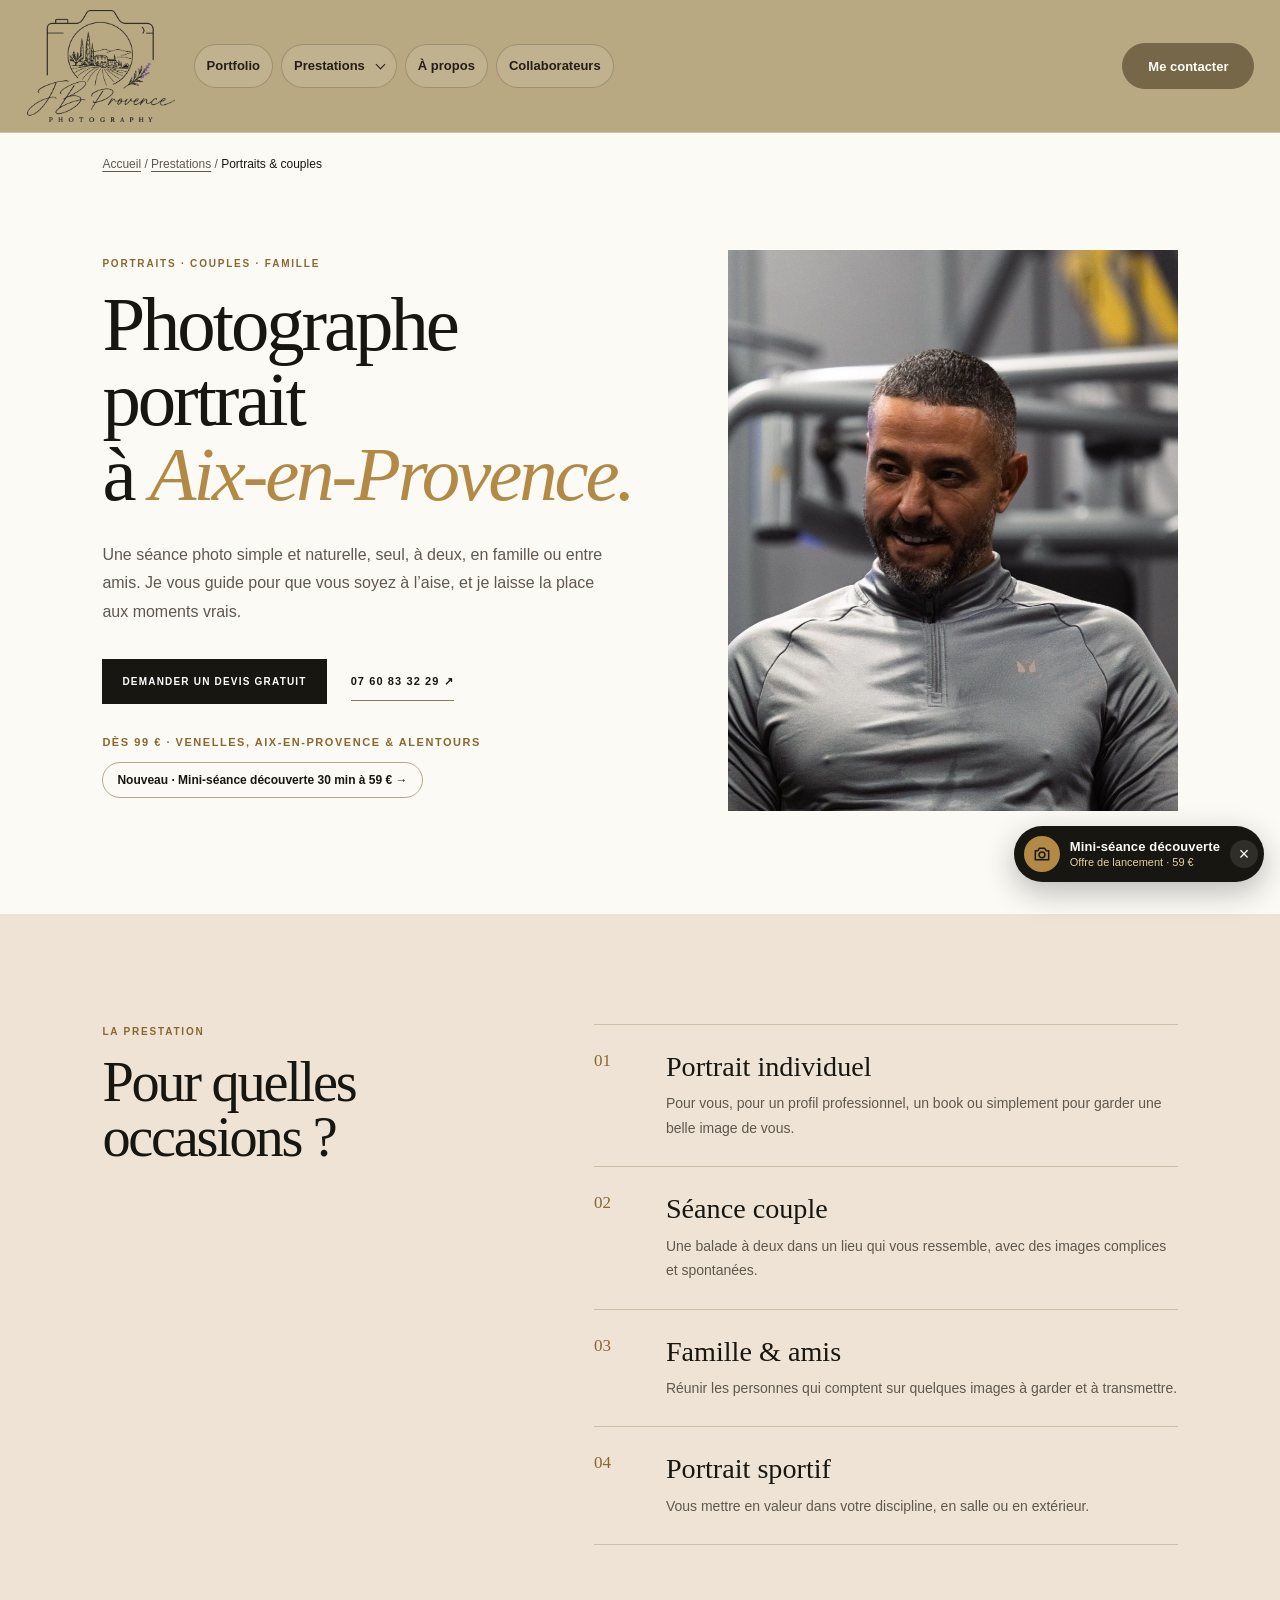
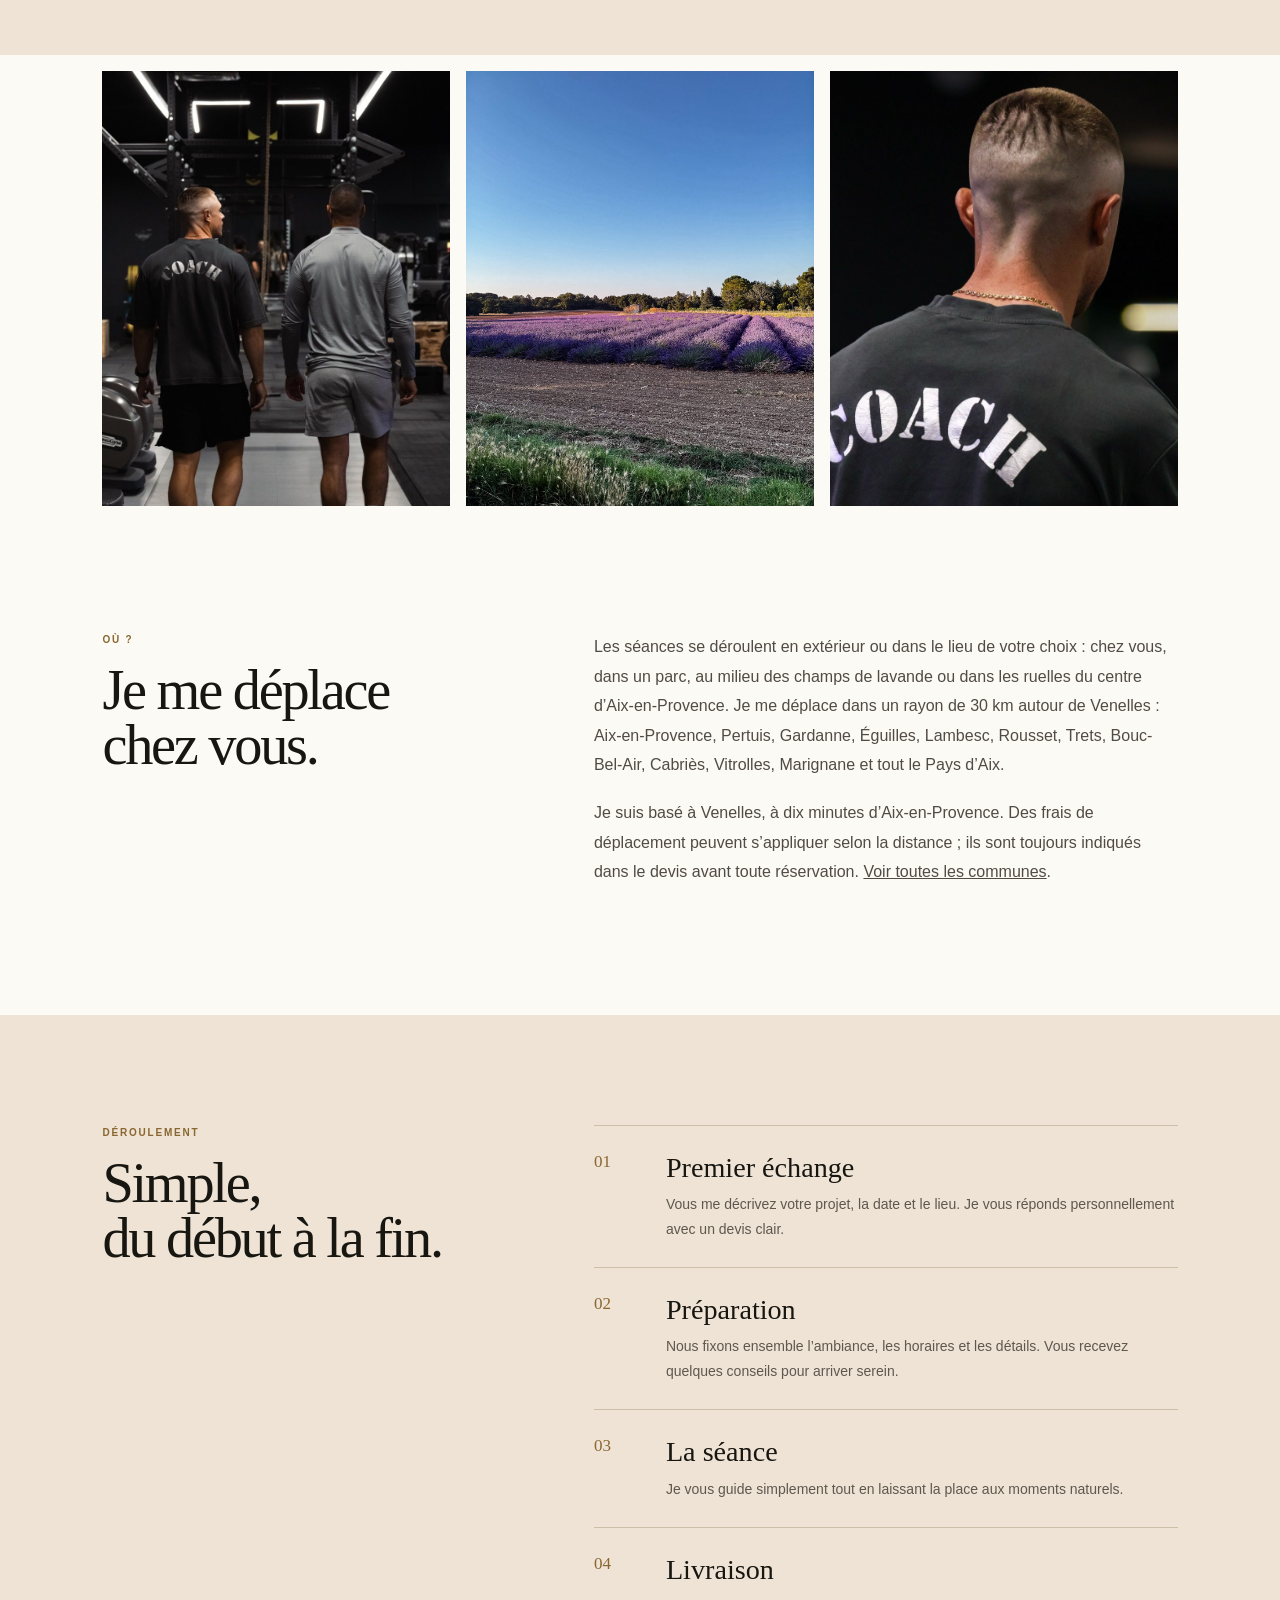
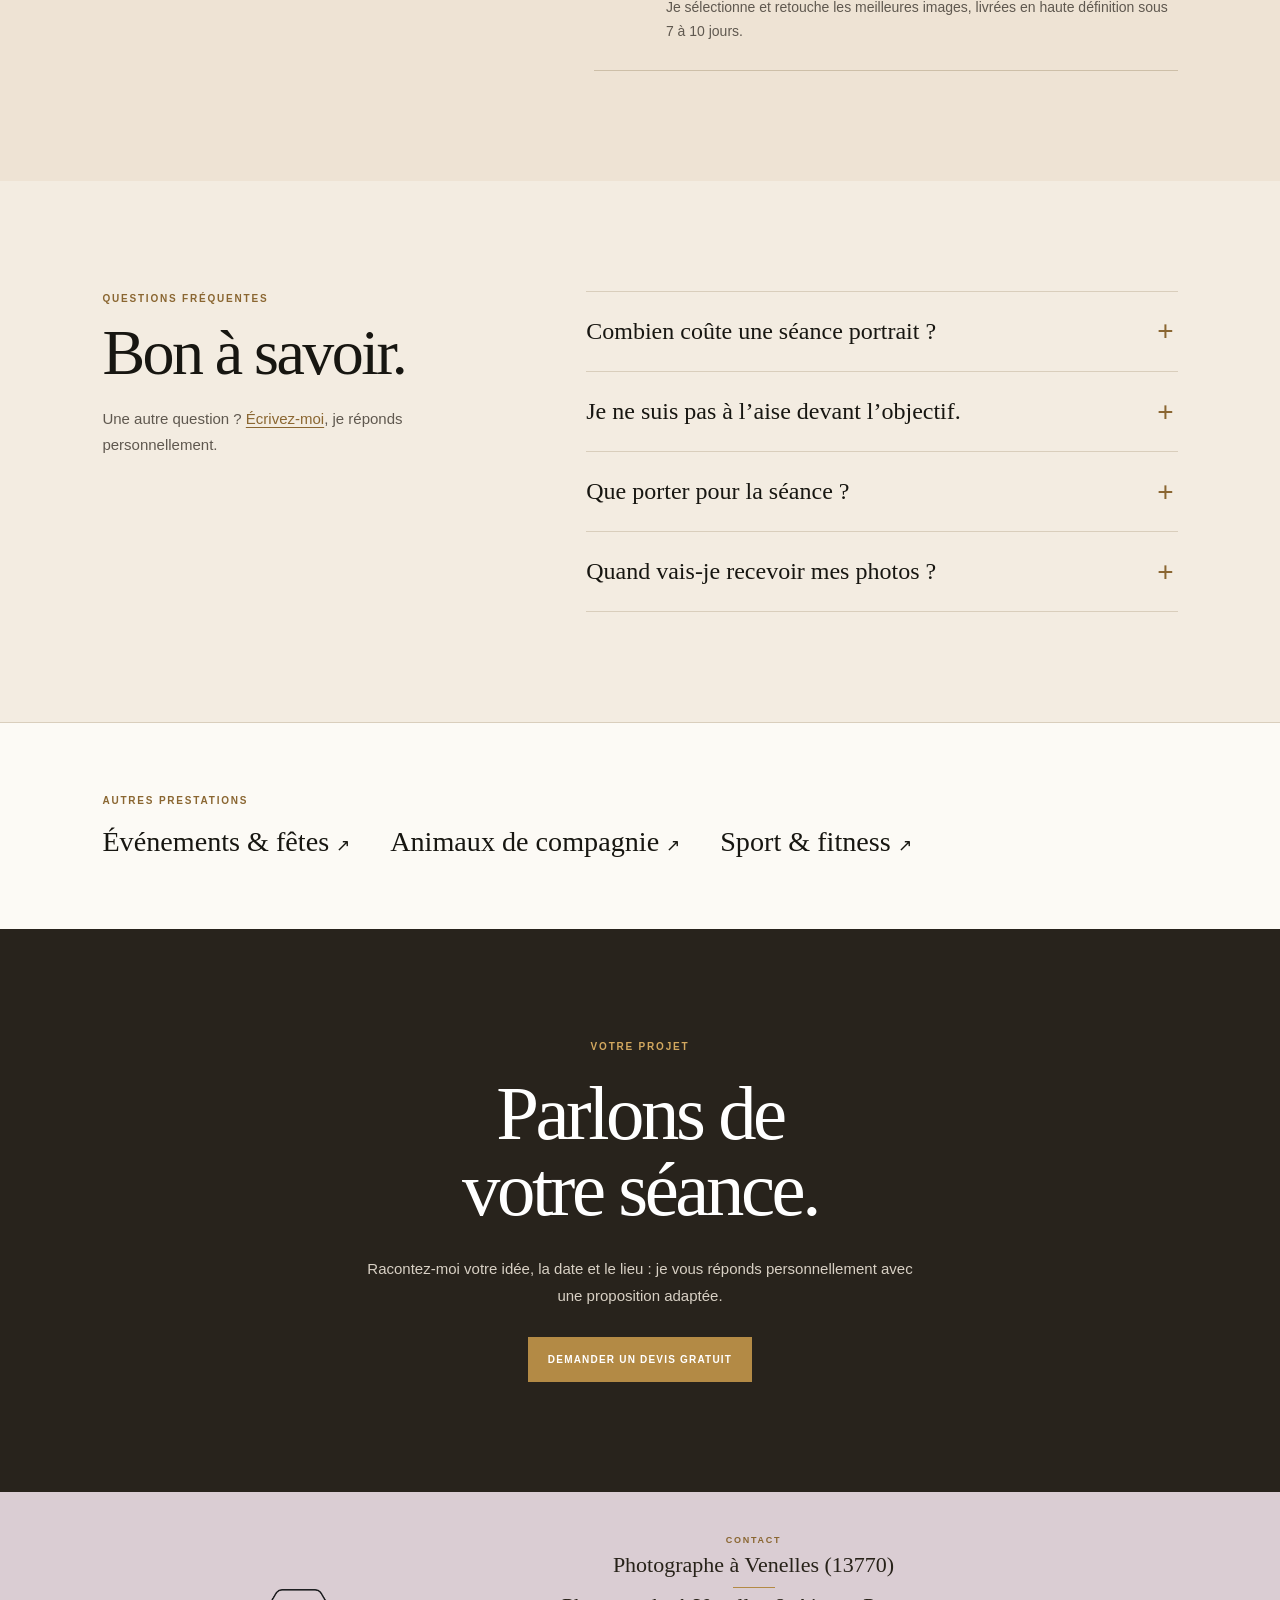
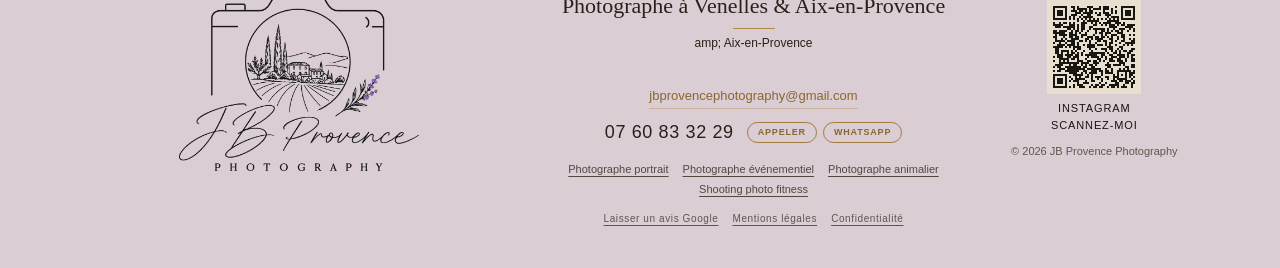
<file: photographe-portrait-aix-en-provence.html>
<!doctype html>
<html lang="fr">
<head>
  <meta charset="utf-8">
  <script>/* Ancienne adresse GitHub → nom de domaine officiel */ if (location.hostname.endsWith(".github.io")) location.replace("https://jbprovencephotography.com" + location.pathname.replace(/^\/[^\/]+/, "") + location.search + location.hash);</script>
  <meta name="viewport" content="width=device-width, initial-scale=1, viewport-fit=cover">
  <title>Photographe portrait à Aix-en-Provence & Venelles — JB Provence Photography</title>
  <meta name="description" content="Séance photo portrait, couple, famille ou entre amis à Aix-en-Provence, Venelles et alentours. Photos naturelles en extérieur ou dans le lieu de votre choix. Devis gratuit.">
  <meta name="theme-color" content="#b9a982">
  <meta property="og:type" content="website">
  <meta property="og:locale" content="fr_FR">
  <meta property="og:site_name" content="JB Provence Photography">
  <meta property="og:title" content="Photographe portrait à Aix-en-Provence & Venelles">
  <meta property="og:description" content="Séance photo portrait, couple, famille ou entre amis à Aix-en-Provence, Venelles et alentours. Photos naturelles en extérieur ou dans le lieu de votre choix. Devis gratuit.">
  <meta property="og:url" content="https://jbprovencephotography.com/photographe-portrait-aix-en-provence">
  <meta property="og:image" content="https://jbprovencephotography.com/assets/images/apercu-partage.jpg">
  <meta name="twitter:card" content="summary_large_image">
  <link rel="canonical" href="https://jbprovencephotography.com/photographe-portrait-aix-en-provence">
  <link rel="icon" href="assets/images/favicon-32.png" sizes="32x32" type="image/png">
  <link rel="apple-touch-icon" href="assets/images/apple-touch-icon.png">
  <link rel="stylesheet" href="assets/css/base.css?v=20261029">
  <link rel="stylesheet" href="assets/css/home.css?v=20261029">
  <link rel="stylesheet" href="assets/css/service.css?v=20261029">
  <link rel="stylesheet" href="assets/css/footer-services.css?v=20261029">
  <script type="application/ld+json">
[
  {
    "@context": "https://schema.org",
    "@type": "Service",
    "name": "Photographe portrait à Aix-en-Provence & Venelles",
    "serviceType": "Portraits & couples",
    "description": "Séance photo portrait, couple, famille ou entre amis à Aix-en-Provence, Venelles et alentours. Photos naturelles en extérieur ou dans le lieu de votre choix. Devis gratuit.",
    "url": "https://jbprovencephotography.com/photographe-portrait-aix-en-provence",
    "image": "https://jbprovencephotography.com/assets/images/galeries/sport/coach-seance-2.jpg",
    "areaServed": [
      {
        "@type": "City",
        "name": "Venelles"
      },
      {
        "@type": "City",
        "name": "Meyrargues"
      },
      {
        "@type": "City",
        "name": "Saint-Marc-Jaumegarde"
      },
      {
        "@type": "City",
        "name": "Le Puy-Sainte-Réparade"
      },
      {
        "@type": "City",
        "name": "Aix-en-Provence"
      },
      {
        "@type": "City",
        "name": "Le Tholonet"
      },
      {
        "@type": "City",
        "name": "Peyrolles-en-Provence"
      },
      {
        "@type": "City",
        "name": "Vauvenargues"
      },
      {
        "@type": "City",
        "name": "Pertuis"
      },
      {
        "@type": "City",
        "name": "Éguilles"
      },
      {
        "@type": "City",
        "name": "Beaurecueil"
      },
      {
        "@type": "City",
        "name": "Meyreuil"
      },
      {
        "@type": "City",
        "name": "Rognes"
      },
      {
        "@type": "City",
        "name": "Jouques"
      },
      {
        "@type": "City",
        "name": "Châteauneuf-le-Rouge"
      },
      {
        "@type": "City",
        "name": "Saint-Cannat"
      },
      {
        "@type": "City",
        "name": "Gardanne"
      },
      {
        "@type": "City",
        "name": "Ventabren"
      },
      {
        "@type": "City",
        "name": "Rousset"
      },
      {
        "@type": "City",
        "name": "Bouc-Bel-Air"
      },
      {
        "@type": "City",
        "name": "Fuveau"
      },
      {
        "@type": "City",
        "name": "Cadenet"
      },
      {
        "@type": "City",
        "name": "Lambesc"
      },
      {
        "@type": "City",
        "name": "La Roque-d’Anthéron"
      },
      {
        "@type": "City",
        "name": "Simiane-Collongue"
      },
      {
        "@type": "City",
        "name": "Cabriès"
      },
      {
        "@type": "City",
        "name": "Coudoux"
      },
      {
        "@type": "City",
        "name": "Velaux"
      },
      {
        "@type": "City",
        "name": "Saint-Paul-lès-Durance"
      },
      {
        "@type": "City",
        "name": "Mimet"
      },
      {
        "@type": "City",
        "name": "Lourmarin"
      },
      {
        "@type": "City",
        "name": "Trets"
      },
      {
        "@type": "City",
        "name": "Rognac"
      },
      {
        "@type": "City",
        "name": "Vitrolles"
      },
      {
        "@type": "City",
        "name": "Les Pennes-Mirabeau"
      },
      {
        "@type": "City",
        "name": "Pélissanne"
      },
      {
        "@type": "City",
        "name": "Marignane"
      },
      {
        "@type": "City",
        "name": "Gignac-la-Nerthe"
      }
    ],
    "provider": {
      "@type": "ProfessionalService",
      "name": "JB Provence Photography",
      "url": "https://jbprovencephotography.com/",
      "telephone": "+33760833229",
      "email": "jbprovencephotography@gmail.com",
      "address": {
        "@type": "PostalAddress",
        "addressLocality": "Venelles",
        "postalCode": "13770",
        "addressCountry": "FR"
      },
      "hasMap": "https://www.google.com/maps?cid=9644019520319455197",
      "sameAs": [
        "https://www.instagram.com/jb_provence_photography/",
        "https://www.google.com/maps?cid=9644019520319455197"
      ]
    }
  },
  {
    "@context": "https://schema.org",
    "@type": "BreadcrumbList",
    "itemListElement": [
      {
        "@type": "ListItem",
        "position": 1,
        "name": "Accueil",
        "item": "https://jbprovencephotography.com/"
      },
      {
        "@type": "ListItem",
        "position": 2,
        "name": "Portraits & couples",
        "item": "https://jbprovencephotography.com/photographe-portrait-aix-en-provence"
      }
    ]
  },
  {
    "@context": "https://schema.org",
    "@type": "FAQPage",
    "mainEntity": [
      {
        "@type": "Question",
        "name": "Combien coûte une séance portrait ?",
        "acceptedAnswer": {
          "@type": "Answer",
          "text": "Les séances portrait commencent à 99 € (30 minutes, 8 photos retouchées). Le tarif final dépend de la durée, du lieu et du nombre de personnes : je vous envoie un devis clair et gratuit, sans engagement."
        }
      },
      {
        "@type": "Question",
        "name": "Je ne suis pas à l’aise devant l’objectif.",
        "acceptedAnswer": {
          "@type": "Answer",
          "text": "C’est le cas de la plupart des gens. Je vous guide tout au long de la séance, avec des indications simples, et les images les plus réussies sont souvent celles prises entre deux poses."
        }
      },
      {
        "@type": "Question",
        "name": "Que porter pour la séance ?",
        "acceptedAnswer": {
          "@type": "Answer",
          "text": "Des vêtements dans lesquels vous vous sentez bien, avec des couleurs unies et douces. Je vous envoie quelques conseils adaptés au lieu choisi avant la séance."
        }
      },
      {
        "@type": "Question",
        "name": "Quand vais-je recevoir mes photos ?",
        "acceptedAnswer": {
          "@type": "Answer",
          "text": "En général sous 7 à 10 jours, retouchées une par une et livrées en haute définition par un lien de téléchargement privé."
        }
      }
    ]
  }
]
  </script>
</head>
<body>
  <a class="skip-link" href="#contenu">Aller au contenu</a>

  <header class="site-header">
    <a class="brand" href="index.html" aria-label="JB Provence Photography, accueil">
      <img src="assets/images/logo.png" width="300" height="227" alt="JB Provence Photography">
    </a>
    <button class="menu-toggle" type="button" aria-label="Ouvrir le menu" aria-controls="site-nav" aria-expanded="false"><span></span><span></span><span></span></button>
    <nav id="site-nav" class="site-nav" aria-label="Navigation principale">
      <a class="nav-link" href="index.html#univers">Portfolio</a>
      <div class="services-menu">
        <button class="services-trigger" type="button" aria-expanded="false" aria-controls="services-dropdown">Prestations <span class="services-chevron" aria-hidden="true"></span></button>
        <div id="services-dropdown" class="services-dropdown">
          <a href="index.html#decouverte">Mini-séance découverte <span>59 €</span></a>
          <a href="photographe-portrait-aix-en-provence.html" aria-current="page">Portraits &amp; couples <span>Dès 99 €</span></a>
          <a href="photographe-evenement-aix-en-provence.html">Événements &amp; fêtes <span>Dès 180 €</span></a>
          <a href="photographe-animalier-aix-en-provence.html">Animaux de compagnie <span>Dès 89 €</span></a>
          <a href="shooting-fitness-aix-en-provence.html">Sport &amp; fitness <span>Dès 129 €</span></a>
          <p class="service-soon">Mariage <span>Bientôt disponible</span></p>
        </div>
      </div>
      <a class="nav-link" href="index.html#a-propos">À propos</a>
      <a class="nav-link" href="index.html#collaborateurs">Collaborateurs</a>
      <a class="nav-contact" href="contact.html">Me contacter</a>
    </nav>
  </header>

  <main id="contenu">
    <nav class="breadcrumb" aria-label="Fil d’Ariane"><a href="index.html">Accueil</a> <span aria-hidden="true">/</span> <a href="index.html#prestations">Prestations</a> <span aria-hidden="true">/</span> <span aria-current="page">Portraits &amp; couples</span></nav>

    <section class="page-hero">
      <div class="page-hero-copy">
        <p class="eyebrow">Portraits · Couples · Famille</p>
        <h1 class="display">Photographe portrait<br>à <em>Aix-en-Provence.</em></h1>
        <p class="page-lead">Une séance photo simple et naturelle, seul, à deux, en famille ou entre amis. Je vous guide pour que vous soyez à l’aise, et je laisse la place aux moments vrais.</p>
        <div class="hero-actions">
          <a class="button" href="contact.html?projet=Portrait#demande">Demander un devis gratuit</a>
          <a class="text-link" href="tel:+33760833229">07 60 83 32 29 <span aria-hidden="true">↗</span></a>
        </div>
        <p class="page-price">Dès 99 € · Venelles, Aix-en-Provence &amp; alentours</p>
        <p class="page-mini"><a href="index.html#decouverte">Nouveau · Mini-séance découverte 30 min à 59&nbsp;€ <span aria-hidden="true">→</span></a></p>
      </div>
      <figure class="page-hero-image"><img src="assets/images/galeries/sport/coach-seance-2.jpg" width="853" height="1280" fetchpriority="high" decoding="async" alt="Portrait d’un homme photographié par JB Provence Photography"></figure>
    </section>

    <section class="section page-split" aria-labelledby="offres-title">
      <div class="page-heading">
        <p class="eyebrow">La prestation</p>
        <h2 id="offres-title" class="display">Pour quelles occasions&nbsp;?</h2>
      </div>
      <ol class="page-list">
          <li><span>01</span><div><h3>Portrait individuel</h3><p>Pour vous, pour un profil professionnel, un book ou simplement pour garder une belle image de vous.</p></div></li>
          <li><span>02</span><div><h3>Séance couple</h3><p>Une balade à deux dans un lieu qui vous ressemble, avec des images complices et spontanées.</p></div></li>
          <li><span>03</span><div><h3>Famille & amis</h3><p>Réunir les personnes qui comptent sur quelques images à garder et à transmettre.</p></div></li>
          <li><span>04</span><div><h3>Portrait sportif</h3><p>Vous mettre en valeur dans votre discipline, en salle ou en extérieur.</p></div></li>
      </ol>
    </section>

    <section class="page-gallery" aria-label="Exemples de photos">
        <figure><img src="assets/images/galeries/sport/coach-seance-6.jpg" width="853" height="1280" loading="lazy" decoding="async" alt="Deux hommes marchant côte à côte dans une salle"></figure>
        <figure><img src="assets/images/hero-lavande.jpg" width="1200" height="1600" loading="lazy" decoding="async" alt="Champ de lavande en Provence, décor idéal pour une séance photo"></figure>
        <figure><img src="assets/images/galeries/sport/coach-seance-4.jpg" width="1280" height="1038" loading="lazy" decoding="async" alt="Portrait de dos dans une salle de sport"></figure>
    </section>

    <section class="section page-split page-split--alt" aria-labelledby="lieu-title">
      <div class="page-heading">
        <p class="eyebrow">Où&nbsp;?</p>
        <h2 id="lieu-title" class="display">Je me déplace<br>chez vous.</h2>
      </div>
      <div class="page-text">
        <p>Les séances se déroulent en extérieur ou dans le lieu de votre choix : chez vous, dans un parc, au milieu des champs de lavande ou dans les ruelles du centre d’Aix-en-Provence. Je me déplace dans un rayon de 30 km autour de Venelles : Aix-en-Provence, Pertuis, Gardanne, Éguilles, Lambesc, Rousset, Trets, Bouc-Bel-Air, Cabriès, Vitrolles, Marignane et tout le Pays d’Aix.</p>
        <p>Je suis basé à Venelles, à dix minutes d’Aix-en-Provence. Des frais de déplacement peuvent s’appliquer selon la distance&nbsp;; ils sont toujours indiqués dans le devis avant toute réservation. <a href="index.html#zones">Voir toutes les communes</a>.</p>
      </div>
    </section>

    <section class="section page-split" aria-labelledby="etapes-title">
      <div class="page-heading">
        <p class="eyebrow">Déroulement</p>
        <h2 id="etapes-title" class="display">Simple,<br>du début à la fin.</h2>
      </div>
      <ol class="page-list">
          <li><span>01</span><div><h3>Premier échange</h3><p>Vous me décrivez votre projet, la date et le lieu. Je vous réponds personnellement avec un devis clair.</p></div></li>
          <li><span>02</span><div><h3>Préparation</h3><p>Nous fixons ensemble l’ambiance, les horaires et les détails. Vous recevez quelques conseils pour arriver serein.</p></div></li>
          <li><span>03</span><div><h3>La séance</h3><p>Je vous guide simplement tout en laissant la place aux moments naturels.</p></div></li>
          <li><span>04</span><div><h3>Livraison</h3><p>Je sélectionne et retouche les meilleures images, livrées en haute définition sous 7 à 10 jours.</p></div></li>
      </ol>
    </section>

    <section class="section faq" aria-labelledby="faq-title">
      <div class="faq-heading">
        <p class="eyebrow">Questions fréquentes</p>
        <h2 id="faq-title" class="display">Bon à savoir.</h2>
        <p>Une autre question&nbsp;? <a href="contact.html">Écrivez-moi</a>, je réponds personnellement.</p>
      </div>
      <div class="faq-list">
        <details>
          <summary>Combien coûte une séance portrait&nbsp;?</summary>
          <p>Les séances portrait commencent à 99 € (30 minutes, 8 photos retouchées). Le tarif final dépend de la durée, du lieu et du nombre de personnes : je vous envoie un devis clair et gratuit, sans engagement.</p>
        </details>
        <details>
          <summary>Je ne suis pas à l’aise devant l’objectif.</summary>
          <p>C’est le cas de la plupart des gens. Je vous guide tout au long de la séance, avec des indications simples, et les images les plus réussies sont souvent celles prises entre deux poses.</p>
        </details>
        <details>
          <summary>Que porter pour la séance&nbsp;?</summary>
          <p>Des vêtements dans lesquels vous vous sentez bien, avec des couleurs unies et douces. Je vous envoie quelques conseils adaptés au lieu choisi avant la séance.</p>
        </details>
        <details>
          <summary>Quand vais-je recevoir mes photos&nbsp;?</summary>
          <p>En général sous 7 à 10 jours, retouchées une par une et livrées en haute définition par un lien de téléchargement privé.</p>
        </details>
      </div>
    </section>

    <section class="section page-others" aria-labelledby="autres-title">
      <p class="eyebrow" id="autres-title">Autres prestations</p>
      <div class="page-others-links">
        <a href="photographe-evenement-aix-en-provence.html">Événements &amp; fêtes <span aria-hidden="true">↗</span></a>
        <a href="photographe-animalier-aix-en-provence.html">Animaux de compagnie <span aria-hidden="true">↗</span></a>
        <a href="shooting-fitness-aix-en-provence.html">Sport &amp; fitness <span aria-hidden="true">↗</span></a>
      </div>
    </section>

    <section class="cta" aria-labelledby="cta-title">
      <p class="eyebrow">Votre projet</p>
      <h2 id="cta-title" class="display">Parlons de<br>votre séance.</h2>
      <p>Racontez-moi votre idée, la date et le lieu : je vous réponds personnellement avec une proposition adaptée.</p>
      <a class="button" href="contact.html?projet=Portrait#demande">Demander un devis gratuit</a>
    </section>
  </main>

  <nav class="mobile-cta" aria-label="Contact rapide">
    <a href="tel:+33760833229">Appeler</a>
    <a href="https://wa.me/33760833229" target="_blank" rel="noopener">WhatsApp</a>
    <a class="mobile-cta-main" href="contact.html?projet=Portrait#demande">Réserver</a>
  </nav>

  <footer class="site-footer">
    <a class="footer-brand" href="index.html" aria-label="JB Provence Photography, accueil"><img src="assets/images/logo.png" width="300" height="227" loading="lazy" alt="JB Provence Photography"></a>
    <div class="footer-contact">
      <span class="footer-kicker">Contact</span>
      <p class="footer-title">Photographe à Venelles (13770) <p class="footer-title">Photographe à Venelles &amp; Aix-en-Provence</p>amp; Aix-en-Provence</p>
      <a class="footer-email" href="mailto:jbprovencephotography@gmail.com">jbprovencephotography@gmail.com</a>
      <div class="footer-phone-row">
        <a class="footer-phone" href="tel:+33760833229">07 60 83 32 29</a>
        <span class="pill-actions"><a href="tel:+33760833229">Appeler</a><a href="https://wa.me/33760833229" target="_blank" rel="noopener">WhatsApp</a></span>
      </div>
      <nav class="footer-services" aria-label="Prestations">
        <a href="photographe-portrait-aix-en-provence.html">Photographe portrait</a>
        <a href="photographe-evenement-aix-en-provence.html">Photographe événementiel</a>
        <a href="photographe-animalier-aix-en-provence.html">Photographe animalier</a>
        <a href="shooting-fitness-aix-en-provence.html">Shooting photo fitness</a>
      </nav>
      <nav class="footer-legal" aria-label="Informations légales">
        <a href="https://g.page/r/Cd3_klOocNaFEBM/review" target="_blank" rel="noopener">Laisser un avis Google</a>
        <a href="mentions-legales.html">Mentions légales</a>
        <a href="mentions-legales.html#donnees-personnelles">Confidentialité</a>
      </nav>
    </div>
    <div class="instagram-qr">
      <a href="https://www.instagram.com/jb_provence_photography/" target="_blank" rel="noopener"><img src="assets/images/instagram-qr.png" width="94" height="94" alt="QR code vers l’Instagram de JB Provence Photography"><span>Instagram<br>Scannez-moi</span></a>
      <small>© <span data-year>2026</span> JB Provence Photography</small>
    </div>
  </footer>

  <script src="assets/js/main.js?v=20261029" defer></script>
  <script src="assets/js/service.js?v=20261029" defer></script>
</body>
</html>
</file>
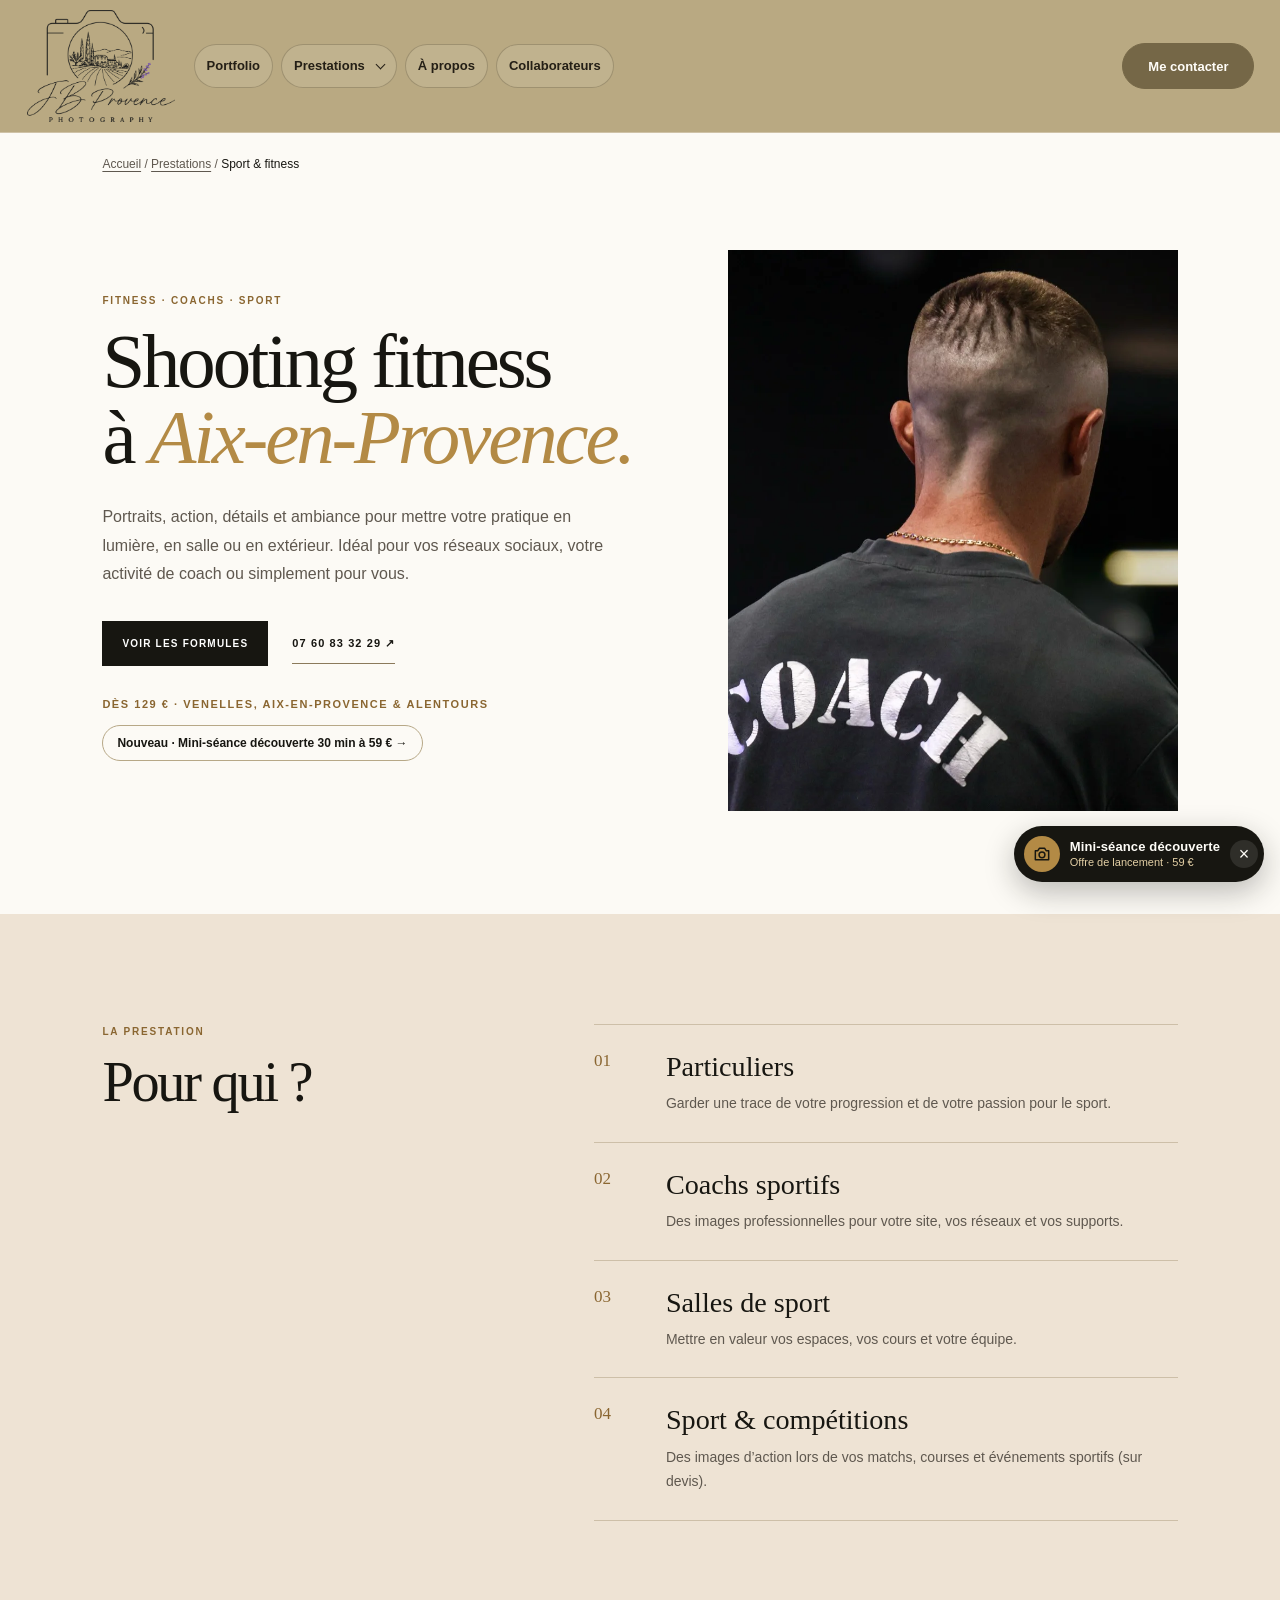
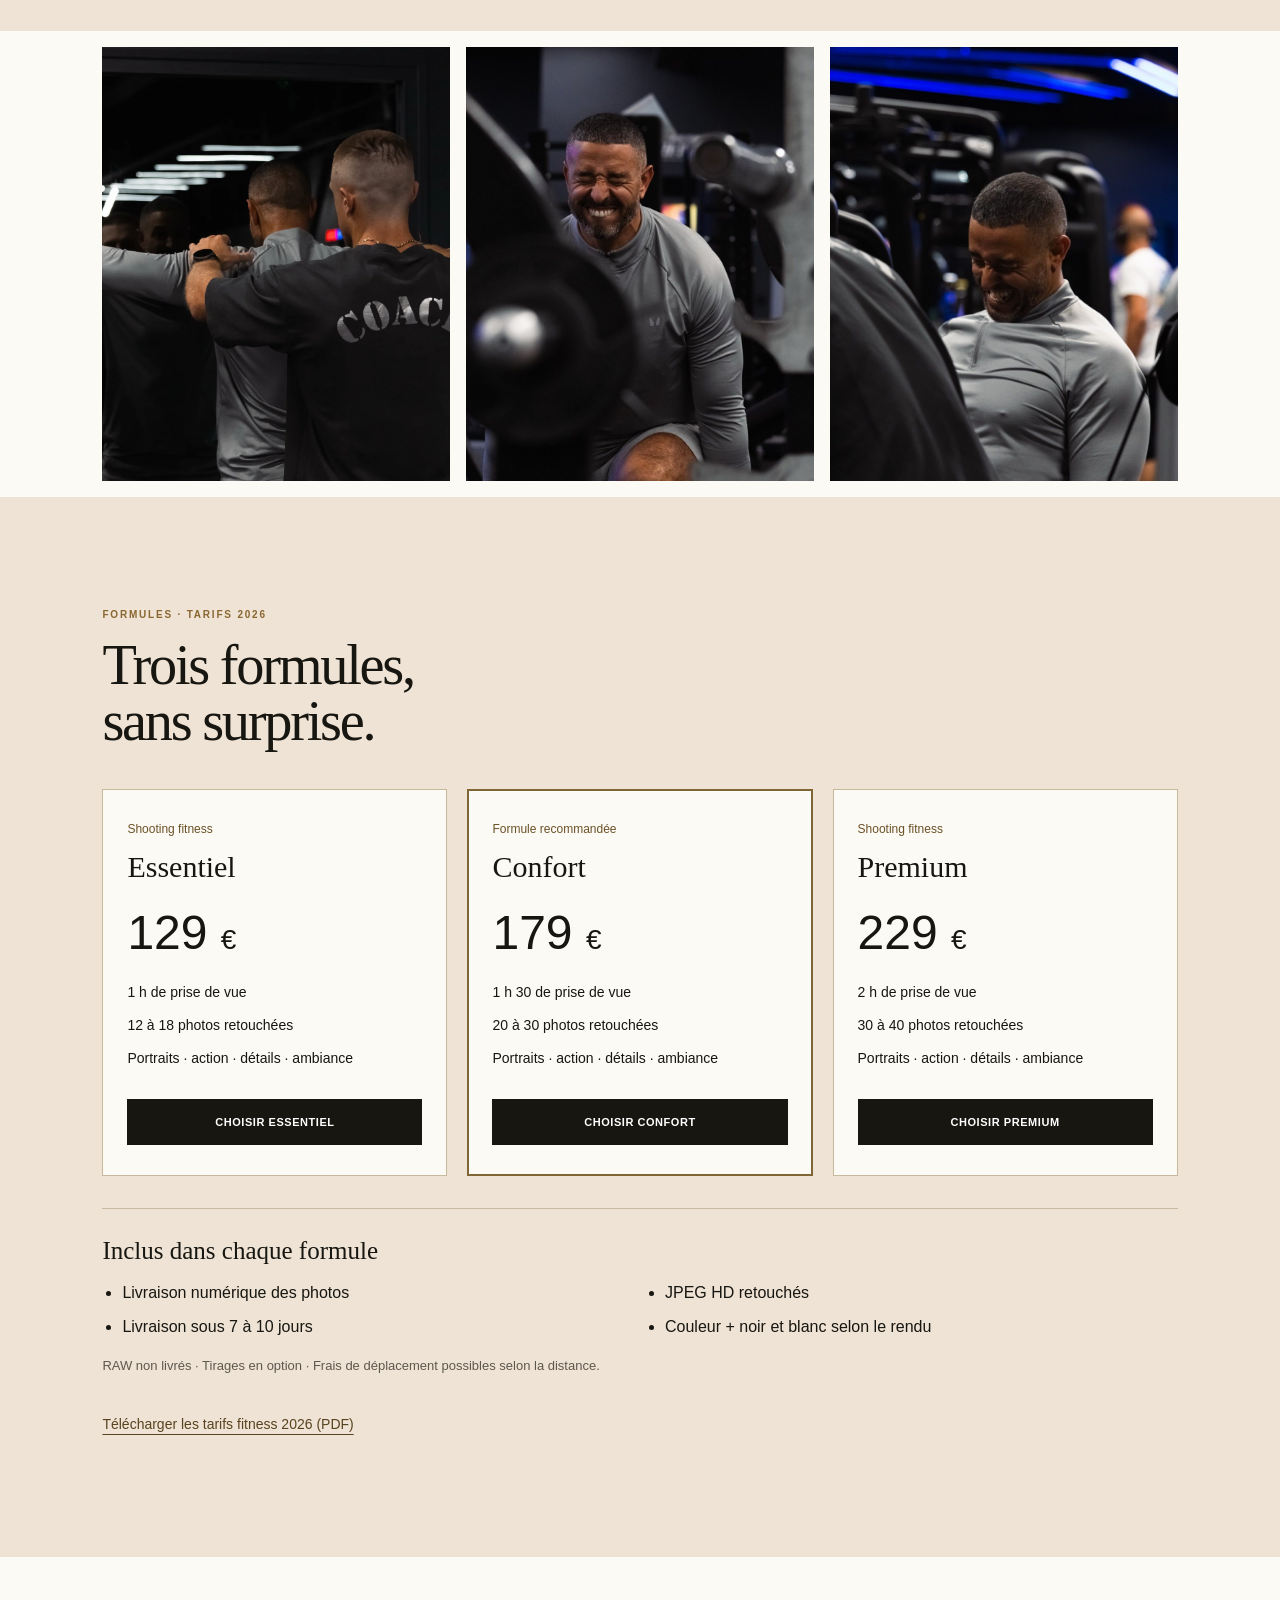
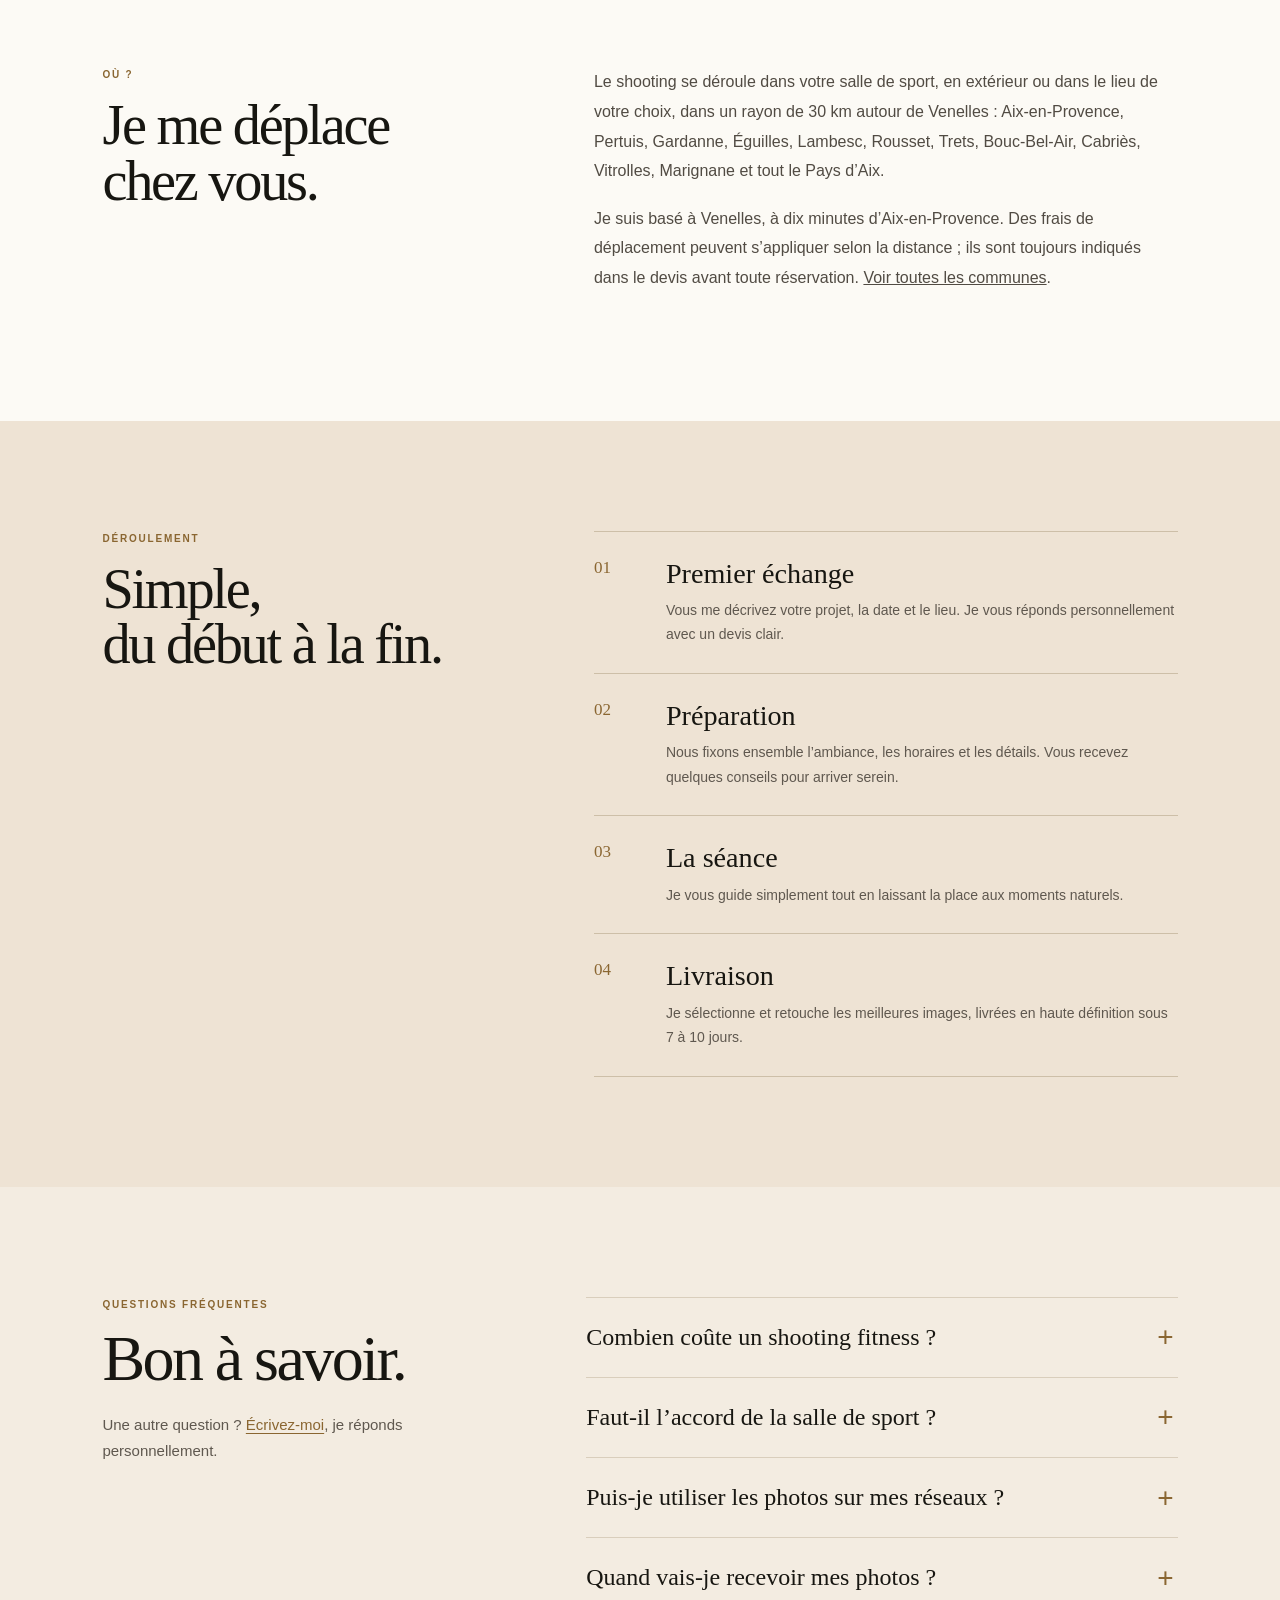
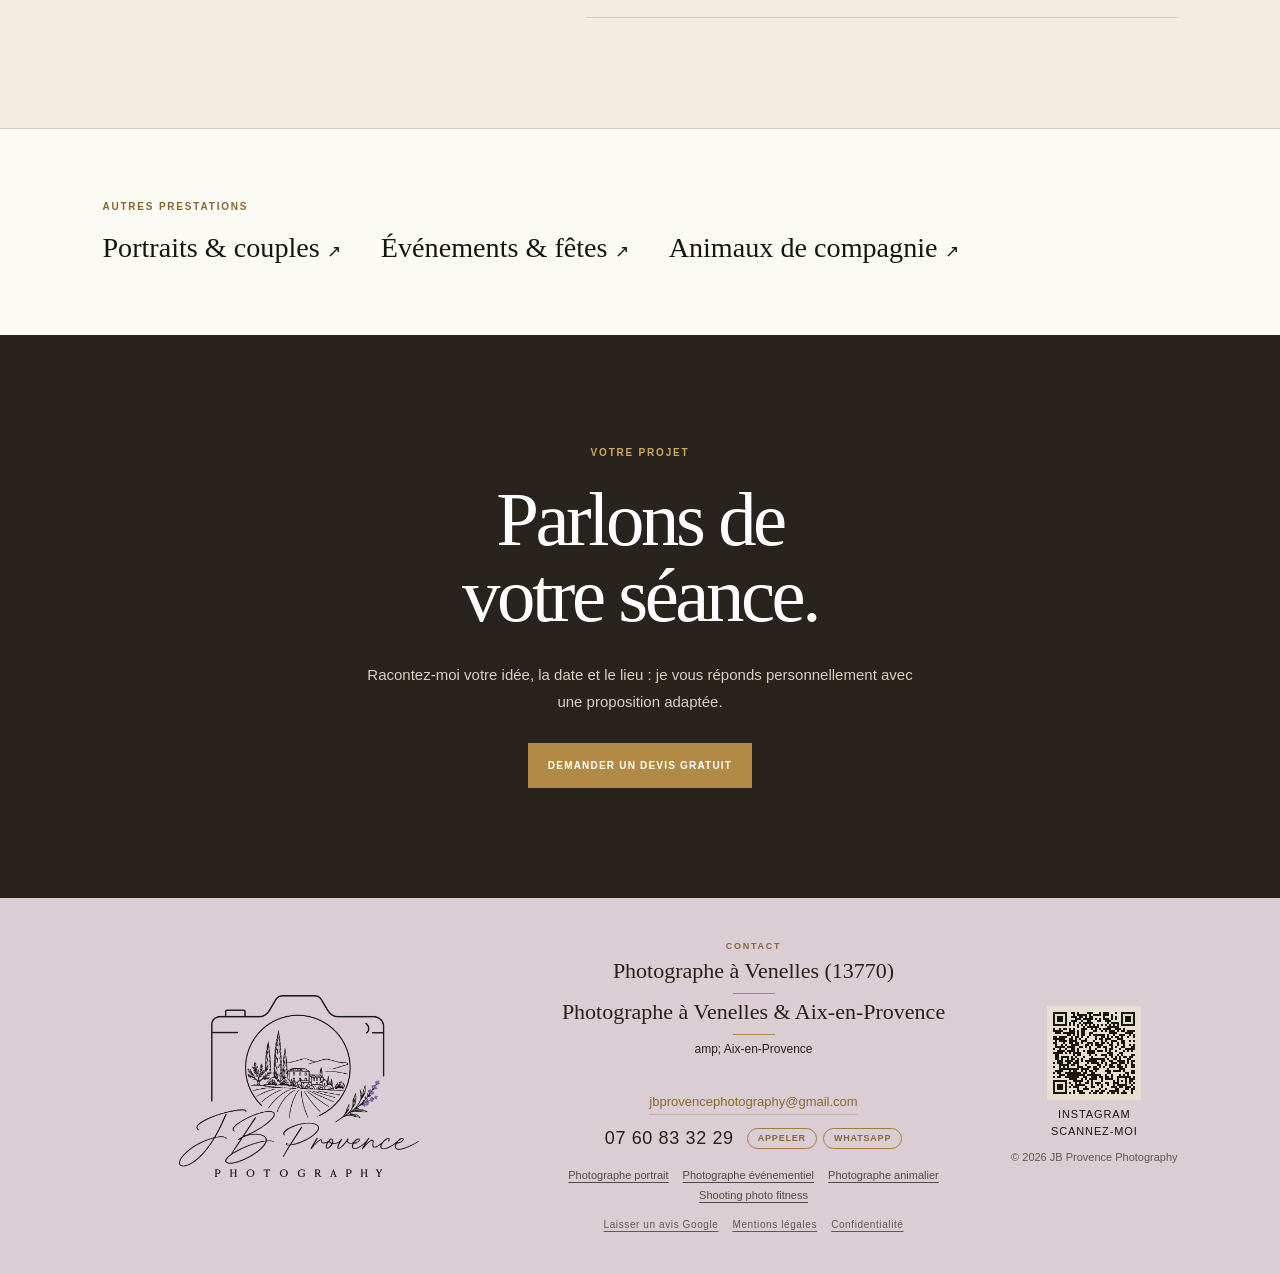
<file: shooting-fitness-aix-en-provence.html>
<!doctype html>
<html lang="fr">
<head>
  <meta charset="utf-8">
  <script>/* Ancienne adresse GitHub → nom de domaine officiel */ if (location.hostname.endsWith(".github.io")) location.replace("https://jbprovencephotography.com" + location.pathname.replace(/^\/[^\/]+/, "") + location.search + location.hash);</script>
  <meta name="viewport" content="width=device-width, initial-scale=1, viewport-fit=cover">
  <title>Shooting photo fitness & sport à Aix-en-Provence — JB Provence Photography</title>
  <meta name="description" content="Shooting photo fitness et sport à Aix-en-Provence, Venelles et alentours : en salle ou en extérieur, pour particuliers et coachs. Formules de 129 € à 229 €.">
  <meta name="theme-color" content="#b9a982">
  <meta property="og:type" content="website">
  <meta property="og:locale" content="fr_FR">
  <meta property="og:site_name" content="JB Provence Photography">
  <meta property="og:title" content="Shooting photo fitness & sport à Aix-en-Provence">
  <meta property="og:description" content="Shooting photo fitness et sport à Aix-en-Provence, Venelles et alentours : en salle ou en extérieur, pour particuliers et coachs. Formules de 129 € à 229 €.">
  <meta property="og:url" content="https://jbprovencephotography.com/shooting-fitness-aix-en-provence">
  <meta property="og:image" content="https://jbprovencephotography.com/assets/images/apercu-partage.jpg">
  <meta name="twitter:card" content="summary_large_image">
  <link rel="canonical" href="https://jbprovencephotography.com/shooting-fitness-aix-en-provence">
  <link rel="icon" href="assets/images/favicon-32.png" sizes="32x32" type="image/png">
  <link rel="apple-touch-icon" href="assets/images/apple-touch-icon.png">
  <link rel="stylesheet" href="assets/css/base.css?v=20261029">
  <link rel="stylesheet" href="assets/css/home.css?v=20261029">
  <link rel="stylesheet" href="assets/css/service.css?v=20261029">
  <link rel="stylesheet" href="assets/css/footer-services.css?v=20261029">
  <script type="application/ld+json">
[
  {
    "@context": "https://schema.org",
    "@type": "Service",
    "name": "Shooting photo fitness & sport à Aix-en-Provence",
    "serviceType": "Sport & fitness",
    "description": "Shooting photo fitness et sport à Aix-en-Provence, Venelles et alentours : en salle ou en extérieur, pour particuliers et coachs. Formules de 129 € à 229 €.",
    "url": "https://jbprovencephotography.com/shooting-fitness-aix-en-provence",
    "image": "https://jbprovencephotography.com/assets/images/fitness/fitness-1.webp",
    "areaServed": [
      {
        "@type": "City",
        "name": "Venelles"
      },
      {
        "@type": "City",
        "name": "Meyrargues"
      },
      {
        "@type": "City",
        "name": "Saint-Marc-Jaumegarde"
      },
      {
        "@type": "City",
        "name": "Le Puy-Sainte-Réparade"
      },
      {
        "@type": "City",
        "name": "Aix-en-Provence"
      },
      {
        "@type": "City",
        "name": "Le Tholonet"
      },
      {
        "@type": "City",
        "name": "Peyrolles-en-Provence"
      },
      {
        "@type": "City",
        "name": "Vauvenargues"
      },
      {
        "@type": "City",
        "name": "Pertuis"
      },
      {
        "@type": "City",
        "name": "Éguilles"
      },
      {
        "@type": "City",
        "name": "Beaurecueil"
      },
      {
        "@type": "City",
        "name": "Meyreuil"
      },
      {
        "@type": "City",
        "name": "Rognes"
      },
      {
        "@type": "City",
        "name": "Jouques"
      },
      {
        "@type": "City",
        "name": "Châteauneuf-le-Rouge"
      },
      {
        "@type": "City",
        "name": "Saint-Cannat"
      },
      {
        "@type": "City",
        "name": "Gardanne"
      },
      {
        "@type": "City",
        "name": "Ventabren"
      },
      {
        "@type": "City",
        "name": "Rousset"
      },
      {
        "@type": "City",
        "name": "Bouc-Bel-Air"
      },
      {
        "@type": "City",
        "name": "Fuveau"
      },
      {
        "@type": "City",
        "name": "Cadenet"
      },
      {
        "@type": "City",
        "name": "Lambesc"
      },
      {
        "@type": "City",
        "name": "La Roque-d’Anthéron"
      },
      {
        "@type": "City",
        "name": "Simiane-Collongue"
      },
      {
        "@type": "City",
        "name": "Cabriès"
      },
      {
        "@type": "City",
        "name": "Coudoux"
      },
      {
        "@type": "City",
        "name": "Velaux"
      },
      {
        "@type": "City",
        "name": "Saint-Paul-lès-Durance"
      },
      {
        "@type": "City",
        "name": "Mimet"
      },
      {
        "@type": "City",
        "name": "Lourmarin"
      },
      {
        "@type": "City",
        "name": "Trets"
      },
      {
        "@type": "City",
        "name": "Rognac"
      },
      {
        "@type": "City",
        "name": "Vitrolles"
      },
      {
        "@type": "City",
        "name": "Les Pennes-Mirabeau"
      },
      {
        "@type": "City",
        "name": "Pélissanne"
      },
      {
        "@type": "City",
        "name": "Marignane"
      },
      {
        "@type": "City",
        "name": "Gignac-la-Nerthe"
      }
    ],
    "provider": {
      "@type": "ProfessionalService",
      "name": "JB Provence Photography",
      "url": "https://jbprovencephotography.com/",
      "telephone": "+33760833229",
      "email": "jbprovencephotography@gmail.com",
      "address": {
        "@type": "PostalAddress",
        "addressLocality": "Venelles",
        "postalCode": "13770",
        "addressCountry": "FR"
      },
      "hasMap": "https://www.google.com/maps?cid=9644019520319455197",
      "sameAs": [
        "https://www.instagram.com/jb_provence_photography/",
        "https://www.google.com/maps?cid=9644019520319455197"
      ]
    },
    "offers": [
      {
        "@type": "Offer",
        "name": "Essentiel",
        "price": "129",
        "priceCurrency": "EUR"
      },
      {
        "@type": "Offer",
        "name": "Confort",
        "price": "179",
        "priceCurrency": "EUR"
      },
      {
        "@type": "Offer",
        "name": "Premium",
        "price": "229",
        "priceCurrency": "EUR"
      }
    ]
  },
  {
    "@context": "https://schema.org",
    "@type": "BreadcrumbList",
    "itemListElement": [
      {
        "@type": "ListItem",
        "position": 1,
        "name": "Accueil",
        "item": "https://jbprovencephotography.com/"
      },
      {
        "@type": "ListItem",
        "position": 2,
        "name": "Sport & fitness",
        "item": "https://jbprovencephotography.com/shooting-fitness-aix-en-provence"
      }
    ]
  },
  {
    "@context": "https://schema.org",
    "@type": "FAQPage",
    "mainEntity": [
      {
        "@type": "Question",
        "name": "Combien coûte un shooting fitness ?",
        "acceptedAnswer": {
          "@type": "Answer",
          "text": "Trois formules : Essentiel à 129 € (1 h, 12 à 18 photos), Confort à 179 € (1 h 30, 20 à 30 photos) et Premium à 229 € (2 h, 30 à 40 photos). Des frais de déplacement peuvent s’appliquer selon la distance."
        }
      },
      {
        "@type": "Question",
        "name": "Faut-il l’accord de la salle de sport ?",
        "acceptedAnswer": {
          "@type": "Answer",
          "text": "Oui, il vaut mieux prévenir votre salle à l’avance. Je peux vous aider à formuler la demande, et une séance à une heure calme est souvent plus confortable."
        }
      },
      {
        "@type": "Question",
        "name": "Puis-je utiliser les photos sur mes réseaux ?",
        "acceptedAnswer": {
          "@type": "Answer",
          "text": "Oui, les photos sont faites pour ça. Pour un usage commercial (publicité, supports payants), nous le précisons dans le devis."
        }
      },
      {
        "@type": "Question",
        "name": "Quand vais-je recevoir mes photos ?",
        "acceptedAnswer": {
          "@type": "Answer",
          "text": "Sous 7 à 10 jours, en JPEG haute définition, en couleur et en noir et blanc selon le rendu, par un lien de téléchargement privé."
        }
      }
    ]
  }
]
  </script>
</head>
<body>
  <a class="skip-link" href="#contenu">Aller au contenu</a>

  <header class="site-header">
    <a class="brand" href="index.html" aria-label="JB Provence Photography, accueil">
      <img src="assets/images/logo.png" width="300" height="227" alt="JB Provence Photography">
    </a>
    <button class="menu-toggle" type="button" aria-label="Ouvrir le menu" aria-controls="site-nav" aria-expanded="false"><span></span><span></span><span></span></button>
    <nav id="site-nav" class="site-nav" aria-label="Navigation principale">
      <a class="nav-link" href="index.html#univers">Portfolio</a>
      <div class="services-menu">
        <button class="services-trigger" type="button" aria-expanded="false" aria-controls="services-dropdown">Prestations <span class="services-chevron" aria-hidden="true"></span></button>
        <div id="services-dropdown" class="services-dropdown">
          <a href="index.html#decouverte">Mini-séance découverte <span>59 €</span></a>
          <a href="photographe-portrait-aix-en-provence.html">Portraits &amp; couples <span>Dès 99 €</span></a>
          <a href="photographe-evenement-aix-en-provence.html">Événements &amp; fêtes <span>Dès 180 €</span></a>
          <a href="photographe-animalier-aix-en-provence.html">Animaux de compagnie <span>Dès 89 €</span></a>
          <a href="shooting-fitness-aix-en-provence.html" aria-current="page">Sport &amp; fitness <span>Dès 129 €</span></a>
          <p class="service-soon">Mariage <span>Bientôt disponible</span></p>
        </div>
      </div>
      <a class="nav-link" href="index.html#a-propos">À propos</a>
      <a class="nav-link" href="index.html#collaborateurs">Collaborateurs</a>
      <a class="nav-contact" href="contact.html">Me contacter</a>
    </nav>
  </header>

  <main id="contenu">
    <nav class="breadcrumb" aria-label="Fil d’Ariane"><a href="index.html">Accueil</a> <span aria-hidden="true">/</span> <a href="index.html#prestations">Prestations</a> <span aria-hidden="true">/</span> <span aria-current="page">Sport &amp; fitness</span></nav>

    <section class="page-hero">
      <div class="page-hero-copy">
        <p class="eyebrow">Fitness · Coachs · Sport</p>
        <h1 class="display">Shooting fitness<br>à <em>Aix-en-Provence.</em></h1>
        <p class="page-lead">Portraits, action, détails et ambiance pour mettre votre pratique en lumière, en salle ou en extérieur. Idéal pour vos réseaux sociaux, votre activité de coach ou simplement pour vous.</p>
        <div class="hero-actions">
          <a class="button" href="#plans-title">Voir les formules</a>
          <a class="text-link" href="tel:+33760833229">07 60 83 32 29 <span aria-hidden="true">↗</span></a>
        </div>
        <p class="page-price">Dès 129 € · Venelles, Aix-en-Provence &amp; alentours</p>
        <p class="page-mini"><a href="index.html#decouverte">Nouveau · Mini-séance découverte 30 min à 59&nbsp;€ <span aria-hidden="true">→</span></a></p>
      </div>
      <figure class="page-hero-image"><img src="assets/images/fitness/fitness-1.webp" width="1280" height="1038" fetchpriority="high" decoding="async" alt="Coach sportif de dos dans une salle de fitness"></figure>
    </section>

    <section class="section page-split" aria-labelledby="offres-title">
      <div class="page-heading">
        <p class="eyebrow">La prestation</p>
        <h2 id="offres-title" class="display">Pour qui&nbsp;?</h2>
      </div>
      <ol class="page-list">
          <li><span>01</span><div><h3>Particuliers</h3><p>Garder une trace de votre progression et de votre passion pour le sport.</p></div></li>
          <li><span>02</span><div><h3>Coachs sportifs</h3><p>Des images professionnelles pour votre site, vos réseaux et vos supports.</p></div></li>
          <li><span>03</span><div><h3>Salles de sport</h3><p>Mettre en valeur vos espaces, vos cours et votre équipe.</p></div></li>
          <li><span>04</span><div><h3>Sport & compétitions</h3><p>Des images d’action lors de vos matchs, courses et événements sportifs (sur devis).</p></div></li>
      </ol>
    </section>

    <section class="page-gallery" aria-label="Exemples de photos">
        <figure><img src="assets/images/fitness/fitness-3.webp" width="1280" height="1280" loading="lazy" decoding="async" alt="Coach accompagnant un exercice devant un miroir"></figure>
        <figure><img src="assets/images/univers/sport.jpg" width="1200" height="1200" loading="lazy" decoding="async" alt="Coach sportif souriant pendant une séance d’entraînement"></figure>
        <figure><img src="assets/images/galeries/sport/coach-seance-1.jpg" width="853" height="1280" loading="lazy" decoding="async" alt="Sportif en plein effort sur une machine de musculation"></figure>
    </section>

    <section id="formules" class="section page-plans" aria-labelledby="plans-title">
      <div class="page-heading">
        <p class="eyebrow">Formules · Tarifs 2026</p>
        <h2 id="plans-title" class="display">Trois formules,<br>sans surprise.</h2>
      </div>
      <div class="plans">
        <article class="plan">
          <p class="plan-label">Shooting fitness</p>
          <h3>Essentiel</h3>
          <p class="plan-price">129 <span>€</span></p>
          <ul><li>1 h de prise de vue</li><li>12 à 18 photos retouchées</li><li>Portraits · action · détails · ambiance</li></ul>
          <a class="button" href="contact.html?projet=Fitness&amp;formule=Essentiel#demande">Choisir Essentiel</a>
        </article>
        <article class="plan is-recommended">
          <p class="plan-label">Formule recommandée</p>
          <h3>Confort</h3>
          <p class="plan-price">179 <span>€</span></p>
          <ul><li>1 h 30 de prise de vue</li><li>20 à 30 photos retouchées</li><li>Portraits · action · détails · ambiance</li></ul>
          <a class="button" href="contact.html?projet=Fitness&amp;formule=Confort#demande">Choisir Confort</a>
        </article>
        <article class="plan">
          <p class="plan-label">Shooting fitness</p>
          <h3>Premium</h3>
          <p class="plan-price">229 <span>€</span></p>
          <ul><li>2 h de prise de vue</li><li>30 à 40 photos retouchées</li><li>Portraits · action · détails · ambiance</li></ul>
          <a class="button" href="contact.html?projet=Fitness&amp;formule=Premium#demande">Choisir Premium</a>
        </article>
      </div>
      <div class="included">
        <h3>Inclus dans chaque formule</h3>
        <ul><li>Livraison numérique des photos</li><li>JPEG HD retouchés</li><li>Livraison sous 7 à 10 jours</li><li>Couleur + noir et blanc selon le rendu</li></ul>
        <p>RAW non livrés · Tirages en option · Frais de déplacement possibles selon la distance.</p>
      </div>
      <a class="fitness-pdf" href="assets/docs/tarifs-fitness-2026-v2.pdf" download>Télécharger les tarifs fitness 2026 (PDF)</a>
    </section>

    <section class="section page-split page-split--alt" aria-labelledby="lieu-title">
      <div class="page-heading">
        <p class="eyebrow">Où&nbsp;?</p>
        <h2 id="lieu-title" class="display">Je me déplace<br>chez vous.</h2>
      </div>
      <div class="page-text">
        <p>Le shooting se déroule dans votre salle de sport, en extérieur ou dans le lieu de votre choix, dans un rayon de 30 km autour de Venelles : Aix-en-Provence, Pertuis, Gardanne, Éguilles, Lambesc, Rousset, Trets, Bouc-Bel-Air, Cabriès, Vitrolles, Marignane et tout le Pays d’Aix.</p>
        <p>Je suis basé à Venelles, à dix minutes d’Aix-en-Provence. Des frais de déplacement peuvent s’appliquer selon la distance&nbsp;; ils sont toujours indiqués dans le devis avant toute réservation. <a href="index.html#zones">Voir toutes les communes</a>.</p>
      </div>
    </section>

    <section class="section page-split" aria-labelledby="etapes-title">
      <div class="page-heading">
        <p class="eyebrow">Déroulement</p>
        <h2 id="etapes-title" class="display">Simple,<br>du début à la fin.</h2>
      </div>
      <ol class="page-list">
          <li><span>01</span><div><h3>Premier échange</h3><p>Vous me décrivez votre projet, la date et le lieu. Je vous réponds personnellement avec un devis clair.</p></div></li>
          <li><span>02</span><div><h3>Préparation</h3><p>Nous fixons ensemble l’ambiance, les horaires et les détails. Vous recevez quelques conseils pour arriver serein.</p></div></li>
          <li><span>03</span><div><h3>La séance</h3><p>Je vous guide simplement tout en laissant la place aux moments naturels.</p></div></li>
          <li><span>04</span><div><h3>Livraison</h3><p>Je sélectionne et retouche les meilleures images, livrées en haute définition sous 7 à 10 jours.</p></div></li>
      </ol>
    </section>

    <section class="section faq" aria-labelledby="faq-title">
      <div class="faq-heading">
        <p class="eyebrow">Questions fréquentes</p>
        <h2 id="faq-title" class="display">Bon à savoir.</h2>
        <p>Une autre question&nbsp;? <a href="contact.html">Écrivez-moi</a>, je réponds personnellement.</p>
      </div>
      <div class="faq-list">
        <details>
          <summary>Combien coûte un shooting fitness&nbsp;?</summary>
          <p>Trois formules : Essentiel à 129 € (1 h, 12 à 18 photos), Confort à 179 € (1 h 30, 20 à 30 photos) et Premium à 229 € (2 h, 30 à 40 photos). Des frais de déplacement peuvent s’appliquer selon la distance.</p>
        </details>
        <details>
          <summary>Faut-il l’accord de la salle de sport&nbsp;?</summary>
          <p>Oui, il vaut mieux prévenir votre salle à l’avance. Je peux vous aider à formuler la demande, et une séance à une heure calme est souvent plus confortable.</p>
        </details>
        <details>
          <summary>Puis-je utiliser les photos sur mes réseaux&nbsp;?</summary>
          <p>Oui, les photos sont faites pour ça. Pour un usage commercial (publicité, supports payants), nous le précisons dans le devis.</p>
        </details>
        <details>
          <summary>Quand vais-je recevoir mes photos&nbsp;?</summary>
          <p>Sous 7 à 10 jours, en JPEG haute définition, en couleur et en noir et blanc selon le rendu, par un lien de téléchargement privé.</p>
        </details>
      </div>
    </section>

    <section class="section page-others" aria-labelledby="autres-title">
      <p class="eyebrow" id="autres-title">Autres prestations</p>
      <div class="page-others-links">
        <a href="photographe-portrait-aix-en-provence.html">Portraits &amp; couples <span aria-hidden="true">↗</span></a>
        <a href="photographe-evenement-aix-en-provence.html">Événements &amp; fêtes <span aria-hidden="true">↗</span></a>
        <a href="photographe-animalier-aix-en-provence.html">Animaux de compagnie <span aria-hidden="true">↗</span></a>
      </div>
    </section>

    <section class="cta" aria-labelledby="cta-title">
      <p class="eyebrow">Votre projet</p>
      <h2 id="cta-title" class="display">Parlons de<br>votre séance.</h2>
      <p>Racontez-moi votre idée, la date et le lieu : je vous réponds personnellement avec une proposition adaptée.</p>
      <a class="button" href="contact.html?projet=Fitness#demande">Demander un devis gratuit</a>
    </section>
  </main>

  <nav class="mobile-cta" aria-label="Contact rapide">
    <a href="tel:+33760833229">Appeler</a>
    <a href="https://wa.me/33760833229" target="_blank" rel="noopener">WhatsApp</a>
    <a class="mobile-cta-main" href="contact.html?projet=Fitness#demande">Réserver</a>
  </nav>

  <footer class="site-footer">
    <a class="footer-brand" href="index.html" aria-label="JB Provence Photography, accueil"><img src="assets/images/logo.png" width="300" height="227" loading="lazy" alt="JB Provence Photography"></a>
    <div class="footer-contact">
      <span class="footer-kicker">Contact</span>
      <p class="footer-title">Photographe à Venelles (13770) <p class="footer-title">Photographe à Venelles &amp; Aix-en-Provence</p>amp; Aix-en-Provence</p>
      <a class="footer-email" href="mailto:jbprovencephotography@gmail.com">jbprovencephotography@gmail.com</a>
      <div class="footer-phone-row">
        <a class="footer-phone" href="tel:+33760833229">07 60 83 32 29</a>
        <span class="pill-actions"><a href="tel:+33760833229">Appeler</a><a href="https://wa.me/33760833229" target="_blank" rel="noopener">WhatsApp</a></span>
      </div>
      <nav class="footer-services" aria-label="Prestations">
        <a href="photographe-portrait-aix-en-provence.html">Photographe portrait</a>
        <a href="photographe-evenement-aix-en-provence.html">Photographe événementiel</a>
        <a href="photographe-animalier-aix-en-provence.html">Photographe animalier</a>
        <a href="shooting-fitness-aix-en-provence.html">Shooting photo fitness</a>
      </nav>
      <nav class="footer-legal" aria-label="Informations légales">
        <a href="https://g.page/r/Cd3_klOocNaFEBM/review" target="_blank" rel="noopener">Laisser un avis Google</a>
        <a href="mentions-legales.html">Mentions légales</a>
        <a href="mentions-legales.html#donnees-personnelles">Confidentialité</a>
      </nav>
    </div>
    <div class="instagram-qr">
      <a href="https://www.instagram.com/jb_provence_photography/" target="_blank" rel="noopener"><img src="assets/images/instagram-qr.png" width="94" height="94" alt="QR code vers l’Instagram de JB Provence Photography"><span>Instagram<br>Scannez-moi</span></a>
      <small>© <span data-year>2026</span> JB Provence Photography</small>
    </div>
  </footer>

  <script src="assets/js/main.js?v=20261029" defer></script>
  <script src="assets/js/service.js?v=20261029" defer></script>
</body>
</html>
</file>
<file: assets/css/base.css>
/* ==========================================================================
   JB Provence Photography — styles communs à toutes les pages
   (couleurs, typographie, en-tête, menu, pied de page, boutons)
   ========================================================================== */

:root {
  /* Couleurs */
  --ink: #171611;          /* texte principal */
  --ink-soft: #241f16;     /* liens du menu */
  --paper: #fcfaf5;        /* fond clair */
  --cream: #eee3d4;        /* fond beige */
  --sand: #b9a982;         /* en-tête */
  --sand-dark: #756747;    /* bouton « Me contacter » */
  --gold: #b38a45;         /* accent décoratif, gros titres */
  --gold-text: #8a6631;    /* accent pour les petits textes (contraste suffisant) */
  --muted: #5f584f;        /* texte secondaire */
  --lavender: #dacdd3;     /* pied de page */
  --dark: #28231c;         /* bandeau sombre */
  --line: #d9cebc;

  /* Typographie */
  --serif: Georgia, "Times New Roman", serif;
  --sans: Arial, Helvetica, sans-serif;

  /* Mise en page */
  --gutter: 8vw;
  --header-height: 132px;
}

*,
*::before,
*::after { box-sizing: border-box; }

html { scroll-behavior: smooth; scroll-padding-top: 110px; }

body {
  margin: 0;
  background: var(--paper);
  color: var(--ink);
  font-family: var(--sans);
  line-height: 1.5;
  -webkit-font-smoothing: antialiased;
}

img { max-width: 100%; }
a { color: inherit; }
[hidden] { display: none !important; }

:focus-visible { outline: 3px solid rgba(138, 102, 49, .45); outline-offset: 3px; }

.skip-link {
  position: absolute;
  top: -100px;
  left: 16px;
  z-index: 200;
  padding: 12px 18px;
  background: var(--ink);
  color: #fff;
  text-decoration: none;
}
.skip-link:focus { top: 12px; }

/* ---------- Typographie partagée ---------- */

.eyebrow {
  margin: 0 0 16px;
  color: var(--gold-text);
  font-size: 10px;
  font-weight: 700;
  letter-spacing: .18em;
  text-transform: uppercase;
}

.display {
  margin: 0;
  font-family: var(--serif);
  font-weight: 400;
  letter-spacing: -.04em;
  line-height: .98;
}

em { color: var(--gold); }

.section { padding: 110px var(--gutter); }
.section h2 { font-size: clamp(40px, 5vw, 67px); }

/* ---------- Boutons ---------- */

.button {
  display: inline-block;
  padding: 14px 19px;
  border: 1px solid var(--ink);
  background: var(--ink);
  color: #fff;
  font-size: 10px;
  font-weight: 700;
  letter-spacing: .12em;
  text-decoration: none;
  text-transform: uppercase;
  cursor: pointer;
  transition: background .2s ease, border-color .2s ease, color .2s ease;
}
.button:hover,
.button:focus-visible { background: var(--gold); border-color: var(--gold); }

.text-link {
  padding: 11px 0;
  border-bottom: 1px solid #8b7a5b;
  color: var(--ink);
  font-size: 11px;
  font-weight: 700;
  letter-spacing: .1em;
  text-decoration: none;
  text-transform: uppercase;
}
.text-link:hover,
.text-link:focus-visible { color: var(--gold-text); border-color: currentColor; }

/* ---------- En-tête ---------- */

.site-header {
  position: sticky;
  top: 0;
  z-index: 50;
  display: flex;
  align-items: center;
  gap: 24px;
  min-height: var(--header-height);
  padding: 10px 2.5vw;
  background: var(--sand);
  border-bottom: 1px solid #cfc2a7;
  transition: min-height .28s ease, box-shadow .28s ease;
}
.site-header.is-scrolled { min-height: 100px; box-shadow: 0 5px 18px rgba(57, 43, 26, .1); }

.brand { flex-shrink: 0; display: block; }
.brand img {
  display: block;
  width: 150px;
  height: 112px;
  object-fit: contain;
  transition: width .28s ease, height .28s ease;
}
.site-header.is-scrolled .brand img { width: 112px; height: 80px; }

.site-nav {
  flex: 1;
  min-width: 0;
  display: flex;
  align-items: center;
  gap: 12px;
}

.nav-link,
.services-trigger {
  display: inline-flex;
  align-items: center;
  justify-content: center;
  gap: 9px;
  min-height: 44px;
  padding: 11px 16px;
  border: 1px solid rgba(71, 58, 36, .28);
  border-radius: 999px;
  background: rgba(247, 240, 227, .12);
  color: var(--ink-soft);
  font: 600 14px/1.5 var(--sans);
  text-decoration: none;
  white-space: nowrap;
  cursor: pointer;
  transition: background .18s ease, border-color .18s ease;
}
.nav-link:hover,
.nav-link:focus-visible,
.services-trigger:hover,
.services-menu.is-open .services-trigger,
.nav-link[aria-current="page"] {
  background: rgba(247, 240, 227, .28);
  border-color: rgba(71, 58, 36, .55);
}

.nav-contact {
  margin-left: auto;
  min-width: 150px;
  min-height: 46px;
  padding: 12px 16px;
  border: 1px solid var(--sand-dark);
  border-radius: 999px;
  background: var(--sand-dark);
  color: #fffdf8;
  font: 600 14px/1 var(--sans);
  text-align: center;
  text-decoration: none;
  display: inline-flex;
  align-items: center;
  justify-content: center;
  transition: background .2s ease, border-color .2s ease;
}
.nav-contact:hover,
.nav-contact:focus-visible,
.nav-contact[aria-current="page"] { background: #635638; border-color: #635638; }

/* Menu déroulant « Prestations » */
.services-menu { position: relative; flex-shrink: 0; }
.services-chevron {
  display: block;
  width: 7px;
  height: 7px;
  margin-left: 3px;
  border-right: 1.5px solid currentColor;
  border-bottom: 1.5px solid currentColor;
  transform: translateY(-2px) rotate(45deg);
  transition: transform .18s ease;
}
.services-menu.is-open .services-chevron { transform: translateY(2px) rotate(225deg); }

.services-dropdown {
  display: none;
  position: absolute;
  top: calc(100% + 6px);
  left: 0;
  z-index: 60;
  width: 230px;
  padding: 8px;
  border: 1px solid #b7a887;
  border-radius: 16px;
  background: #f5eee2;
  box-shadow: 0 10px 25px rgba(48, 41, 30, .14);
}
.services-menu.is-open > .services-dropdown { display: block; }
/* Pont invisible : le menu reste ouvert quand la souris descend vers la liste */
.services-dropdown::before { content: ""; position: absolute; top: -8px; left: 0; right: 0; height: 8px; }

.services-dropdown a,
.service-soon {
  display: block;
  min-height: 48px;
  padding: 12px;
  border-radius: 10px;
  color: var(--ink-soft);
  font: 600 15px/1.5 var(--sans);
  text-decoration: none;
}
.services-dropdown a:hover,
.services-dropdown a:focus-visible { background: #e5dac5; }
.services-dropdown span {
  display: block;
  margin-top: 3px;
  color: #625638;
  font-size: 12px;
  font-weight: 400;
}
.service-soon { border-top: 1px solid #d8cbb4; border-radius: 0; color: #554a36; cursor: default; }

/* Bouton du menu mobile */
.menu-toggle {
  display: none;
  flex: 0 0 46px;
  width: 46px;
  height: 46px;
  margin-left: auto;
  place-content: center;
  gap: 5px;
  border: 1px solid #635337;
  border-radius: 50%;
  background: transparent;
  color: #352d20;
  cursor: pointer;
}
.menu-toggle span {
  display: block;
  width: 17px;
  height: 1px;
  background: currentColor;
  transition: transform .2s ease, opacity .2s ease;
}
.menu-toggle.is-open span:nth-child(1) { transform: translateY(6px) rotate(45deg); }
.menu-toggle.is-open span:nth-child(2) { opacity: 0; }
.menu-toggle.is-open span:nth-child(3) { transform: translateY(-6px) rotate(-45deg); }

@media (min-width: 1181px) and (max-width: 1350px) {
  .site-header { gap: 18px; padding-inline: 2vw; }
  .site-nav { gap: 8px; }
  .nav-link,
  .services-trigger { padding-inline: 12px; font-size: 13px; }
  .nav-contact { min-width: 132px; font-size: 13px; }
}

@media (max-width: 1180px) {
  :root { --header-height: 100px; }
  .site-header { padding: 8px 4vw; }
  .site-header.is-scrolled { min-height: 82px; }
  .brand img,
  .site-header.is-scrolled .brand img { width: 112px; height: 84px; }
  .site-header.is-scrolled .brand img { width: 92px; height: 68px; }

  .menu-toggle { display: grid; }

  .site-nav {
    display: none;
    position: absolute;
    top: 100%;
    left: 0;
    right: 0;
    flex-direction: column;
    align-items: stretch;
    gap: 10px;
    max-height: calc(100dvh - 100px);
    overflow-y: auto;
    padding: 18px 6vw 24px;
    background: var(--sand);
    border-bottom: 1px solid rgba(255, 255, 255, .3);
    box-shadow: 0 18px 34px rgba(57, 43, 26, .18);
  }
  .site-nav.is-open { display: flex; }

  .nav-link,
  .services-trigger { width: 100%; min-height: 46px; padding: 12px 20px; font-size: 15px; }
  .services-menu { width: 100%; }
  .services-dropdown { position: static; width: 100%; margin-top: 8px; box-shadow: none; }
  .services-dropdown a,
  .service-soon { text-align: center; }
  .nav-contact { width: 100%; min-height: 48px; margin: 6px 0 0; font-size: 15px; }
}

/* ---------- Pied de page ---------- */

.site-footer {
  display: grid;
  grid-template-columns: 1.2fr 1.4fr auto;
  align-items: center;
  gap: 28px;
  padding: 42px var(--gutter);
  background: var(--lavender);
  color: #5d574f;
  font-size: 12px;
}

.footer-brand { display: flex; justify-content: center; }
.footer-brand img { display: block; width: min(240px, 100%); height: auto; }

.footer-contact {
  display: flex;
  flex-direction: column;
  align-items: center;
  gap: 5px;
  color: #272219;
  text-align: center;
}
.footer-kicker { color: var(--gold-text); font-size: 9px; font-weight: 700; letter-spacing: .19em; text-transform: uppercase; }
.footer-title {
  display: grid;
  justify-items: center;
  gap: 9px;
  margin: 0;
  font: 400 22px var(--serif);
}
.footer-title::after { content: ""; width: 42px; height: 1px; background: var(--gold); }

.footer-email {
  padding-bottom: 2px;
  border-bottom: 1px solid rgba(178, 138, 75, .4);
  color: var(--gold-text);
  font-size: 13px;
  text-decoration: none;
}
.footer-email:hover { color: var(--ink); border-color: var(--ink); }

.footer-phone-row { display: flex; flex-wrap: wrap; align-items: center; justify-content: center; gap: 13px; margin-top: 5px; }
.footer-phone { color: #272219; font-size: 18px; font-weight: 500; letter-spacing: .035em; text-decoration: none; }
.pill-actions { display: inline-flex; gap: 6px; }
.pill-actions a {
  padding: 5px 10px;
  border: 1px solid #a37b3e;
  border-radius: 99px;
  color: var(--gold-text);
  font-size: 9px;
  font-weight: 700;
  letter-spacing: .09em;
  line-height: 1;
  text-decoration: none;
  text-transform: uppercase;
  transition: background .2s ease, color .2s ease;
}
.pill-actions a:hover,
.pill-actions a:focus-visible { background: var(--gold-text); color: #fffaf1; }

.footer-legal { display: flex; flex-wrap: wrap; justify-content: center; gap: 5px 14px; margin-top: 8px; }
.footer-legal a { color: #5d574f; font-size: 10px; letter-spacing: .06em; text-underline-offset: 3px; }

.instagram-qr { text-align: center; font-size: 11px; letter-spacing: .08em; text-transform: uppercase; }
.instagram-qr a { display: grid; justify-items: center; gap: 6px; color: var(--ink); text-decoration: none; }
.instagram-qr img { display: block; width: 94px; height: 94px; }
.instagram-qr small { display: block; margin-top: 10px; color: #5d574f; font-size: 11px; letter-spacing: 0; text-transform: none; }

@media (max-width: 760px) {
  :root { --gutter: 6vw; }
  .section { padding: 75px var(--gutter); }
  .site-footer { grid-template-columns: 1fr; gap: 26px; }
}

/* ---------- Chargement des photos ----------
   Une photo pas encore chargée reste invisible sur un fond beige,
   puis apparaît en fondu une fois entièrement téléchargée. */

img.is-loading { opacity: 0; }
img.is-ready { opacity: 1; transition: opacity .6s ease; }

/* ---------- Animations d'apparition ---------- */

.reveal { opacity: 0; transform: translateY(26px); transition: opacity .7s ease, transform .7s cubic-bezier(.2, .8, .2, 1); }
.reveal.is-visible { opacity: 1; transform: none; }

@media (prefers-reduced-motion: reduce) {
  html { scroll-behavior: auto; }
  *,
  *::before,
  *::after { animation: none !important; transition: none !important; }
  .reveal { opacity: 1; transform: none; }
}

/* ---------- Bulle « Mini-séance découverte » (toutes les pages) ---------- */
.mini-bubble {
  position: fixed; right: max(16px, env(safe-area-inset-right, 0px)); bottom: calc(18px + env(safe-area-inset-bottom, 0px)); z-index: 45;
  display: flex; align-items: center; gap: 4px; padding: 6px 6px 6px 8px; border-radius: 999px;
  background: #171611; color: #fffdf8; box-shadow: 0 10px 30px rgba(23, 22, 17, .28);
  opacity: 0; transform: translateY(20px) scale(.96); transition: opacity .4s ease, transform .4s ease;
  overflow: hidden; isolation: isolate;
}
.mini-bubble.is-shown { opacity: 1; transform: none; }
.mini-bubble.is-shown.is-hidden { opacity: 0; transform: translateY(20px) scale(.96); pointer-events: none; }
.mini-bubble::after {
  content: ""; position: absolute; inset: 0; z-index: -1; pointer-events: none; border-radius: inherit;
  background: radial-gradient(circle at 18% 50%, rgba(255,255,255,.9) 0%, rgba(255,240,200,.45) 30%, rgba(255,255,255,0) 70%);
  opacity: 0; animation: bubble-flash 3.6s ease-out infinite;
}
@keyframes bubble-flash { 0%, 86% { opacity: 0; } 88% { opacity: 1; } 91% { opacity: .15; } 93% { opacity: .85; } 100% { opacity: 0; } }
.mini-bubble-link { display: flex; align-items: center; gap: 10px; padding: 4px 6px 4px 2px; color: inherit; text-decoration: none; }
.mini-bubble-icon { display: grid; place-items: center; width: 36px; height: 36px; border-radius: 50%; background: #b38a45; color: #171611; flex: none; }
.mini-bubble-text { display: grid; line-height: 1.2; }
.mini-bubble-text strong { font-size: 13px; letter-spacing: .01em; }
.mini-bubble-text span { margin-top: 2px; color: #e3cfa5; font-size: 11px; }
.mini-bubble-close { width: 28px; height: 28px; border: 0; border-radius: 50%; background: rgba(255,255,255,.1); color: #fffdf8; font-size: 18px; line-height: 1; cursor: pointer; }
.mini-bubble-close:hover, .mini-bubble-close:focus-visible { background: rgba(255,255,255,.22); }
.mini-bubble-link:focus-visible { outline: 2px solid #e3cfa5; outline-offset: 2px; border-radius: 999px; }
@media (max-width: 760px) {
  .mini-bubble { right: 12px; left: auto; }
  .mini-bubble.has-cta { bottom: calc(86px + env(safe-area-inset-bottom, 0px)); }
}
@media (prefers-reduced-motion: reduce) { .mini-bubble { transition: none; } .mini-bubble::after { animation: none; } }
@media print { .mini-bubble { display: none; } }
</file>
<file: assets/css/footer-services.css>
/* Liens vers les pages prestations dans le pied de page */
.footer-services { display: flex; flex-wrap: wrap; justify-content: center; gap: 4px 14px; margin-top: 10px; }
.footer-services a { color: #4f4941; font-size: 11px; text-underline-offset: 3px; }
</file>
<file: assets/css/home.css>
/* ==========================================================================
   Page d'accueil
   ========================================================================== */

/* ---------- Hero ---------- */

.hero {
  display: grid;
  grid-template-columns: 1fr 1fr;
  min-height: 610px;
}

.hero-copy {
  display: flex;
  flex-direction: column;
  justify-content: center;
  padding: 9vw 6vw 7vw var(--gutter);
  background: var(--cream);
}
.hero .hero-title { margin: 0; font-size: clamp(48px, 5.4vw, 86px); }
.hero .hero-kicker { font-family: var(--sans); line-height: 1.6; }
.hero-text { max-width: 440px; margin: 27px 0 30px; color: var(--muted); font-size: 16px; }
.hero-actions { display: flex; flex-wrap: wrap; align-items: center; gap: 24px; }
.hero-location {
  margin: 28px 0 0;
  color: #6b645a;
  font-size: 10px;
  font-weight: 700;
  letter-spacing: .14em;
  text-transform: uppercase;
}

.hero-visual {
  background: url("../images/hero-lavande.jpg") 50% 62% / cover no-repeat;
  animation: hero-breathe 16s ease-in-out infinite alternate;
}
@keyframes hero-breathe {
  from { background-position: 48% 62%; }
  to { background-position: 54% 62%; }
}

@media (max-width: 760px) {
  .hero { grid-template-columns: 1fr; min-height: 0; }
  .hero-copy { padding: 70px var(--gutter) 60px; }
  .hero .hero-title { font-size: clamp(40px, 11vw, 52px); }
  .hero-actions { align-items: flex-start; gap: 18px; }
  .hero-visual { height: 360px; }
}

/* ---------- Bandeau défilant ---------- */

.showcase {
  position: relative;
  z-index: 5;
  overflow-x: clip;
  overflow-y: visible;
  padding: 14px 0;
  background: #f3ede3;
  border-block: 1px solid #dfd3c1;
}
.showcase-window { position: relative; overflow-x: clip; overflow-y: visible; }
.showcase-window::before,
.showcase-window::after {
  content: "";
  position: absolute;
  top: 0;
  bottom: 0;
  z-index: 2;
  width: min(6vw, 82px);
  pointer-events: none;
}
.showcase-window::before { left: 0; background: linear-gradient(90deg, #f3ede3, transparent); }
.showcase-window::after { right: 0; background: linear-gradient(270deg, #f3ede3, transparent); }

.showcase-track {
  display: flex;
  gap: 10px;
  width: max-content;
  animation: showcase-flow 58s linear infinite;
}
.showcase-window:hover .showcase-track,
.showcase-window:focus-within .showcase-track { animation-play-state: paused; }
.showcase-group { display: flex; gap: 10px; }

.showcase-card {
  position: relative;
  flex: none;
  transition: transform .35s cubic-bezier(.2, .7, .2, 1), box-shadow .35s ease;
  width: 210px;
  height: 210px;
  padding: 0;
  overflow: hidden;
  border: 0;
  background: #e4d9c8;
  cursor: pointer;
}
.showcase-card.is-portrait { width: 155px; }
.showcase-card.is-landscape { width: 300px; }
.showcase-card img {
  display: block;
  width: 100%;
  height: 100%;
  object-fit: cover;
  transition: transform .4s ease, opacity .6s ease;
}
@media (hover: hover) {
  .showcase-card:hover,
  .showcase-card:focus-visible { z-index: 3; transform: scale(1.45); box-shadow: 0 18px 40px rgba(40, 30, 18, .35); }
}
.showcase-card:focus-visible { outline: 3px solid var(--gold); outline-offset: -3px; }

@keyframes showcase-flow {
  from { transform: translateX(calc(-50% - 5px)); }
  to { transform: translateX(0); }
}

@media (max-width: 760px) {
  .showcase { padding: 9px 0; }
  .showcase-window::before,
  .showcase-window::after { width: 28px; }
  .showcase-track { animation-duration: 46s; }
  .showcase-card { width: 150px; height: 150px; }
  .showcase-card.is-portrait { width: 112px; }
  .showcase-card.is-landscape { width: 220px; }
}

@media (prefers-reduced-motion: reduce) {
  .showcase-window { overflow-x: auto; }
  .showcase-group[aria-hidden="true"] { display: none; }
}

/* ---------- Univers (tuiles) ---------- */

.section-heading {
  display: flex;
  align-items: end;
  justify-content: space-between;
  gap: 8vw;
  margin-bottom: 45px;
}
.section-intro { max-width: 380px; margin: 0; color: var(--muted); font-size: 14px; line-height: 1.8; }

.tiles { display: grid; grid-template-columns: repeat(4, 1fr); gap: 18px; }
@media (max-width: 1100px) and (min-width: 761px) { .tiles { grid-template-columns: repeat(2, 1fr); } }

.tile {
  position: relative;
  display: flex;
  flex-direction: column;
  justify-content: flex-end;
  aspect-ratio: 1 / 1;
  overflow: hidden;
  padding: 20px;
  border: 0;
  background: #514130 center / cover no-repeat;
  color: #fff;
  font: inherit;
  text-align: left;
  cursor: pointer;
  transition: transform .35s ease, box-shadow .35s ease;
}
.tile::before {
  content: "";
  position: absolute;
  inset: 0;
  background: linear-gradient(0deg, rgba(0, 0, 0, .65), transparent 65%);
}
.tile::after {
  content: "↗";
  position: absolute;
  right: 20px;
  bottom: 18px;
  font-size: 20px;
  opacity: 0;
  transform: translate(-6px, 6px);
  transition: opacity .25s ease, transform .25s ease;
}
.tile:hover,
.tile:focus-visible { transform: translateY(-5px); box-shadow: 0 22px 45px rgba(53, 44, 32, .14); }
.tile:hover::after,
.tile:focus-visible::after { opacity: 1; transform: none; }
.tile:focus-visible { outline: 3px solid var(--gold); outline-offset: 4px; }

.tile > * { position: relative; margin: 0; }
.tile-number { position: absolute; top: 18px; right: 18px; color: #ead8ba; font-size: 10px; }
.tile-title {
  position: absolute;
  top: 18px;
  left: 18px;
  max-width: calc(100% - 70px);
  font: 400 clamp(22px, 2vw, 30px)/1.05 var(--serif);
  text-shadow: 0 1px 12px rgba(0, 0, 0, .35);
}
.tile-subtitle { font-size: 11px; }
.tile-status {
  align-self: flex-start;
  margin-top: 12px;
  padding: 7px 10px;
  border: 1px solid rgba(248, 240, 228, .8);
  background: rgba(179, 138, 69, .92);
  font-size: 9px;
  font-weight: 700;
  letter-spacing: .13em;
  text-transform: uppercase;
}
.tile-status.is-soon { background: rgba(30, 26, 21, .72); }

.tile--animalier { background-image: url("../images/univers/animalier.jpg?v=4"); background-position: center 30%; }
.tile--sport { background-image: url("../images/univers/sport.jpg?v=3"); background-position: 70% center; }
.tile--moments { background-image: url("../images/univers/moments.jpg?v=3"); }
.tile--paysage { background-image: url("../images/univers/paysage.jpg?v=3"); }

@media (max-width: 760px) {
  .section-heading { display: block; }
  .section-intro { margin-top: 22px; font-size: 13px; }
  .tiles { grid-template-columns: 1fr; gap: 12px; }
  .tile { aspect-ratio: 1.22 / 1; }
  .tile-title { top: 12px; left: 12px; font-size: 25px; }
  .tile-number { top: 12px; right: 12px; }
}

/* ---------- Galerie ouverte ---------- */

.gallery { background: var(--lavender); color: #272219; }
.gallery-heading {
  display: flex;
  align-items: end;
  justify-content: space-between;
  gap: 30px;
  width: min(1080px, 100%);
  margin: 0 auto 38px;
}
.gallery-heading h2 { font-size: clamp(44px, 6vw, 76px); }
.gallery-heading p:not(.eyebrow) { color: #574f55; }
.gallery-close {
  padding: 8px 0;
  border: 0;
  border-bottom: 1px solid rgba(138, 102, 49, .6);
  background: none;
  color: #272219;
  font-size: 12px;
  letter-spacing: .09em;
  text-transform: uppercase;
  cursor: pointer;
}

.photo-grid {
  display: grid;
  grid-template-columns: repeat(4, minmax(0, 1fr));
  align-items: start;
  gap: 20px;
  width: min(1540px, 100%);
  margin: 0 auto;
}
.photo-grid figure { position: relative; margin: 0; transition: transform .32s cubic-bezier(.2, .75, .25, 1); }

/* Filigrane discret sur les photos */
.photo-grid figure::after,
.lightbox::after {
  content: "JB PROVENCE PHOTOGRAPHY";
  position: absolute;
  left: 50%;
  top: calc(50% - 18px);
  z-index: 2;
  color: #fff;
  font: 600 clamp(10px, .85vw, 14px) var(--serif);
  letter-spacing: .18em;
  white-space: nowrap;
  text-shadow: 0 2px 9px rgba(0, 0, 0, .8);
  opacity: .72;
  pointer-events: none;
  transform: translate(-50%, -50%) rotate(-16deg);
}

.photo-button {
  display: block;
  width: 100%;
  padding: 0;
  border: 0;
  background: none;
  cursor: zoom-in;
}
.photo-grid img {
  display: block;
  width: 100%;
  aspect-ratio: 4 / 5;
  object-fit: contain;
  background: #c8bac3;
  box-shadow: 0 14px 36px rgba(57, 43, 26, .27);
  transition: opacity .6s ease, transform .38s cubic-bezier(.2, .75, .25, 1), box-shadow .38s ease;
}
.photo-grid figcaption {
  padding: 11px 14px;
  color: #4f474d;
  font-size: 10px;
  letter-spacing: .12em;
  transition: color .28s ease;
}
@media (hover: hover) and (pointer: fine) {
  .photo-grid figure:hover { transform: translateY(-7px); }
  .photo-grid figure:hover img { transform: scale(1.025); box-shadow: 0 24px 52px rgba(57, 43, 26, .44); }
  .photo-grid figure:hover figcaption { color: #8a6631; }
}
.photo-button:focus-visible { outline: 3px solid var(--gold); outline-offset: 4px; }

.gallery-empty {
  grid-column: 1 / -1;
  margin: 0;
  padding: 44px 24px;
  border: 1px dashed rgba(138, 102, 49, .4);
  color: #574f55;
  font: 18px var(--serif);
  text-align: center;
}

@media (max-width: 1250px) { .photo-grid { grid-template-columns: repeat(3, minmax(0, 1fr)); } }
@media (max-width: 900px) { .photo-grid { grid-template-columns: repeat(2, minmax(0, 1fr)); } }
@media (max-width: 760px) {
  .gallery-heading { display: block; }
  .gallery-close { margin-top: 18px; }
  .photo-grid { grid-template-columns: 1fr; gap: 24px; width: min(480px, 100%); }
}

/* ---------- Visionneuse (lightbox) ---------- */

.lightbox {
  position: fixed;
  inset: 0;
  z-index: 100;
  display: grid;
  place-items: center;
  align-content: center;
  padding: 5vh 5vw 4vh;
  background: rgba(9, 8, 6, .95);
}
.lightbox::after { position: fixed; top: 50%; font-size: clamp(16px, 2vw, 30px); letter-spacing: .2em; opacity: .58; }
.lightbox img {
  display: block;
  max-width: 90vw;
  max-height: 84vh;
  object-fit: contain;
  box-shadow: 0 24px 70px #000;
}
.lightbox p { margin: 12px 0 0; color: #eee5d8; font-size: 11px; letter-spacing: .13em; text-transform: uppercase; }

.lightbox-close,
.lightbox-arrow {
  position: fixed;
  z-index: 101;
  color: #fff;
  cursor: pointer;
}
.lightbox-close { top: 20px; right: 28px; border: 0; background: transparent; font-size: 42px; line-height: 1; }
.lightbox-arrow {
  top: 50%;
  width: 58px;
  height: 58px;
  padding: 0 0 6px;
  border: 1px solid rgba(255, 255, 255, .4);
  border-radius: 50%;
  background: rgba(23, 22, 17, .67);
  font: 50px/1 var(--serif);
  transform: translateY(-50%);
}
.lightbox-arrow:hover { background: var(--gold); border-color: var(--gold); }
.lightbox-prev { left: 24px; }
.lightbox-next { right: 24px; }

@media (max-width: 760px) {
  .lightbox { padding: 64px 14px 28px; }
  .lightbox img { max-width: 100%; max-height: 78vh; }
  .lightbox-arrow { top: auto; bottom: 18px; width: 48px; height: 48px; font-size: 40px; transform: none; }
}

/* ---------- Prestations ---------- */

.services { background: #e7ddd0; }
.services-list { margin: 0; padding: 0; list-style: none; border-bottom: 1px solid #cdbfa8; }
.service-row {
  display: grid;
  grid-template-columns: 56px minmax(0, 1fr) minmax(0, 1.25fr) 120px 190px;
  align-items: center;
  gap: 28px;
  padding: 30px 0;
  border-top: 1px solid #cdbfa8;
}
.service-number { color: var(--gold-text); font: 17px var(--serif); }
.service-row h3 a { color: inherit; text-decoration: none; }
.service-row h3 a:hover { color: var(--gold-text); }
.service-row h3 { margin: 0; font: 400 clamp(24px, 2.2vw, 32px)/1.15 var(--serif); letter-spacing: -.01em; }
.service-row > p:not(.service-price) { margin: 0; color: var(--muted); font-size: 14px; line-height: 1.7; }
.service-price { margin: 0; color: var(--ink); font-size: 12px; font-weight: 700; letter-spacing: .1em; text-transform: uppercase; }
.service-row .text-link { justify-self: end; font-size: 12px; white-space: nowrap; }

/* ---------- Mini-séance découverte ---------- */
.discovery { display: grid; grid-template-columns: minmax(0, 1.1fr) minmax(0, 1fr); gap: 32px 56px; align-items: start; margin-top: 56px; padding: 40px 44px; border: 2px solid #806535; background: var(--paper); }
.discovery-label { margin: 0 0 12px; color: var(--gold-text); font-size: 11px; font-weight: 700; letter-spacing: .14em; text-transform: uppercase; }
.discovery h3 { margin: 0 0 14px; font: 400 clamp(28px, 3vw, 40px)/1.1 var(--serif); letter-spacing: -.01em; }
.discovery-intro > p:not([class]) { margin: 0; color: var(--muted); font-size: 15px; line-height: 1.7; }
.discovery-bonus { margin-top: 24px; padding: 18px 20px; border-left: 3px solid var(--gold); background: #f4ecdf; }
.discovery-bonus p { margin: 0; font-size: 14px; line-height: 1.6; color: var(--ink); }
.discovery-bonus .discovery-bonus-title { margin-bottom: 6px; color: var(--gold-text); font-size: 11px; font-weight: 700; letter-spacing: .14em; text-transform: uppercase; }
.discovery-price { margin: 0 0 16px; font-size: 56px; line-height: 1; }
.discovery-price > span:last-child { font-size: 30px; }
.discovery-old { margin-right: 10px; color: var(--muted); font-size: 24px; text-decoration: line-through; vertical-align: middle; }
.discovery ul { margin: 0 0 16px; padding: 0; list-style: none; font-size: 15px; line-height: 1.7; }
.discovery li::before { content: "✓"; margin-right: 10px; color: var(--gold-text); font-weight: 700; }
.discovery-extra { margin: 0 0 22px; color: var(--muted); font-size: 13px; line-height: 1.6; }
.discovery-extra strong { color: var(--ink); }
.discovery .button { font-size: 11px; letter-spacing: .05em; }
@media (max-width: 760px) {
  .discovery { grid-template-columns: 1fr; margin-top: 40px; padding: 28px 22px; }
  .discovery-price { font-size: 48px; }
}

.fitness-block { margin-top: 80px; }
.fitness-block .fitness-heading { display: flex; flex-wrap: wrap; align-items: end; justify-content: space-between; gap: 10px 40px; margin-bottom: 28px; }
.fitness-block .fitness-heading h3 { margin: 0; font: 400 clamp(26px, 2.6vw, 36px)/1.15 var(--serif); }
.fitness-block .fitness-heading h3 span { display: block; margin-top: 8px; color: var(--gold-text); font: 700 10px var(--sans); letter-spacing: .18em; text-transform: uppercase; }
.fitness-block .fitness-heading p { max-width: 380px; margin: 0; color: var(--muted); font-size: 14px; line-height: 1.7; }

@media (max-width: 1000px) {
  .service-row { grid-template-columns: 44px 1fr auto; grid-template-areas: "num title price" "num text text" "num link link"; gap: 10px 20px; }
  .service-number { grid-area: num; align-self: start; padding-top: 6px; }
  .service-row h3 { grid-area: title; }
  .service-row > p:not(.service-price) { grid-area: text; }
  .service-price { grid-area: price; }
  .service-row .text-link { grid-area: link; justify-self: start; margin-top: 6px; }
}
@media (max-width: 560px) {
  .service-row { grid-template-columns: 34px 1fr; grid-template-areas: "num title" "num text" "num price" "num link"; padding: 24px 0; }
  .fitness-block { margin-top: 56px; }
}

/* ---------- Zones d'intervention ---------- */

.zones { background: var(--paper); }
.zones-grid { display: grid; grid-template-columns: repeat(3, minmax(0, 1fr)); gap: 0 clamp(24px, 4vw, 60px); border-top: 1px solid var(--line); }
.zone-group { padding-top: 26px; }
.zone-group h3 { margin: 0 0 14px; color: var(--gold-text); font: 700 11px var(--sans); letter-spacing: .14em; text-transform: uppercase; }
.zone-group ul { display: flex; flex-wrap: wrap; gap: 8px; margin: 0; padding: 0; list-style: none; }
.zone-group li { padding: 6px 12px; border: 1px solid var(--line); border-radius: 999px; color: #4f4941; font-size: 13px; }
@media (max-width: 900px) { .zones-grid { grid-template-columns: 1fr; } }

/* ---------- Bons cadeaux ---------- */

.gift { display: grid; grid-template-columns: 1.1fr .9fr; align-items: center; gap: clamp(40px, 7vw, 110px); background: var(--cream); }
.gift-copy p:not(.eyebrow) { max-width: 520px; margin: 26px 0 32px; color: var(--muted); font-size: 15px; line-height: 1.8; }
.gift-list { margin: 0; padding: 0; list-style: none; border-top: 1px solid #cdbfa8; }
.gift-list li { display: flex; justify-content: space-between; gap: 20px; padding: 20px 0; border-bottom: 1px solid #cdbfa8; }
.gift-list span { font: 400 clamp(20px, 1.8vw, 25px) var(--serif); }
.gift-list strong { align-self: center; color: var(--gold-text); font-size: 12px; letter-spacing: .1em; text-transform: uppercase; white-space: nowrap; }
@media (max-width: 900px) { .gift { grid-template-columns: 1fr; } }

/* ---------- Formules fitness ---------- */


.plans { display: grid; grid-template-columns: repeat(3, minmax(0, 1fr)); gap: 20px; }
.plan {
  display: flex;
  flex-direction: column;
  padding: 30px 24px;
  border: 1px solid #c8b99d;
  background: var(--paper);
}
.plan.is-recommended { padding: 29px 23px; border: 2px solid #806535; }
.plan-label { margin: 0 0 12px; color: #6b5127; font-size: 12px; }
.plan h3 { margin: 0; font: 400 30px var(--serif); }
.plan-price { margin: 20px 0; font-size: 48px; line-height: 1.2; }
.plan-price span { font-size: 28px; }
.plan ul { margin: 0 0 28px; padding: 0; list-style: none; font-size: 14px; line-height: 1.7; }
.plan li + li { margin-top: 9px; }
.plan .button { margin-top: auto; font-size: 11px; letter-spacing: .05em; text-align: center; }

.included { margin-top: 32px; padding: 28px 0 12px; border-top: 1px solid #c8b99d; }
.included h3 { margin: 0 0 16px; font: 400 25px var(--serif); }
.included ul { display: grid; grid-template-columns: repeat(2, minmax(0, 1fr)); gap: 10px 30px; padding-left: 20px; }
.included p { color: var(--muted); font-size: 13px; line-height: 1.7; }
.fitness-pdf { display: inline-block; padding-block: 12px; color: #59431f; font-size: 14px; text-underline-offset: 5px; }

@media (min-width: 761px) and (max-width: 1150px) {
  .plan { padding: 24px 18px; }
  .plan.is-recommended { padding: 23px 17px; }
}
@media (max-width: 760px) {
  .plans { grid-template-columns: 1fr; gap: 18px; }
  .plan,
  .plan.is-recommended { padding: 26px; }
  .included ul { grid-template-columns: 1fr; }
}

/* ---------- À propos ---------- */

.about {
  display: grid;
  grid-template-columns: .75fr 1.25fr;
  align-items: center;
  gap: 9vw;
  background: #eee4d5;
}
.about-photo { margin: 0; justify-self: center; width: min(100%, 440px); background: #e2d5c2; }
.about-photo img { display: block; width: 100%; height: auto; aspect-ratio: 4 / 5; object-fit: cover; }
.about-copy { max-width: 660px; }
.about-copy h2 { margin-bottom: 28px; }
.about-copy p:not(.eyebrow) { color: #514b43; font-size: 16px; line-height: 1.8; }

@media (max-width: 760px) {
  .about { grid-template-columns: 1fr; gap: 45px; }
  .about-photo { width: min(100%, 380px); }
}

/* ---------- Collaborateurs ---------- */

.collaborators { background: #f7f1e7; }
.collaborators-heading { max-width: 760px; margin-bottom: 46px; }

.collaborator {
  display: grid;
  grid-template-columns: auto minmax(0, 1fr) auto;
  align-items: center;
  gap: clamp(24px, 4vw, 64px);
  max-width: 1120px;
  padding: clamp(28px, 4vw, 54px) 0;
  border-block: 1px solid rgba(179, 138, 69, .4);
}
.collaborator-number {
  display: grid;
  place-items: center;
  width: 58px;
  height: 58px;
  border: 1px solid var(--gold);
  border-radius: 50%;
  color: var(--gold-text);
  font: 19px var(--serif);
}
.collaborator-role { margin: 0 0 9px; color: var(--gold-text); font-size: 10px; font-weight: 700; letter-spacing: .18em; text-transform: uppercase; }
.collaborator h3 { margin: 0; color: #201c17; font: 400 clamp(35px, 5vw, 58px)/1 var(--serif); letter-spacing: -.035em; }
.collaborator-tags { margin: 12px 0 0; color: #6b645a; font-size: 11px; letter-spacing: .1em; text-transform: uppercase; }
.collaborator-details { width: min(100%, 390px); }
.collaborator-details p { margin: 0; color: #6b645a; font-size: 14px; line-height: 1.7; }
.collaborator-links { display: flex; flex-wrap: wrap; gap: 10px 18px; margin-top: 20px; }
.collaborator-links a {
  color: var(--gold-text);
  font-size: 10px;
  font-weight: 700;
  letter-spacing: .08em;
  text-decoration: none;
  text-transform: uppercase;
}
.collaborator-links a:hover,
.collaborator-links a:focus-visible { color: #201c17; text-decoration: underline; text-underline-offset: 5px; }

@media (max-width: 760px) {
  .collaborators-heading { margin-bottom: 30px; }
  .collaborator { grid-template-columns: auto minmax(0, 1fr); gap: 20px; }
  .collaborator-number { width: 46px; height: 46px; font-size: 16px; }
  .collaborator-details { grid-column: 2; width: 100%; }
}

/* ---------- Appel à l'action ---------- */

.cta {
  padding: 110px var(--gutter);
  background: var(--dark);
  color: #fff;
  text-align: center;
}
.cta .eyebrow { margin-bottom: 22px; color: #d3a85f; }
.cta h2 { font-size: clamp(42px, 6vw, 78px); letter-spacing: -.045em; }
.cta p:not(.eyebrow) { max-width: 560px; margin: 28px auto; color: #d8d0c4; font-size: 15px; line-height: 1.8; }
.cta .button { background: var(--gold); border-color: var(--gold); }
.cta .button:hover,
.cta .button:focus-visible { background: #f5f0e7; border-color: #f5f0e7; color: var(--ink); }

@media (max-width: 760px) {
  .cta { padding: 80px var(--gutter); }
  .cta h2 { font-size: 43px; }
}

/* ---------- Avis clients ---------- */

.reviews { background: var(--paper); overflow-x: clip; }
.reviews-heading { display: flex; flex-wrap: wrap; align-items: end; justify-content: space-between; gap: 30px 60px; margin-bottom: 44px; }
.google-score { min-width: 260px; }
.google-score-note { display: flex; align-items: center; gap: 14px; margin: 0; }
.google-score-note strong { font: 400 56px/1 var(--serif); }
.stars { color: #e3a325; letter-spacing: .08em; }
.google-score-note .stars { font-size: 24px; }
.google-score-count { margin: 8px 0 16px; color: var(--muted); font-size: 13px; }
.google-score-links { display: flex; flex-wrap: wrap; gap: 8px 26px; }
.google-score-links .text-link { font-size: 11px; }

.reviews-marquee { position: relative; margin-inline: calc(var(--gutter) * -1); }
.reviews-marquee::before,
.reviews-marquee::after { content: ""; position: absolute; top: 0; bottom: 0; z-index: 2; width: min(8vw, 110px); pointer-events: none; }
.reviews-marquee::before { left: 0; background: linear-gradient(90deg, var(--paper), transparent); }
.reviews-marquee::after { right: 0; background: linear-gradient(270deg, var(--paper), transparent); }
.reviews-track { display: flex; gap: 20px; width: max-content; padding-inline: var(--gutter); }
.reviews-marquee.is-moving .reviews-track { padding-inline: 0; animation: reviews-flow 45s linear infinite; }
.reviews-marquee:hover .reviews-track { animation-play-state: paused; }
.reviews-group { display: flex; gap: 20px; }
@keyframes reviews-flow { from { transform: translateX(0); } to { transform: translateX(calc(-50% - 10px)); } }
.review { flex: none; width: 340px; margin: 0; padding: 28px 26px; border: 1px solid var(--line); background: #fff; }
.review .stars { margin: 0 0 14px; font-size: 15px; }
.review blockquote { margin: 0 0 20px; font: 400 19px/1.45 var(--serif); }
.review blockquote::before { content: "« "; color: var(--gold); }
.review blockquote::after { content: " »"; color: var(--gold); }
.review figcaption { color: var(--muted); font-size: 12px; letter-spacing: .06em; }
.review figcaption strong { display: block; margin-bottom: 3px; color: var(--ink); font-size: 13px; letter-spacing: .02em; }
@media (max-width: 760px) { .review { width: 270px; } .google-score-note strong { font-size: 46px; } }
@media (prefers-reduced-motion: reduce) {
  .reviews-marquee.is-moving .reviews-track { animation: none; }
  .reviews-marquee { overflow-x: auto; }
  .reviews-group[aria-hidden="true"] { display: none; }
}

/* ---------- Questions fréquentes ---------- */

.faq {
  display: grid;
  grid-template-columns: .8fr 1.2fr;
  gap: clamp(40px, 7vw, 110px);
  background: #f3ece1;
}
.faq-heading { align-self: start; position: sticky; top: 130px; }
.faq-heading h2 { margin-bottom: 22px; }
.faq-heading p:not(.eyebrow) { max-width: 340px; color: var(--muted); font-size: 15px; line-height: 1.7; }
.faq-heading a,
.faq-list a { color: var(--gold-text); text-underline-offset: 3px; }

.faq-list { border-top: 1px solid var(--line); }
.faq-list details { border-bottom: 1px solid var(--line); }
.faq-list summary {
  position: relative;
  padding: 24px 44px 24px 0;
  font: 400 clamp(19px, 1.9vw, 24px)/1.3 var(--serif);
  list-style: none;
  cursor: pointer;
}
.faq-list summary::-webkit-details-marker { display: none; }
.faq-list summary::after {
  content: "+";
  position: absolute;
  top: 50%;
  right: 4px;
  color: var(--gold-text);
  font: 300 28px/1 var(--sans);
  transform: translateY(-50%);
  transition: transform .2s ease;
}
.faq-list details[open] summary::after { transform: translateY(-50%) rotate(45deg); }
.faq-list summary:hover { color: var(--gold-text); }
.faq-list details p { max-width: 640px; margin: 0 0 26px; color: var(--muted); font-size: 15px; line-height: 1.75; }

@media (max-width: 860px) {
  .faq { grid-template-columns: 1fr; gap: 30px; }
  .faq-heading { position: static; }
}

/* ---------- Barre de contact mobile ---------- */

.mobile-cta { display: none; }

@media (max-width: 760px) {
  .mobile-cta {
    position: fixed;
    left: 0;
    right: 0;
    bottom: 0;
    z-index: 40;
    display: grid;
    grid-template-columns: 1fr 1fr 1.3fr;
    gap: 8px;
    padding: 10px max(12px, env(safe-area-inset-right, 0px)) calc(12px + env(safe-area-inset-bottom, 0px)) max(12px, env(safe-area-inset-left, 0px));
    background: rgba(252, 250, 245, .96);
    border-top: 1px solid var(--line);
    box-shadow: 0 -8px 24px rgba(57, 43, 26, .1);
    transform: translateY(110%);
    transition: transform .3s ease;
  }
  .mobile-cta.is-visible { transform: none; }
  .mobile-cta a {
    display: grid;
    place-items: center;
    min-height: 46px;
    border: 1px solid #b7a887;
    border-radius: 999px;
    color: var(--ink-soft);
    font-size: 13px;
    font-weight: 700;
    text-decoration: none;
  }
  .mobile-cta .mobile-cta-main { background: var(--sand-dark); border-color: var(--sand-dark); color: #fffdf8; }
  .site-footer { padding-bottom: calc(110px + env(safe-area-inset-bottom, 0px)); }
}

/* Effet flash d'appareil photo sur la mini-séance (toutes les ~3,5 s) */
.discovery { position: relative; overflow: hidden; }
.discovery::after {
  content: ""; position: absolute; inset: 0; pointer-events: none;
  background: radial-gradient(circle at 78% 22%, rgba(255,255,255,.95) 0%, rgba(255,246,215,.55) 30%, rgba(255,255,255,0) 65%);
  opacity: 0; animation: camera-flash 3.6s ease-out infinite;
}
.discovery .button { animation: camera-flash-glow 3.6s ease-out infinite; }
@keyframes camera-flash { 0%, 86% { opacity: 0; } 88% { opacity: 1; } 91% { opacity: .15; } 93% { opacity: .8; } 100% { opacity: 0; } }
@keyframes camera-flash-glow { 0%, 86%, 100% { box-shadow: 0 0 0 rgba(255,236,180,0); } 88%, 93% { box-shadow: 0 0 22px 6px rgba(255,236,180,.85); } }
@media (prefers-reduced-motion: reduce) { .discovery::after, .discovery .button { animation: none; } }
</file>
<file: assets/css/contact.css>
/* ==========================================================================
   Page « Me contacter »
   ========================================================================== */

.contact-hero {
  display: grid;
  grid-template-columns: 1.35fr .65fr;
  align-items: end;
  gap: 8vw;
  min-height: 600px;
  padding: clamp(80px, 10vw, 140px) var(--gutter) 90px;
  background: linear-gradient(122deg, #f5eee3 0 68%, #e3d7c7 68%);
}
.contact-hero h1 { font-size: clamp(52px, 7.5vw, 108px); }
.contact-hero-text { max-width: 610px; margin: 34px 0; color: var(--muted); font-size: 17px; }

.contact-direct {
  position: relative;
  padding: clamp(28px, 3vw, 42px);
  border: 1px solid #d1c2aa;
  background: rgba(251, 247, 239, .92);
  box-shadow: 0 20px 55px rgba(70, 53, 31, .09);
}
.contact-direct::before { content: ""; position: absolute; top: 0; left: 0; width: 72px; height: 3px; background: var(--gold); }
.contact-direct-kicker { display: block; margin-bottom: 13px; color: var(--gold-text); font-size: 9px; font-weight: 700; letter-spacing: .18em; text-transform: uppercase; }
.contact-direct h2 { margin: 0 0 26px; font: 400 clamp(25px, 2.4vw, 34px)/1.08 var(--serif); letter-spacing: -.02em; }

.contact-methods { display: grid; border-top: 1px solid #d8cdbb; }
.contact-methods a {
  position: relative;
  display: grid;
  gap: 2px;
  min-width: 0;
  padding: 15px 34px 15px 0;
  border-bottom: 1px solid #d8cdbb;
  color: #4f4941;
  text-decoration: none;
  transition: color .2s ease, padding-left .2s ease;
}
.contact-methods span { color: var(--gold-text); font-size: 9px; font-weight: 700; letter-spacing: .13em; text-transform: uppercase; }
.contact-methods strong { font-size: 13px; font-weight: 400; overflow-wrap: anywhere; }
.contact-methods i { position: absolute; top: 50%; right: 3px; color: var(--gold); font: normal 17px var(--serif); transform: translateY(-50%); }
.contact-methods a:hover { padding-left: 6px; color: var(--gold-text); }

/* ---------- Déroulement ---------- */

.process {
  display: grid;
  grid-template-columns: .72fr 1.28fr;
  gap: clamp(50px, 9vw, 150px);
  padding: 120px var(--gutter);
  background: var(--paper);
}
.process-heading { position: sticky; top: 130px; align-self: start; }
.process h2 { font-size: clamp(44px, 5.4vw, 76px); }
.process-heading > p:not(.eyebrow) { color: var(--muted); }
.process-photo { margin: 34px 0 0; max-width: 460px; background: #e2d5c2; }
.process-photo img { display: block; width: 100%; height: auto; }
.process-list { margin: 0; padding: 0; list-style: none; }
.process-list li { display: grid; grid-template-columns: 58px 1fr; gap: 26px; padding: 32px 0 38px; border-top: 1px solid var(--line); }
.process-list li:last-child { border-bottom: 1px solid var(--line); }
.process-list span { color: var(--gold-text); font: 17px var(--serif); }
.process-list h3 { margin: 0 0 10px; font: 400 clamp(25px, 2.6vw, 38px) var(--serif); }
.process-list p { max-width: 640px; margin: 0; color: var(--muted); font-size: 14px; }

/* ---------- Formulaire ---------- */

.contact-request {
  display: grid;
  grid-template-columns: .72fr 1.28fr;
  gap: clamp(42px, 8vw, 120px);
  padding: 120px var(--gutter);
  background: #e7ddd0;
}
.request-intro h2 { font-size: clamp(48px, 6vw, 82px); }
.request-intro > p:not(.eyebrow) { max-width: 400px; color: var(--muted); }
.request-intro .request-note { color: #6f542c; font-size: 14px; }

.contact-form {
  display: grid;
  align-content: start;
  gap: 20px;
  padding: clamp(25px, 4vw, 48px);
  border: 1px solid #d0c1ad;
  background: var(--paper);
  box-shadow: 0 18px 50px rgba(54, 42, 29, .08);
}
.form-required { margin: 0; color: var(--muted); font-size: 12px; }
.contact-form abbr { color: #a0461f; text-decoration: none; }
.form-row { display: grid; grid-template-columns: 1fr 1fr; align-items: start; gap: 18px; }
.contact-form label {
  display: grid;
  gap: 8px;
  color: #574f45;
  font-size: 10px;
  font-weight: 700;
  letter-spacing: .12em;
  text-transform: uppercase;
}
.contact-form input,
.contact-form select,
.contact-form textarea {
  width: 100%;
  min-height: 44px;
  border: 0;
  border-bottom: 1px solid #a99886;
  border-radius: 0;
  background: transparent;
  color: var(--ink);
  font: 15px var(--sans);
  letter-spacing: 0;
  text-transform: none;
}
.contact-form textarea { min-height: 110px; padding-top: 10px; resize: vertical; }
.contact-form input:focus,
.contact-form select:focus,
.contact-form textarea:focus { outline: 0; border-color: #8d6c36; background: #f5eee6; }
.contact-form [aria-invalid="true"] { border-color: #a0461f; }

.contact-form button {
  display: flex;
  align-items: center;
  justify-content: space-between;
  min-height: 54px;
  padding: 15px 20px;
  border: 1px solid var(--ink);
  background: var(--ink);
  color: #fff;
  font-size: 11px;
  font-weight: 700;
  letter-spacing: .13em;
  text-transform: uppercase;
  cursor: pointer;
}
.contact-form button:hover,
.contact-form button:focus-visible { background: var(--gold-text); border-color: var(--gold-text); }

.form-trap { position: absolute; left: -9999px; width: 1px; height: 1px; opacity: 0; }
.request-intro .request-note a { color: inherit; text-underline-offset: 3px; }
.contact-form button:disabled { opacity: .6; cursor: wait; }
.form-status { min-height: 18px; margin: 0; color: #6f542c; font-size: 13px; }
.form-status.is-error { color: #a0461f; }
.privacy-note { margin: 0; color: #6b6156; font-size: 12px; line-height: 1.5; }
.privacy-note a { color: #6f542c; text-underline-offset: 3px; }

/* ---------- Disponibilités ---------- */
.availability { max-width: 400px; margin: 30px 0 26px; padding: 22px 22px 14px; border: 1px solid #cdbfa8; background: rgba(252, 250, 245, .7); }
.availability-title { margin: 0 0 12px; color: var(--gold-text); font-size: 10px; font-weight: 700; letter-spacing: .16em; text-transform: uppercase; }
.availability ul { margin: 0 0 8px; padding: 0; list-style: none; }
.availability li { display: flex; justify-content: space-between; gap: 16px; padding: 9px 0; border-top: 1px solid #ddd1bd; font-size: 14px; }
.availability strong { color: var(--muted); font-size: 11px; font-weight: 700; letter-spacing: .08em; text-transform: uppercase; }
.availability strong.is-open { color: #3f7a4a; }
.availability-toggle { border-left: 0; border-right: 0; border-top: 0; background: none; cursor: pointer; }
.date-hint.is-warning { color: #a0461f; }
.date-hint { color: var(--muted); font-size: 11px; font-weight: 400; letter-spacing: .02em; text-transform: none; }
.agenda { grid-column: 1 / -1; }
.agenda-note { margin: 0 0 12px; color: var(--muted); font-size: 13px; }
.agenda-frame { border: 1px solid #d0c1ad; background: #fff; }
.agenda-frame iframe { display: block; width: 100%; height: 600px; border: 0; }

@media (max-width: 900px) {
  .contact-hero { grid-template-columns: 1fr; gap: 46px; min-height: 0; padding: 70px 7vw; background: linear-gradient(160deg, #f5eee3 0 75%, #e3d7c7 75%); }
  .process,
  .contact-request { grid-template-columns: 1fr; padding: 80px 7vw; }
  .process-heading { position: static; }
  .form-row { grid-template-columns: 1fr; }
}

@media (max-width: 480px) {
  .contact-hero h1 { font-size: 48px; }
  .contact-direct { padding: 27px 22px; }
  .process-list li { grid-template-columns: 42px 1fr; gap: 16px; }
  .contact-form { padding: 24px 18px; }
}
</file>
<file: assets/css/legal.css>
/* ==========================================================================
   Page « Mentions légales »
   ========================================================================== */

.legal-hero {
  padding: clamp(70px, 10vw, 130px) var(--gutter) clamp(70px, 8vw, 105px);
  background: linear-gradient(128deg, #f4ecdf 0 72%, #e5d8c6 72%);
}
.legal-hero h1 { max-width: 1000px; font-size: clamp(46px, 7vw, 100px); }
.legal-intro { max-width: 670px; margin: 30px 0 0; color: var(--muted); font-size: 17px; }

.completion-alert { max-width: 850px; margin-top: 38px; padding: 20px 24px; border-left: 3px solid var(--gold); background: rgba(255, 255, 255, .66); }
.completion-alert strong { color: #6f4e1f; font-size: 11px; letter-spacing: .12em; text-transform: uppercase; }
.completion-alert p { margin: 5px 0 0; color: #5d554b; font-size: 13px; }

.legal-layout {
  display: grid;
  grid-template-columns: minmax(190px, .5fr) minmax(0, 1.5fr);
  gap: clamp(45px, 8vw, 130px);
  padding: 90px var(--gutter) 110px;
}
.legal-summary {
  position: sticky;
  top: 130px;
  align-self: start;
  display: grid;
  gap: 12px;
  padding: 26px;
  border: 1px solid var(--line);
  background: #f5eee4;
}
.legal-summary span { margin-bottom: 6px; color: var(--gold-text); font-size: 9px; font-weight: 700; letter-spacing: .18em; text-transform: uppercase; }
.legal-summary a { color: #5f584f; font-size: 13px; text-decoration: none; }
.legal-summary a:hover { color: var(--gold-text); }

.legal-content { max-width: 900px; line-height: 1.65; }
.legal-section {
  display: grid;
  grid-template-columns: 48px 1fr;
  gap: 24px;
  margin: 0 0 55px;
  padding: 0 0 55px;
  border-bottom: 1px solid var(--line);
  scroll-margin-top: 130px;
}
.section-number { margin: 6px 0 0; color: var(--gold-text); font: 18px var(--serif); }
.legal-section h2 { margin: 0 0 22px; font: 400 clamp(31px, 3.6vw, 47px)/1.05 var(--serif); letter-spacing: -.025em; }
.legal-section h3 { margin: 28px 0 7px; color: #5f4c30; font: 400 19px var(--serif); }
.legal-section p,
.legal-section li { color: #57514a; font-size: 14px; }
.legal-section ul { padding-left: 20px; }

.identity-grid { display: grid; grid-template-columns: 1fr 1fr; gap: 1px; margin: 0; border: 1px solid var(--line); background: var(--line); }
.identity-grid div { padding: 17px 19px; background: var(--paper); }
.identity-grid dt { margin-bottom: 4px; color: #7a6040; font-size: 9px; font-weight: 700; letter-spacing: .11em; text-transform: uppercase; }
.identity-grid dd { margin: 0; color: #4d473f; font-size: 13px; overflow-wrap: anywhere; }
.missing { color: #8a5a1c !important; font-style: italic; }
.missing-block { padding: 16px 18px; border-left: 2px solid #b88943; background: #f4eadc; color: #6d4f27 !important; }
.updated { padding-left: 72px; color: #6f675d; font-size: 12px; }

@media (max-width: 800px) {
  .legal-layout { grid-template-columns: 1fr; padding: 65px 7vw 80px; }
  .legal-summary { position: static; grid-template-columns: 1fr 1fr; }
  .legal-summary span { grid-column: 1 / -1; }
  .identity-grid { grid-template-columns: 1fr; }
  .updated { padding-left: 0; }
}
@media (max-width: 520px) {
  .legal-hero h1 { font-size: 44px; }
  .legal-layout { padding-inline: 5vw; }
  .legal-summary { grid-template-columns: 1fr; }
  .legal-section { grid-template-columns: 34px 1fr; gap: 12px; }
  .identity-grid div { padding: 15px; }
}
</file>
<file: assets/css/service.css>
/* ==========================================================================
   Pages prestations (portrait, événement, animalier, fitness)
   ========================================================================== */

.breadcrumb { padding: 22px var(--gutter) 0; color: var(--muted); font-size: 12px; }
.breadcrumb a { color: var(--muted); text-underline-offset: 3px; }
.breadcrumb span[aria-current] { color: var(--ink); }

.page-hero {
  display: grid;
  grid-template-columns: 1.1fr .9fr;
  align-items: center;
  gap: clamp(36px, 6vw, 100px);
  padding: clamp(40px, 6vw, 80px) var(--gutter) clamp(70px, 8vw, 110px);
}
.page-hero h1 { font-size: clamp(44px, 6vw, 86px); }
.page-lead { max-width: 520px; margin: 28px 0 32px; color: var(--muted); font-size: 16px; line-height: 1.8; }
.page-price { margin: 30px 0 0; color: var(--gold-text); font-size: 11px; font-weight: 700; letter-spacing: .14em; text-transform: uppercase; }
.page-hero-image { margin: 0; background: #e2d5c2; }
.page-hero-image img { display: block; width: 100%; height: auto; max-height: 640px; object-fit: cover; aspect-ratio: 4 / 5; }

.page-split {
  display: grid;
  grid-template-columns: .8fr 1.2fr;
  gap: clamp(40px, 8vw, 130px);
  background: var(--cream);
}
.page-split--alt { background: var(--paper); }
.page-heading { align-self: start; }
.page-heading h2 { font-size: clamp(38px, 4.4vw, 62px); }

.page-list { margin: 0; padding: 0; list-style: none; border-bottom: 1px solid #cdbfa8; }
.page-list li { display: grid; grid-template-columns: 52px 1fr; gap: 20px; padding: 26px 0; border-top: 1px solid #cdbfa8; }
.page-list span { color: var(--gold-text); font: 17px var(--serif); }
.page-list h3 { margin: 0 0 8px; font: 400 clamp(23px, 2.2vw, 30px)/1.15 var(--serif); }
.page-list p { max-width: 560px; margin: 0; color: var(--muted); font-size: 14px; line-height: 1.75; }
.page-split--alt .page-list,
.page-split--alt .page-list li { border-color: var(--line); }

.page-text p { max-width: 600px; margin: 0 0 18px; color: #514b43; font-size: 16px; line-height: 1.85; }

.page-gallery {
  display: grid;
  grid-template-columns: repeat(3, minmax(0, 1fr));
  gap: 16px;
  padding: 16px var(--gutter);
  background: var(--paper);
}
.page-gallery figure { margin: 0; background: #e2d5c2; }
.page-gallery img { display: block; width: 100%; height: 100%; aspect-ratio: 4 / 5; object-fit: cover; }

.page-plans { background: var(--cream); }
.page-plans .page-heading { margin-bottom: 40px; }

.page-others { padding-block: 70px; border-top: 1px solid var(--line); background: var(--paper); }
.page-others-links { display: flex; flex-wrap: wrap; gap: 14px 40px; margin-top: 18px; }
.page-others-links a { color: var(--ink); font: 400 clamp(22px, 2.2vw, 30px) var(--serif); text-decoration: none; border-bottom: 1px solid transparent; }
.page-others-links a:hover { color: var(--gold-text); border-color: currentColor; }
.page-others-links span { font-size: .6em; }


@media (max-width: 900px) {
  .page-hero,
  .page-split { grid-template-columns: 1fr; }
  .page-hero-image img { max-height: 520px; }
  .page-gallery { grid-template-columns: repeat(2, minmax(0, 1fr)); }
  .page-gallery figure:last-child { display: none; }
}
@media (max-width: 560px) {
  .page-list li { grid-template-columns: 36px 1fr; gap: 12px; }
  .page-others-links { flex-direction: column; }
}

/* Lien vers la mini-séance découverte (sous le prix) */
.page-mini { margin: 12px 0 0; }
.page-mini a { display: inline-block; padding: 8px 14px; border: 1px solid #b7a887; border-radius: 999px; color: var(--ink); font-size: 12px; font-weight: 700; text-decoration: none; }
.page-mini a:hover, .page-mini a:focus-visible { background: var(--ink); border-color: var(--ink); color: #fffdf8; }

/* Effet flash d'appareil photo sur le bouton mini-séance (toutes les ~3,5 s) */
.page-mini a { position: relative; overflow: hidden; isolation: isolate; }
.page-mini a::after {
  content: ""; position: absolute; inset: -40%; z-index: -1; pointer-events: none;
  background: radial-gradient(circle at 70% 40%, rgba(255,255,255,1) 0%, rgba(255,247,220,.9) 25%, rgba(255,255,255,0) 60%);
  opacity: 0; animation: camera-flash 3.6s ease-out infinite;
}
.page-mini a { box-shadow: 0 0 0 rgba(255, 236, 180, 0); animation: camera-flash-glow 3.6s ease-out infinite; }
@keyframes camera-flash { 0%, 86% { opacity: 0; } 88% { opacity: 1; } 91% { opacity: .15; } 93% { opacity: .8; } 100% { opacity: 0; } }
@keyframes camera-flash-glow { 0%, 86%, 100% { box-shadow: 0 0 0 rgba(255,236,180,0); } 88%, 93% { box-shadow: 0 0 22px 6px rgba(255,236,180,.85); } }
@media (prefers-reduced-motion: reduce) { .page-mini a, .page-mini a::after { animation: none; } }
</file>
